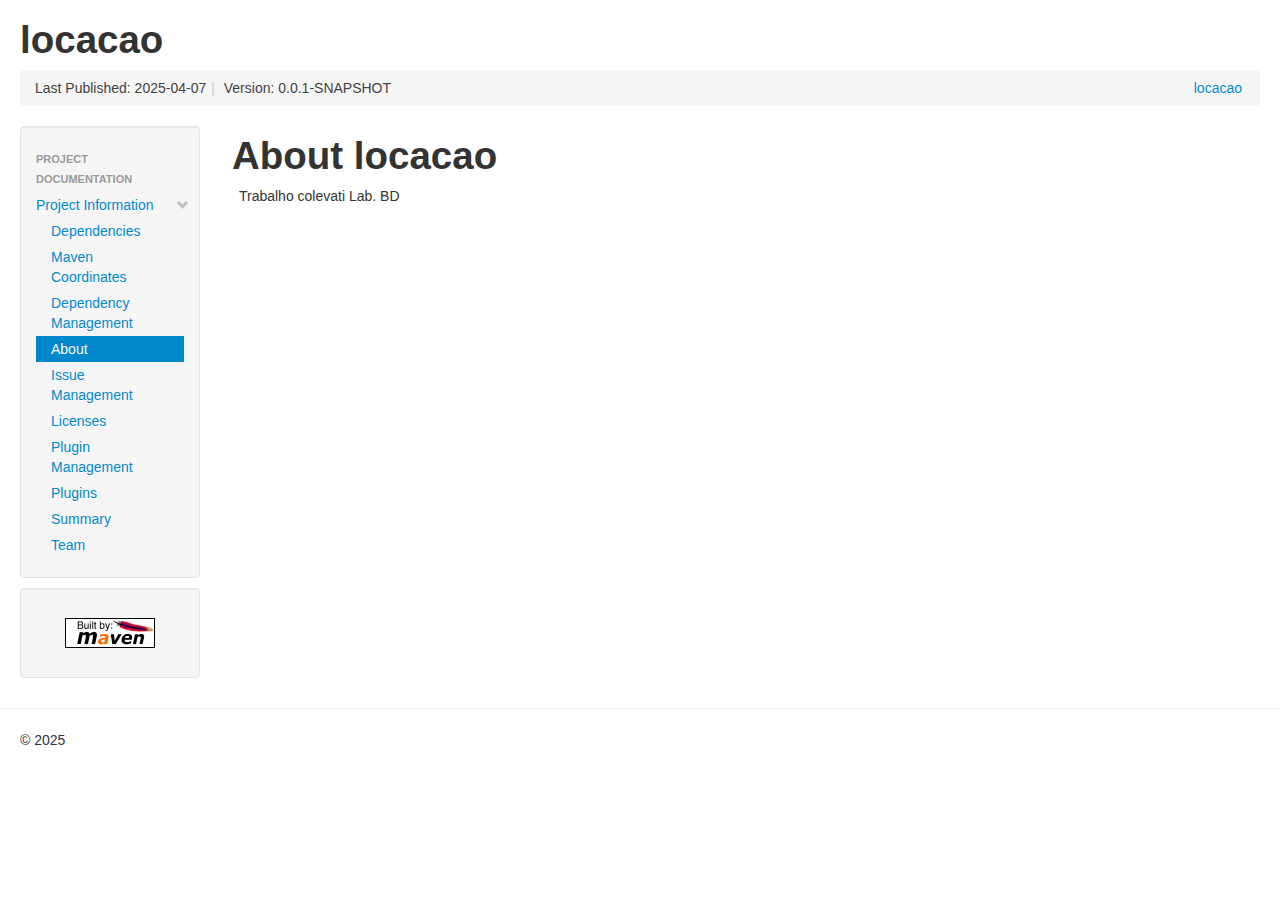
<file: target/site/index.html>
<!DOCTYPE html>


<!--
 | Generated by Apache Maven Doxia Site Renderer 2.0.0 from org.apache.maven.plugins:maven-project-info-reports-plugin:3.9.0:index at 2025-04-07
 | Rendered using Apache Maven Fluido Skin 2.0.0-M9
-->
<html xmlns="http://www.w3.org/1999/xhtml" lang="en">
  <head>
    <meta charset="UTF-8" />
    <meta name="viewport" content="width=device-width, initial-scale=1" />
    <meta name="generator" content="Apache Maven Doxia Site Renderer 2.0.0" />
    <title>About – locacao</title>
    <link rel="stylesheet" href="./css/apache-maven-fluido-2.0.0-M9.min.css" />
    <link rel="stylesheet" href="./css/site.css" />
    <link rel="stylesheet" href="./css/print.css" media="print" />
    <script src="./js/apache-maven-fluido-2.0.0-M9.min.js"></script>
  </head>
  <body>
    <div class="container-fluid container-fluid-top">
      <header>
        <div id="banner">
          <div class="pull-left"><div id="bannerLeft"><h1>locacao</h1></div></div>
          <div class="pull-right"></div>
          <div class="clear"><hr/></div>
        </div>

        <div id="breadcrumbs">
          <ul class="breadcrumb">
        <li id="publishDate">Last Published: 2025-04-07<span class="divider">|</span>
</li>
          <li id="projectVersion">Version: 0.0.1-SNAPSHOT</li>
        <li class="pull-right"><a>locacao</a></li>
          </ul>
        </div>
      </header>
      <div class="row-fluid">
        <header id="leftColumn" class="span2">
          <nav class="well sidebar-nav">
  <ul class="nav nav-list">
   <li class="nav-header">Project Documentation</li>
    <li><a href="project-info.html"><span class="icon-chevron-down"></span>Project Information</a>
     <ul class="nav nav-list">
      <li><a href="dependencies.html">Dependencies</a></li>
      <li><a href="dependency-info.html">Maven Coordinates</a></li>
      <li><a href="dependency-management.html">Dependency Management</a></li>
      <li class="active"><a>About</a></li>
      <li><a href="issue-management.html">Issue Management</a></li>
      <li><a href="licenses.html">Licenses</a></li>
      <li><a href="plugin-management.html">Plugin Management</a></li>
      <li><a href="plugins.html">Plugins</a></li>
      <li><a href="summary.html">Summary</a></li>
      <li><a href="team.html">Team</a></li>
     </ul></li>
  </ul>
          </nav>
          <div class="well sidebar-nav">
            <div id="poweredBy">
              <div class="clear"></div>
              <div class="clear"></div>
<a href="https://maven.apache.org/" class="builtBy" target="_blank"><img class="builtBy" alt="Built by Maven" src="./images/logos/maven-feather.png" /></a>
            </div>
          </div>
        </header>
        <main id="bodyColumn" class="span10">
<section><a id="About_locacao"></a>
<h1>About locacao</h1>
<p>Trabalho colevati Lab. BD</p></section>
        </main>
      </div>
    </div>
    <hr/>
    <footer>
      <div class="container-fluid">
        <div class="row-fluid">
            <p>©      2025
</p>
        </div>
      </div>
    </footer>
<script>
  if(anchors) {
    anchors.add();
  }
</script>
  </body>
</html>
</file>
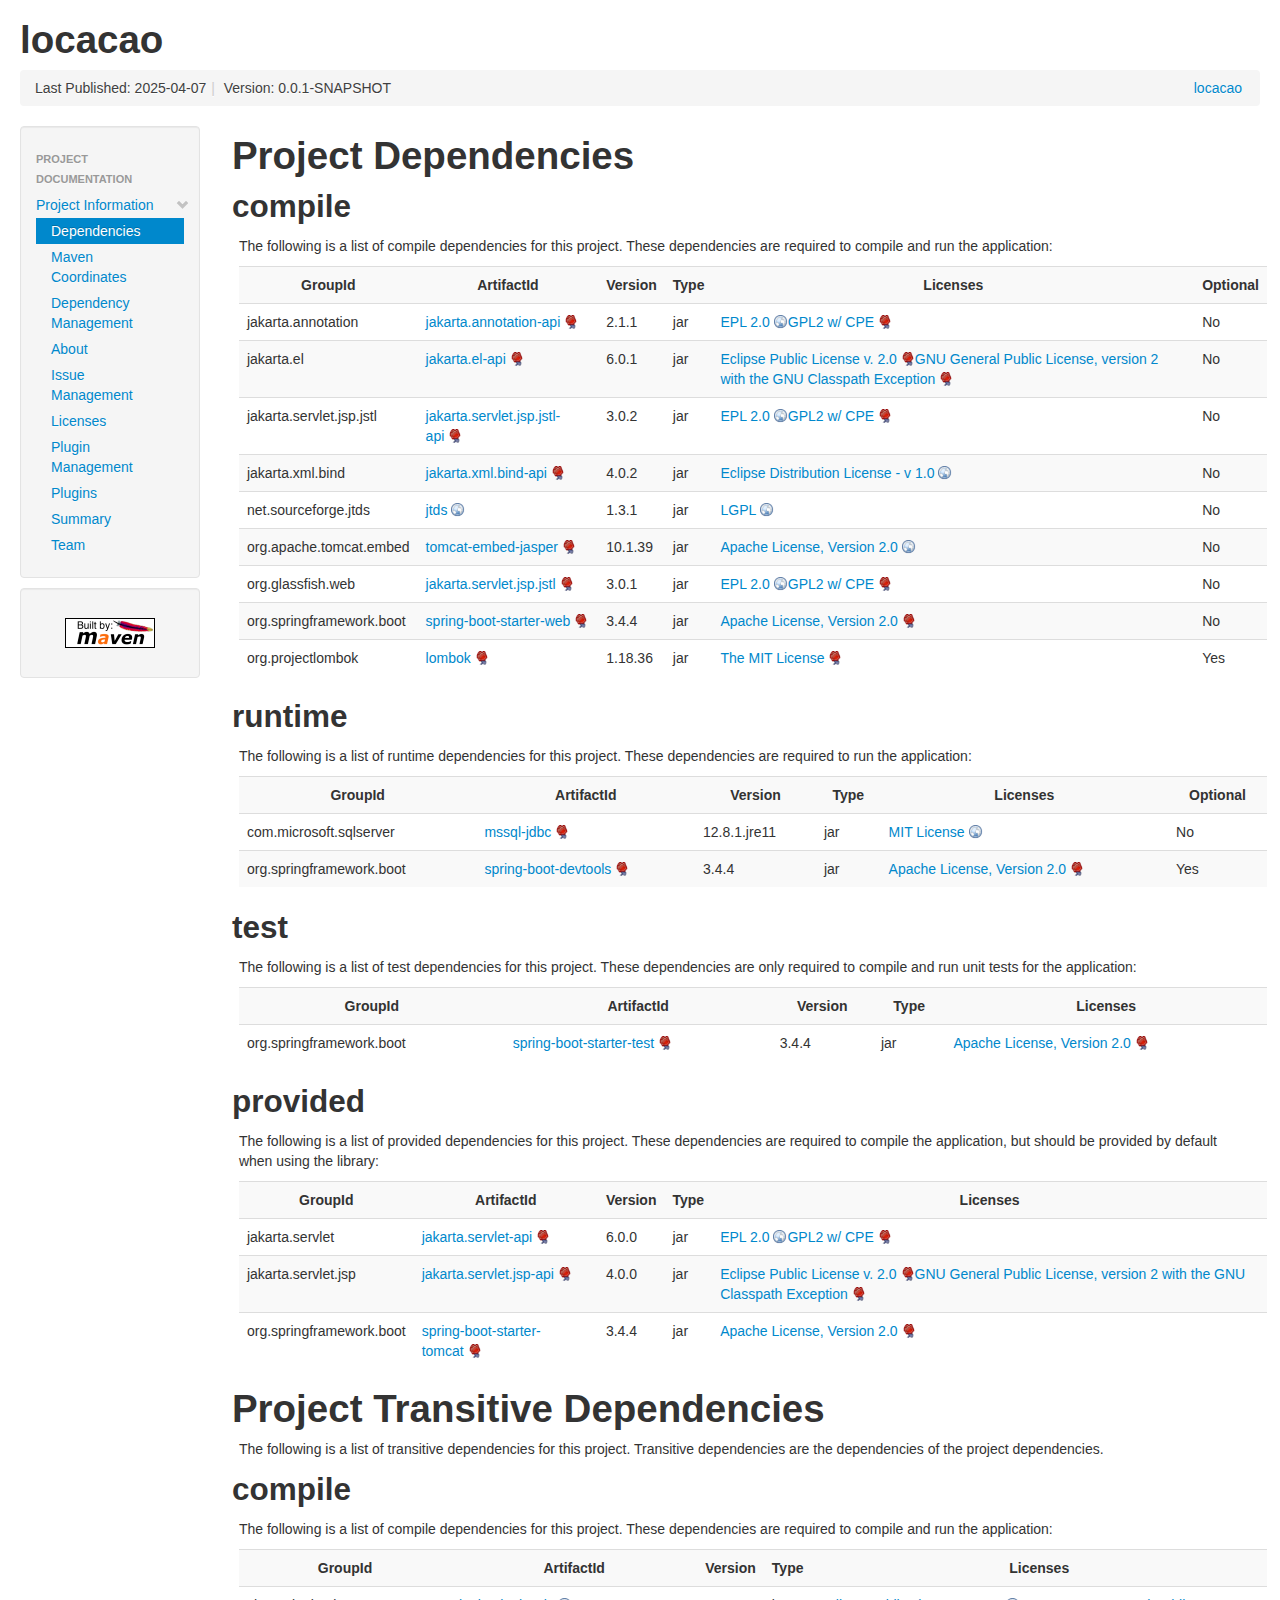
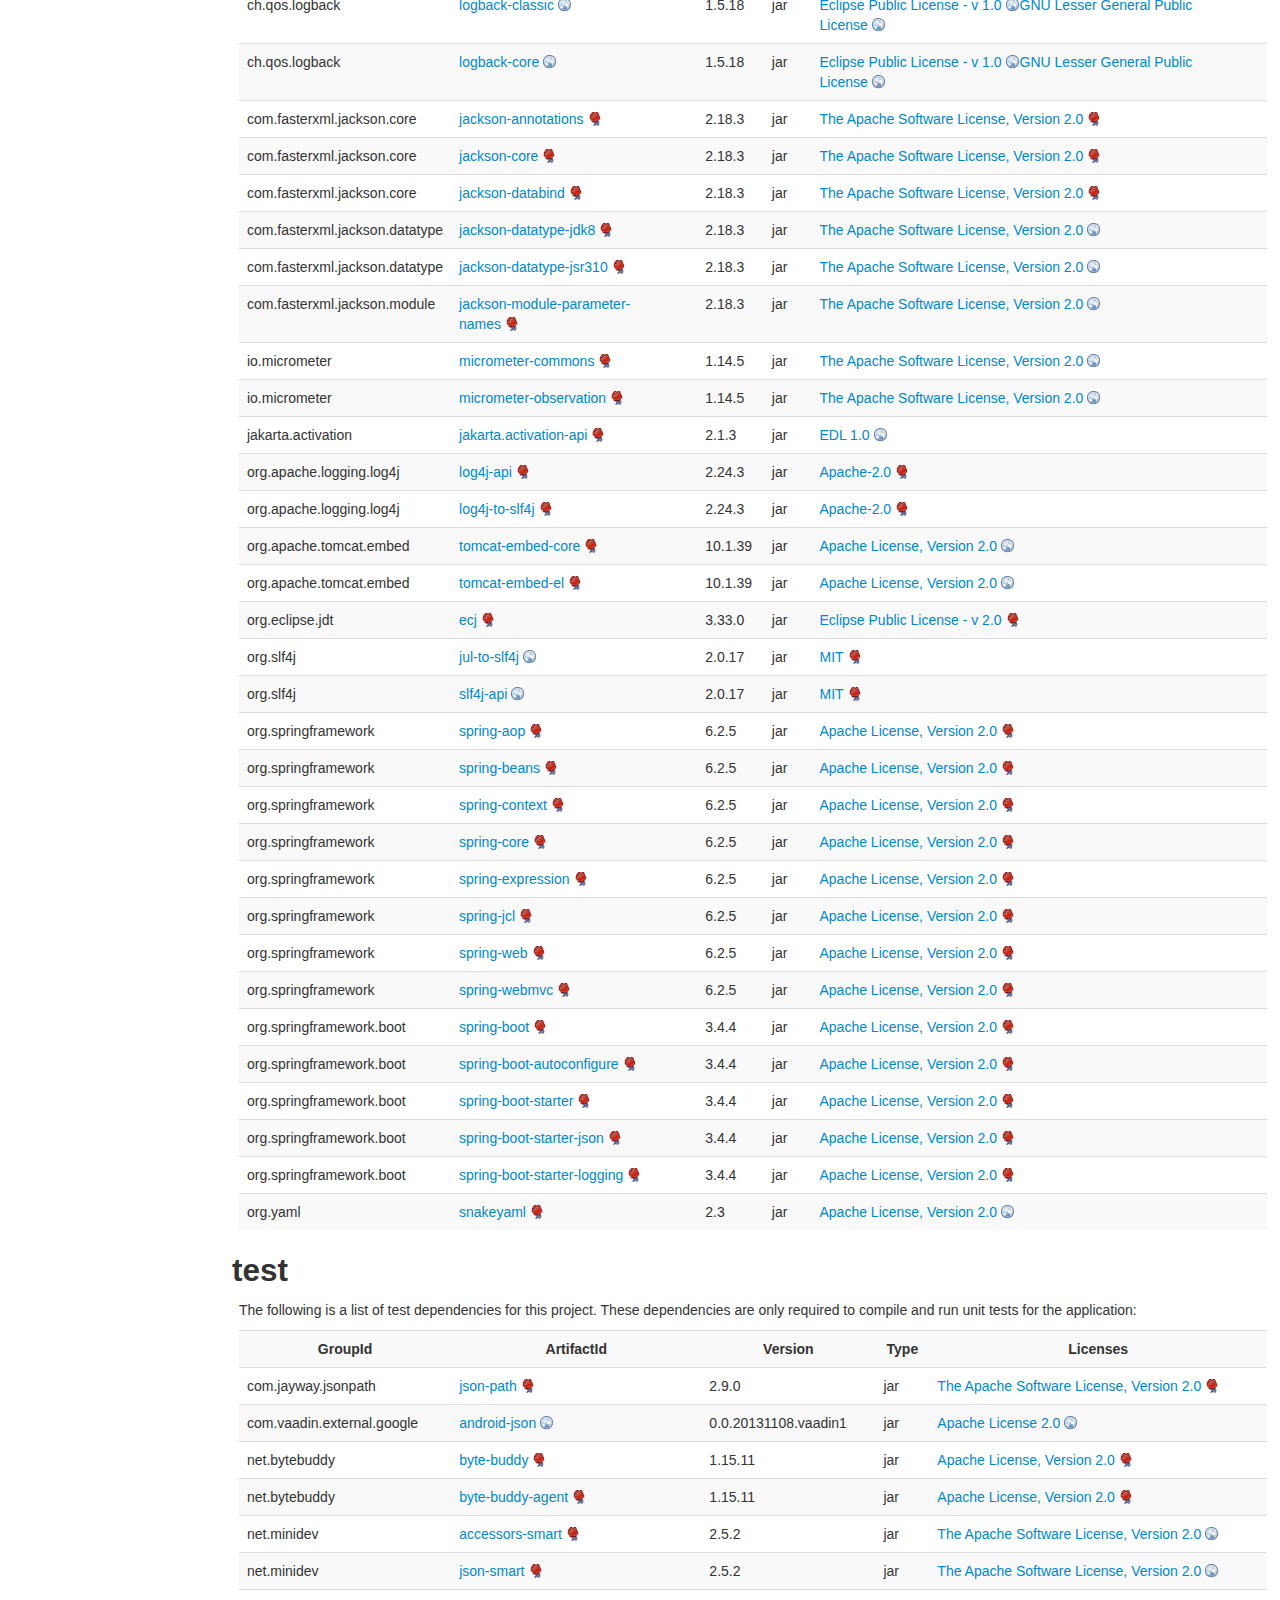
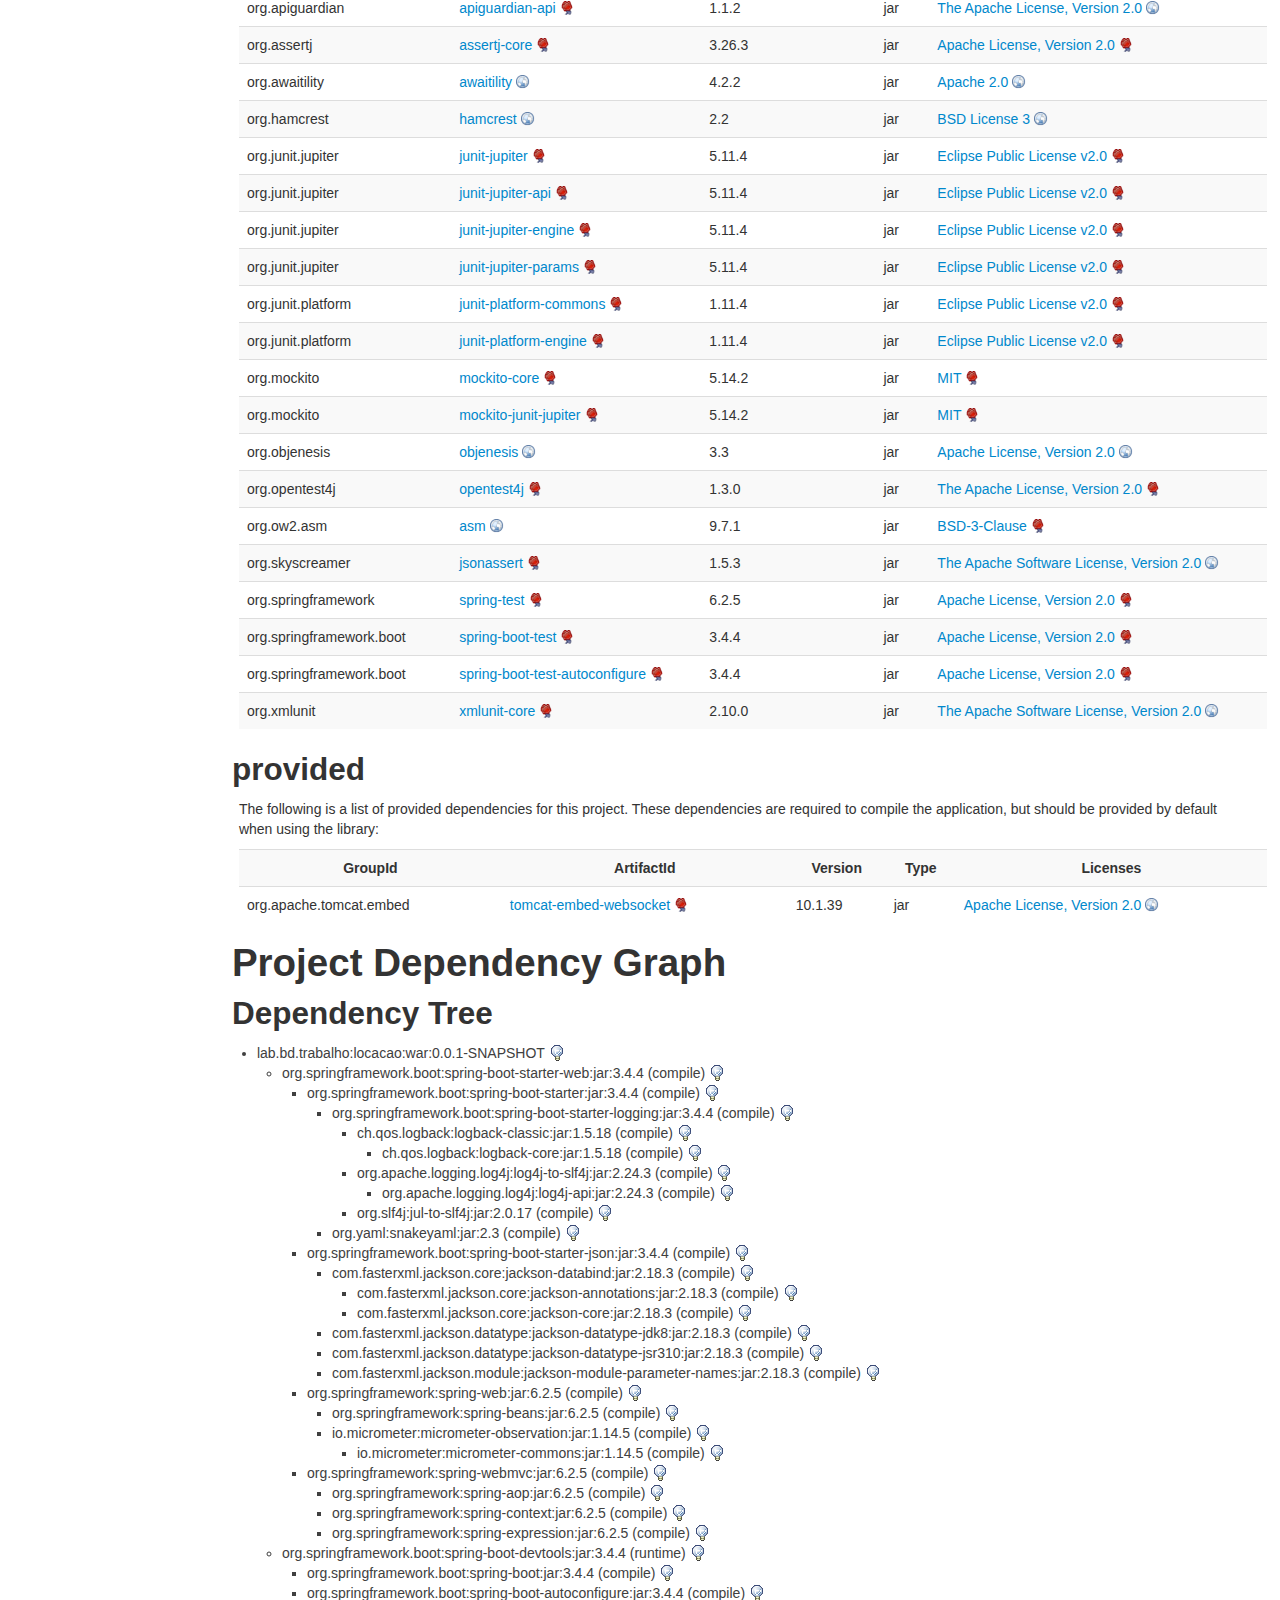
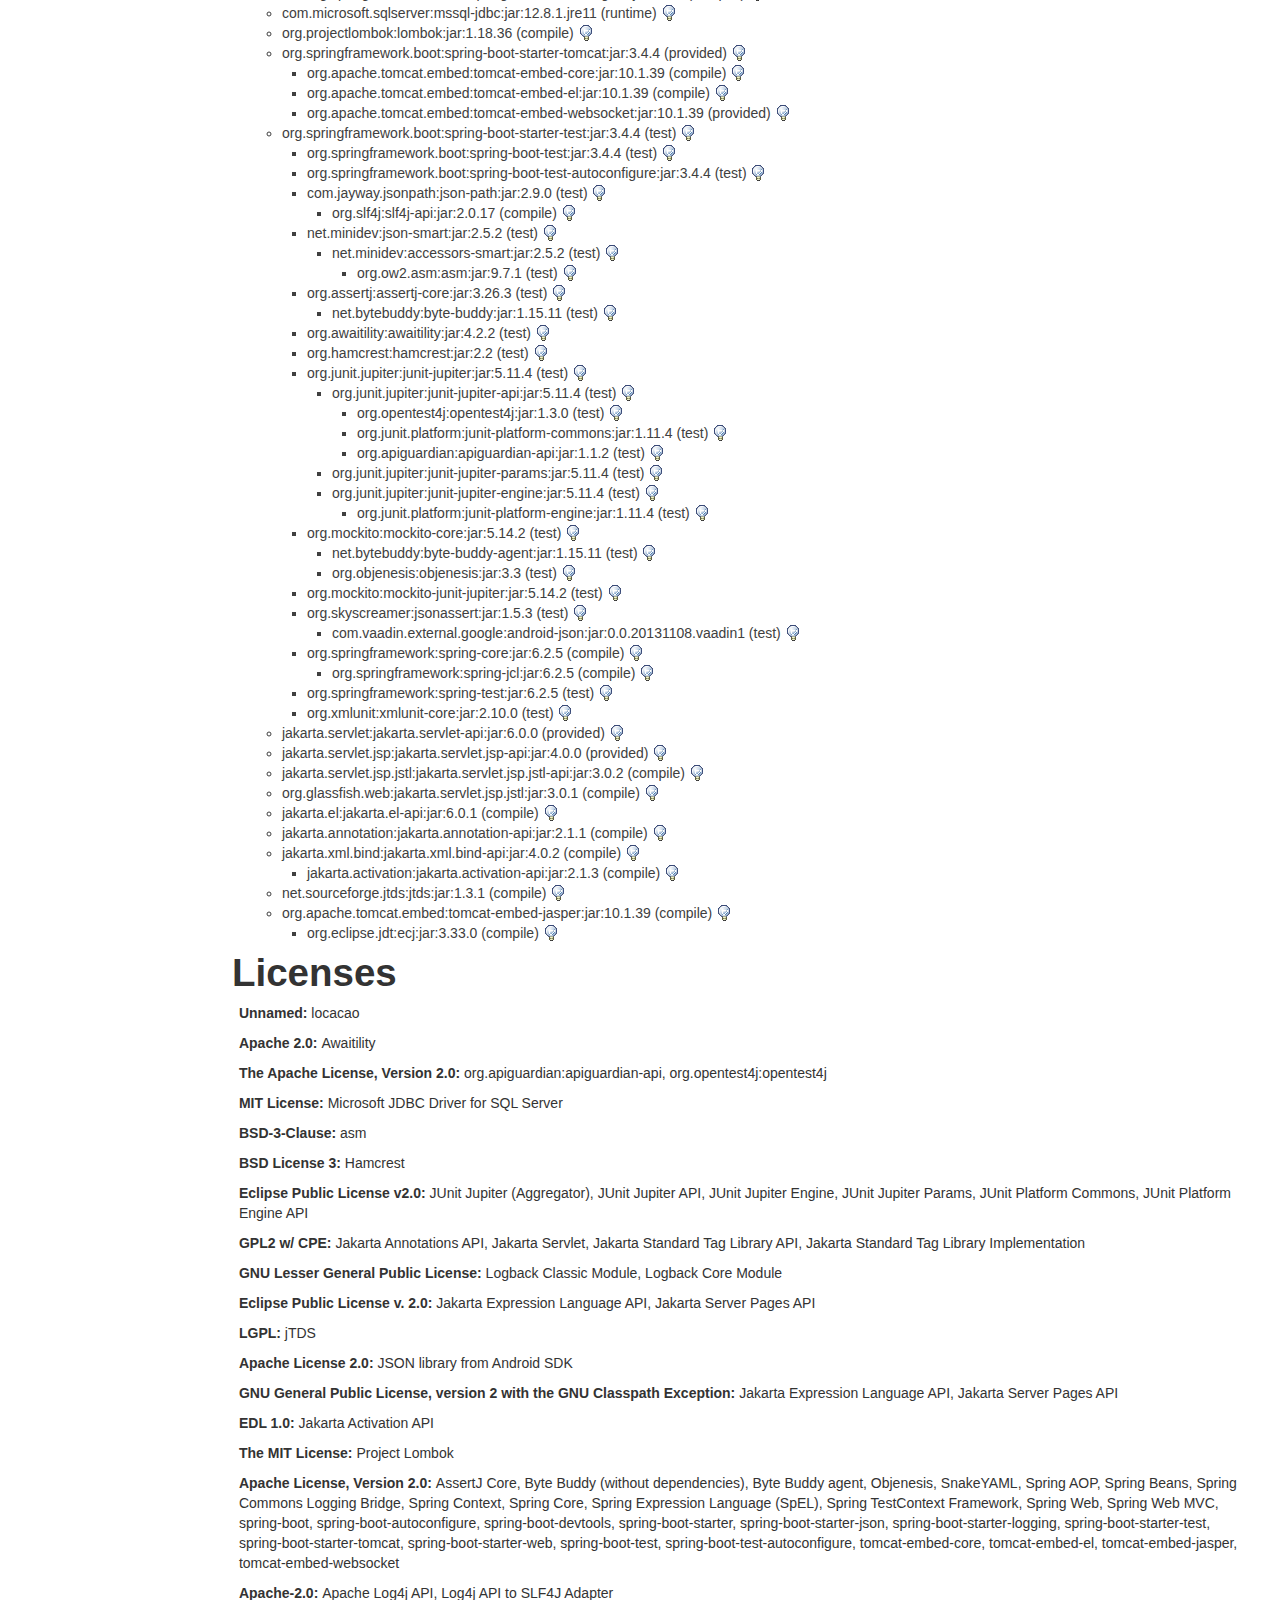
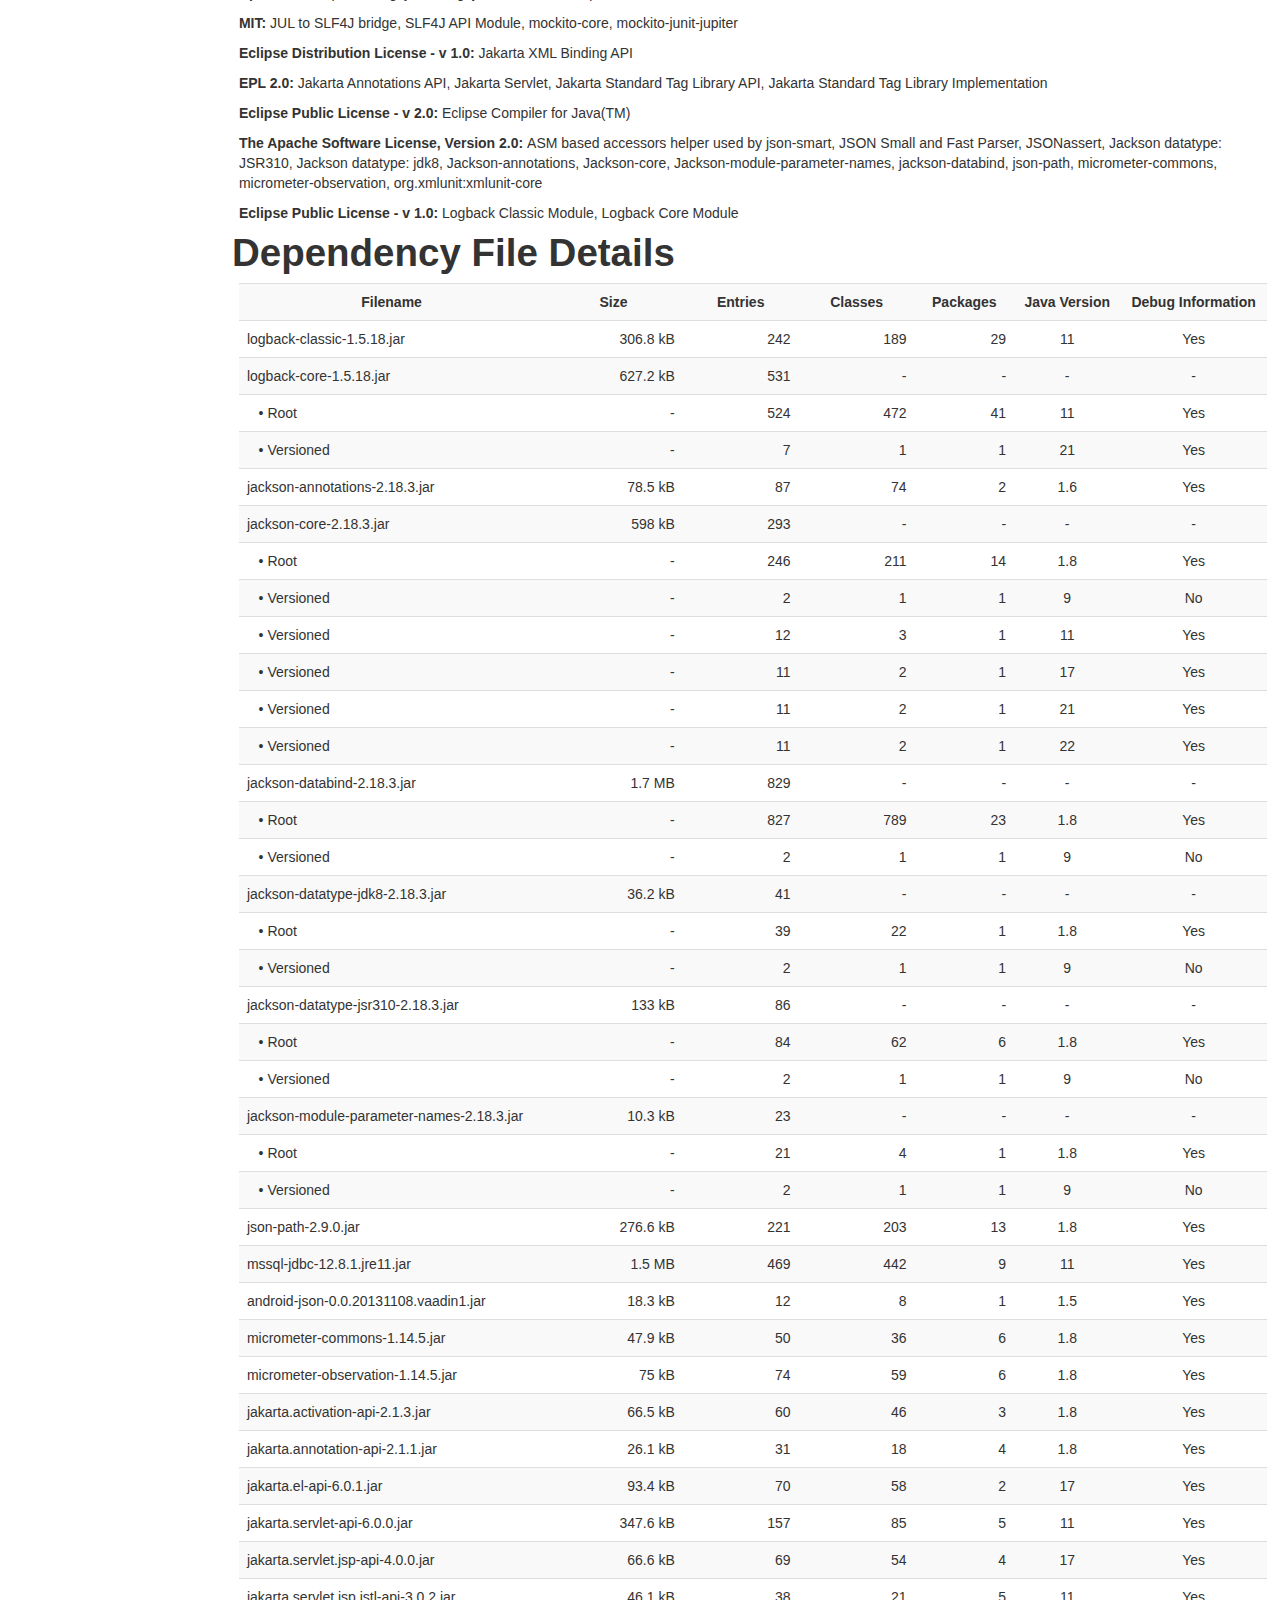
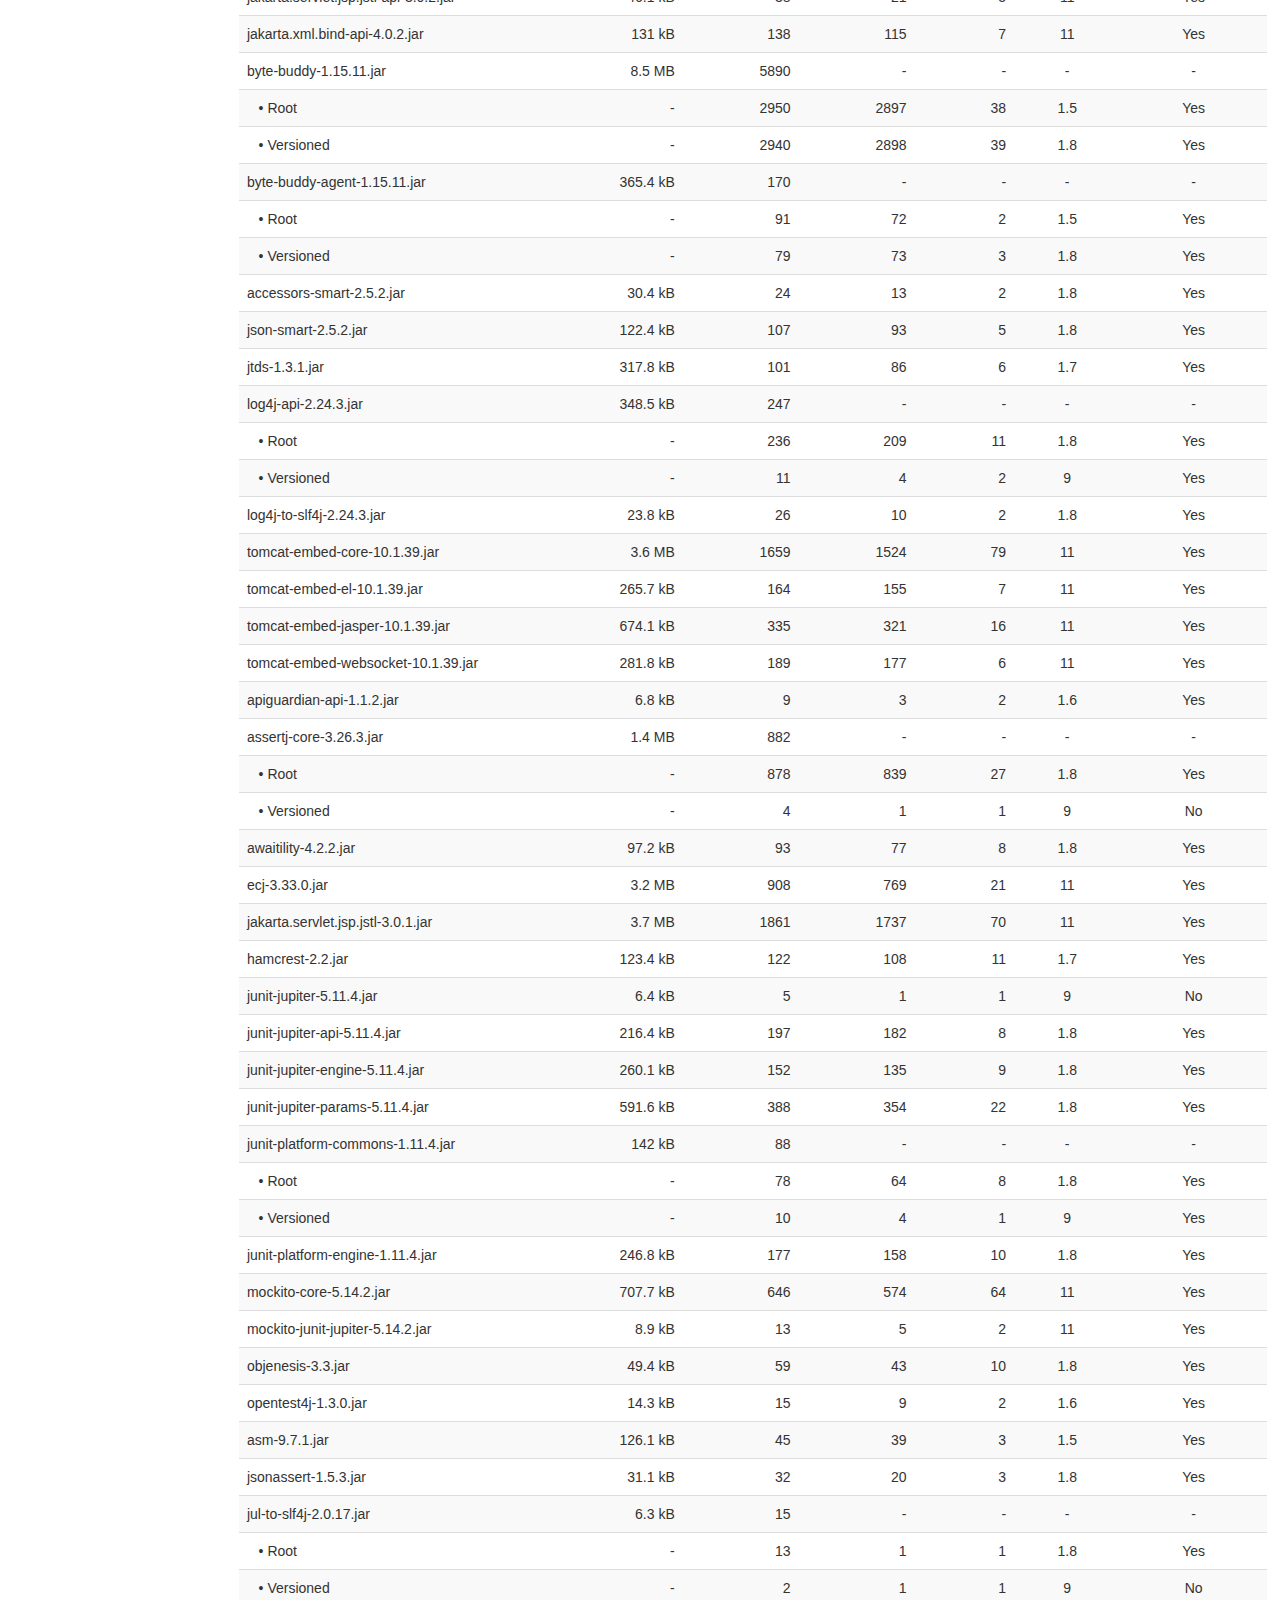
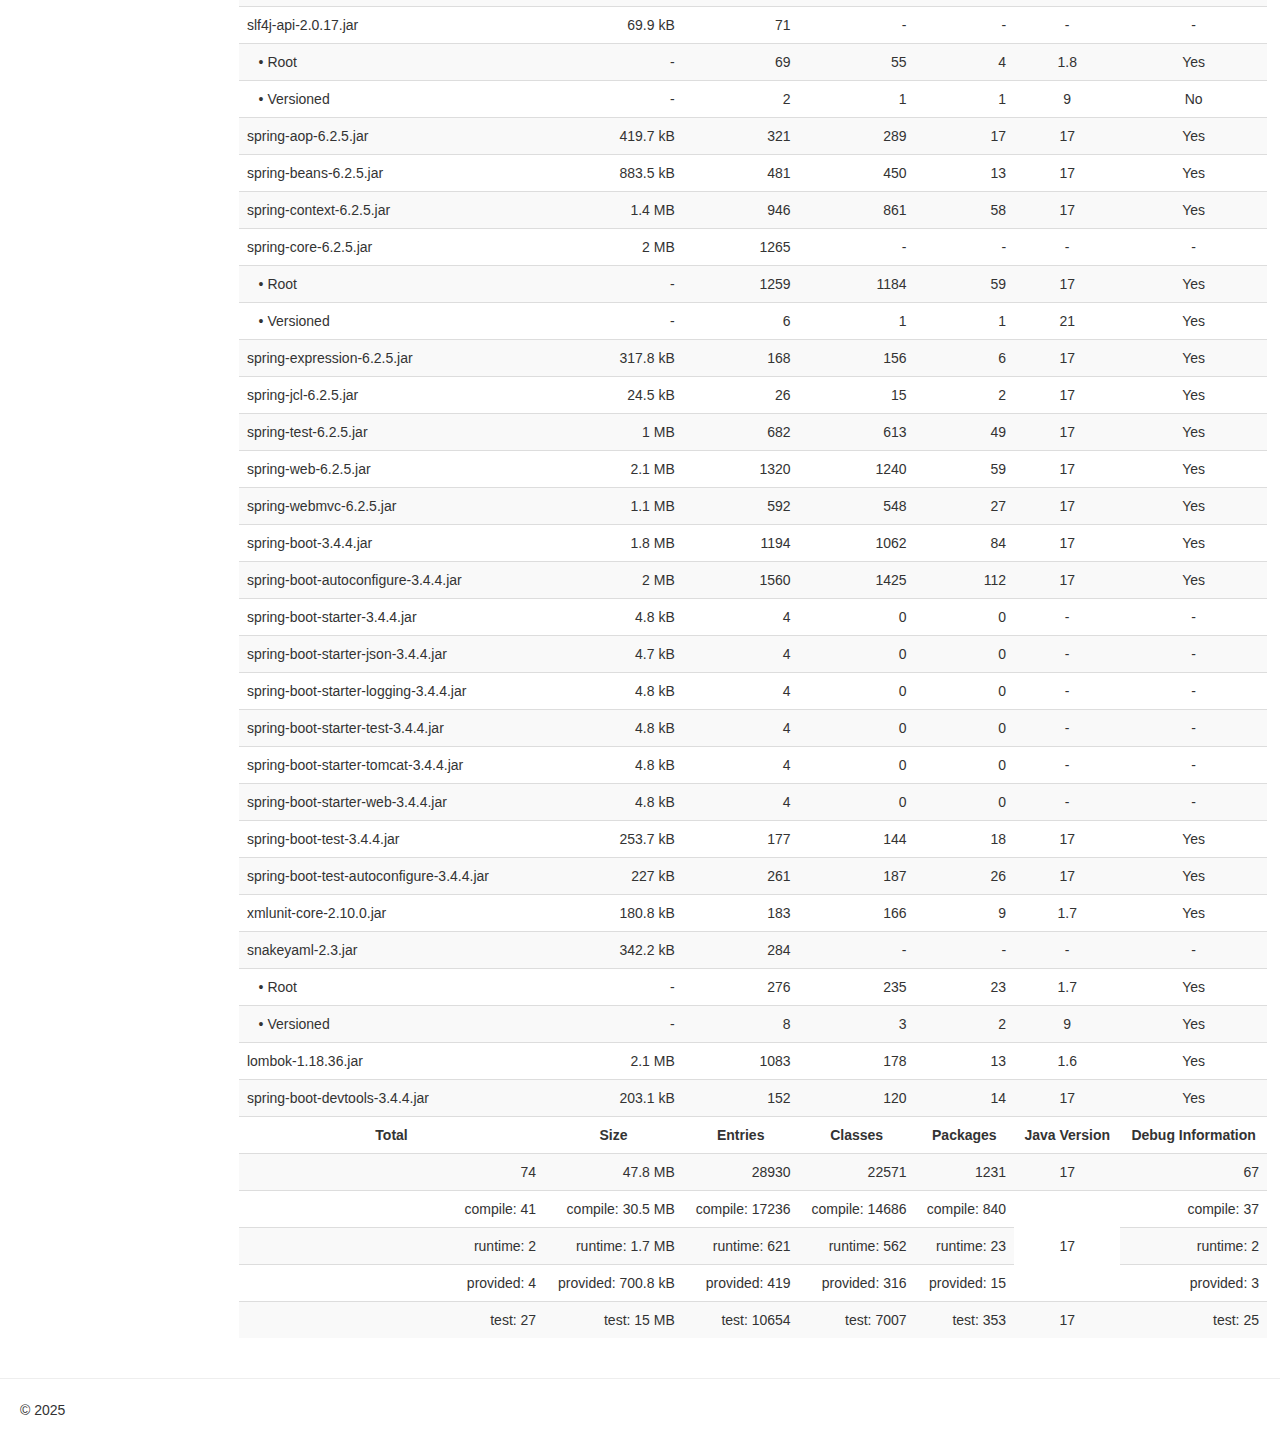
<file: target/site/dependencies.html>
<!DOCTYPE html>


<!--
 | Generated by Apache Maven Doxia Site Renderer 2.0.0 from org.apache.maven.plugins:maven-project-info-reports-plugin:3.9.0:dependencies at 2025-04-07
 | Rendered using Apache Maven Fluido Skin 2.0.0-M9
-->
<html xmlns="http://www.w3.org/1999/xhtml" lang="en">
  <head>
    <meta charset="UTF-8" />
    <meta name="viewport" content="width=device-width, initial-scale=1" />
    <meta name="generator" content="Apache Maven Doxia Site Renderer 2.0.0" />
    <title>Project Dependencies – locacao</title>
    <link rel="stylesheet" href="./css/apache-maven-fluido-2.0.0-M9.min.css" />
    <link rel="stylesheet" href="./css/site.css" />
    <link rel="stylesheet" href="./css/print.css" media="print" />
    <script src="./js/apache-maven-fluido-2.0.0-M9.min.js"></script>
  </head>
  <body>
    <div class="container-fluid container-fluid-top">
      <header>
        <div id="banner">
          <div class="pull-left"><div id="bannerLeft"><h1>locacao</h1></div></div>
          <div class="pull-right"></div>
          <div class="clear"><hr/></div>
        </div>

        <div id="breadcrumbs">
          <ul class="breadcrumb">
        <li id="publishDate">Last Published: 2025-04-07<span class="divider">|</span>
</li>
          <li id="projectVersion">Version: 0.0.1-SNAPSHOT</li>
        <li class="pull-right"><a>locacao</a></li>
          </ul>
        </div>
      </header>
      <div class="row-fluid">
        <header id="leftColumn" class="span2">
          <nav class="well sidebar-nav">
  <ul class="nav nav-list">
   <li class="nav-header">Project Documentation</li>
    <li><a href="project-info.html"><span class="icon-chevron-down"></span>Project Information</a>
     <ul class="nav nav-list">
      <li class="active"><a>Dependencies</a></li>
      <li><a href="dependency-info.html">Maven Coordinates</a></li>
      <li><a href="dependency-management.html">Dependency Management</a></li>
      <li><a href="index.html">About</a></li>
      <li><a href="issue-management.html">Issue Management</a></li>
      <li><a href="licenses.html">Licenses</a></li>
      <li><a href="plugin-management.html">Plugin Management</a></li>
      <li><a href="plugins.html">Plugins</a></li>
      <li><a href="summary.html">Summary</a></li>
      <li><a href="team.html">Team</a></li>
     </ul></li>
  </ul>
          </nav>
          <div class="well sidebar-nav">
            <div id="poweredBy">
              <div class="clear"></div>
              <div class="clear"></div>
<a href="https://maven.apache.org/" class="builtBy" target="_blank"><img class="builtBy" alt="Built by Maven" src="./images/logos/maven-feather.png" /></a>
            </div>
          </div>
        </header>
        <main id="bodyColumn" class="span10">
<section><a id="Project_Dependencies"></a>
<h1>Project Dependencies</h1><section><a id="Project_Dependencies_compile"></a>
<h2>compile</h2>
<p>The following is a list of compile dependencies for this project. These dependencies are required to compile and run the application:</p>
<table class="table table-striped">
<tr class="a">
<th>GroupId</th>
<th>ArtifactId</th>
<th>Version</th>
<th>Type</th>
<th>Licenses</th>
<th>Optional</th></tr>
<tr class="b">
<td>jakarta.annotation</td>
<td><a class="externalLink" href="https://projects.eclipse.org/projects/ee4j.ca">jakarta.annotation-api</a></td>
<td>2.1.1</td>
<td>jar</td>
<td><a class="externalLink" href="http://www.eclipse.org/legal/epl-2.0">EPL 2.0</a><a class="externalLink" href="https://www.gnu.org/software/classpath/license.html">GPL2 w/ CPE</a></td>
<td>No</td></tr>
<tr class="a">
<td>jakarta.el</td>
<td><a class="externalLink" href="https://projects.eclipse.org/projects/ee4j.el">jakarta.el-api</a></td>
<td>6.0.1</td>
<td>jar</td>
<td><a class="externalLink" href="https://www.eclipse.org/org/documents/epl-2.0/EPL-2.0.txt">Eclipse Public License v. 2.0</a><a class="externalLink" href="https://www.gnu.org/software/classpath/license.html">GNU General Public License, version 2 with the GNU Classpath Exception</a></td>
<td>No</td></tr>
<tr class="b">
<td>jakarta.servlet.jsp.jstl</td>
<td><a class="externalLink" href="https://projects.eclipse.org/projects/ee4j.jstl">jakarta.servlet.jsp.jstl-api</a></td>
<td>3.0.2</td>
<td>jar</td>
<td><a class="externalLink" href="http://www.eclipse.org/legal/epl-2.0">EPL 2.0</a><a class="externalLink" href="https://www.gnu.org/software/classpath/license.html">GPL2 w/ CPE</a></td>
<td>No</td></tr>
<tr class="a">
<td>jakarta.xml.bind</td>
<td><a class="externalLink" href="https://github.com/jakartaee/jaxb-api/jakarta.xml.bind-api">jakarta.xml.bind-api</a></td>
<td>4.0.2</td>
<td>jar</td>
<td><a class="externalLink" href="http://www.eclipse.org/org/documents/edl-v10.php">Eclipse Distribution License - v 1.0</a></td>
<td>No</td></tr>
<tr class="b">
<td>net.sourceforge.jtds</td>
<td><a class="externalLink" href="http://jtds.sourceforge.net">jtds</a></td>
<td>1.3.1</td>
<td>jar</td>
<td><a class="externalLink" href="http://www.gnu.org/copyleft/lesser.html">LGPL</a></td>
<td>No</td></tr>
<tr class="a">
<td>org.apache.tomcat.embed</td>
<td><a class="externalLink" href="https://tomcat.apache.org/">tomcat-embed-jasper</a></td>
<td>10.1.39</td>
<td>jar</td>
<td><a class="externalLink" href="http://www.apache.org/licenses/LICENSE-2.0.txt">Apache License, Version 2.0</a></td>
<td>No</td></tr>
<tr class="b">
<td>org.glassfish.web</td>
<td><a class="externalLink" href="https://projects.eclipse.org/projects/ee4j.jstl">jakarta.servlet.jsp.jstl</a></td>
<td>3.0.1</td>
<td>jar</td>
<td><a class="externalLink" href="http://www.eclipse.org/legal/epl-2.0">EPL 2.0</a><a class="externalLink" href="https://www.gnu.org/software/classpath/license.html">GPL2 w/ CPE</a></td>
<td>No</td></tr>
<tr class="a">
<td>org.springframework.boot</td>
<td><a class="externalLink" href="https://spring.io/projects/spring-boot">spring-boot-starter-web</a></td>
<td>3.4.4</td>
<td>jar</td>
<td><a class="externalLink" href="https://www.apache.org/licenses/LICENSE-2.0">Apache License, Version 2.0</a></td>
<td>No</td></tr>
<tr class="b">
<td>org.projectlombok</td>
<td><a class="externalLink" href="https://projectlombok.org">lombok</a></td>
<td>1.18.36</td>
<td>jar</td>
<td><a class="externalLink" href="https://projectlombok.org/LICENSE">The MIT License</a></td>
<td>Yes</td></tr></table></section><section><a id="Project_Dependencies_runtime"></a>
<h2>runtime</h2>
<p>The following is a list of runtime dependencies for this project. These dependencies are required to run the application:</p>
<table class="table table-striped">
<tr class="a">
<th>GroupId</th>
<th>ArtifactId</th>
<th>Version</th>
<th>Type</th>
<th>Licenses</th>
<th>Optional</th></tr>
<tr class="b">
<td>com.microsoft.sqlserver</td>
<td><a class="externalLink" href="https://github.com/Microsoft/mssql-jdbc">mssql-jdbc</a></td>
<td>12.8.1.jre11</td>
<td>jar</td>
<td><a class="externalLink" href="http://www.opensource.org/licenses/mit-license.php">MIT License</a></td>
<td>No</td></tr>
<tr class="a">
<td>org.springframework.boot</td>
<td><a class="externalLink" href="https://spring.io/projects/spring-boot">spring-boot-devtools</a></td>
<td>3.4.4</td>
<td>jar</td>
<td><a class="externalLink" href="https://www.apache.org/licenses/LICENSE-2.0">Apache License, Version 2.0</a></td>
<td>Yes</td></tr></table></section><section><a id="Project_Dependencies_test"></a>
<h2>test</h2>
<p>The following is a list of test dependencies for this project. These dependencies are only required to compile and run unit tests for the application:</p>
<table class="table table-striped">
<tr class="a">
<th>GroupId</th>
<th>ArtifactId</th>
<th>Version</th>
<th>Type</th>
<th>Licenses</th></tr>
<tr class="b">
<td>org.springframework.boot</td>
<td><a class="externalLink" href="https://spring.io/projects/spring-boot">spring-boot-starter-test</a></td>
<td>3.4.4</td>
<td>jar</td>
<td><a class="externalLink" href="https://www.apache.org/licenses/LICENSE-2.0">Apache License, Version 2.0</a></td></tr></table></section><section><a id="Project_Dependencies_provided"></a>
<h2>provided</h2>
<p>The following is a list of provided dependencies for this project. These dependencies are required to compile the application, but should be provided by default when using the library:</p>
<table class="table table-striped">
<tr class="a">
<th>GroupId</th>
<th>ArtifactId</th>
<th>Version</th>
<th>Type</th>
<th>Licenses</th></tr>
<tr class="b">
<td>jakarta.servlet</td>
<td><a class="externalLink" href="https://projects.eclipse.org/projects/ee4j.servlet">jakarta.servlet-api</a></td>
<td>6.0.0</td>
<td>jar</td>
<td><a class="externalLink" href="http://www.eclipse.org/legal/epl-2.0">EPL 2.0</a><a class="externalLink" href="https://www.gnu.org/software/classpath/license.html">GPL2 w/ CPE</a></td></tr>
<tr class="a">
<td>jakarta.servlet.jsp</td>
<td><a class="externalLink" href="https://projects.eclipse.org/projects/ee4j.jsp">jakarta.servlet.jsp-api</a></td>
<td>4.0.0</td>
<td>jar</td>
<td><a class="externalLink" href="https://www.eclipse.org/org/documents/epl-2.0/EPL-2.0.txt">Eclipse Public License v. 2.0</a><a class="externalLink" href="https://www.gnu.org/software/classpath/license.html">GNU General Public License, version 2 with the GNU Classpath Exception</a></td></tr>
<tr class="b">
<td>org.springframework.boot</td>
<td><a class="externalLink" href="https://spring.io/projects/spring-boot">spring-boot-starter-tomcat</a></td>
<td>3.4.4</td>
<td>jar</td>
<td><a class="externalLink" href="https://www.apache.org/licenses/LICENSE-2.0">Apache License, Version 2.0</a></td></tr></table></section></section><section><a id="Project_Transitive_Dependencies"></a>
<h1>Project Transitive Dependencies</h1>
<p>The following is a list of transitive dependencies for this project. Transitive dependencies are the dependencies of the project dependencies.</p><section><a id="Project_Transitive_Dependencies_compile"></a>
<h2>compile</h2>
<p>The following is a list of compile dependencies for this project. These dependencies are required to compile and run the application:</p>
<table class="table table-striped">
<tr class="a">
<th>GroupId</th>
<th>ArtifactId</th>
<th>Version</th>
<th>Type</th>
<th>Licenses</th></tr>
<tr class="b">
<td>ch.qos.logback</td>
<td><a class="externalLink" href="http://logback.qos.ch/logback-classic">logback-classic</a></td>
<td>1.5.18</td>
<td>jar</td>
<td><a class="externalLink" href="http://www.eclipse.org/legal/epl-v10.html">Eclipse Public License - v 1.0</a><a class="externalLink" href="http://www.gnu.org/licenses/old-licenses/lgpl-2.1.html">GNU Lesser General Public License</a></td></tr>
<tr class="a">
<td>ch.qos.logback</td>
<td><a class="externalLink" href="http://logback.qos.ch/logback-core">logback-core</a></td>
<td>1.5.18</td>
<td>jar</td>
<td><a class="externalLink" href="http://www.eclipse.org/legal/epl-v10.html">Eclipse Public License - v 1.0</a><a class="externalLink" href="http://www.gnu.org/licenses/old-licenses/lgpl-2.1.html">GNU Lesser General Public License</a></td></tr>
<tr class="b">
<td>com.fasterxml.jackson.core</td>
<td><a class="externalLink" href="https://github.com/FasterXML/jackson">jackson-annotations</a></td>
<td>2.18.3</td>
<td>jar</td>
<td><a class="externalLink" href="https://www.apache.org/licenses/LICENSE-2.0.txt">The Apache Software License, Version 2.0</a></td></tr>
<tr class="a">
<td>com.fasterxml.jackson.core</td>
<td><a class="externalLink" href="https://github.com/FasterXML/jackson-core">jackson-core</a></td>
<td>2.18.3</td>
<td>jar</td>
<td><a class="externalLink" href="https://www.apache.org/licenses/LICENSE-2.0.txt">The Apache Software License, Version 2.0</a></td></tr>
<tr class="b">
<td>com.fasterxml.jackson.core</td>
<td><a class="externalLink" href="https://github.com/FasterXML/jackson">jackson-databind</a></td>
<td>2.18.3</td>
<td>jar</td>
<td><a class="externalLink" href="https://www.apache.org/licenses/LICENSE-2.0.txt">The Apache Software License, Version 2.0</a></td></tr>
<tr class="a">
<td>com.fasterxml.jackson.datatype</td>
<td><a class="externalLink" href="https://github.com/FasterXML/jackson-modules-java8/jackson-datatype-jdk8">jackson-datatype-jdk8</a></td>
<td>2.18.3</td>
<td>jar</td>
<td><a class="externalLink" href="http://www.apache.org/licenses/LICENSE-2.0.txt">The Apache Software License, Version 2.0</a></td></tr>
<tr class="b">
<td>com.fasterxml.jackson.datatype</td>
<td><a class="externalLink" href="https://github.com/FasterXML/jackson-modules-java8/jackson-datatype-jsr310">jackson-datatype-jsr310</a></td>
<td>2.18.3</td>
<td>jar</td>
<td><a class="externalLink" href="http://www.apache.org/licenses/LICENSE-2.0.txt">The Apache Software License, Version 2.0</a></td></tr>
<tr class="a">
<td>com.fasterxml.jackson.module</td>
<td><a class="externalLink" href="https://github.com/FasterXML/jackson-modules-java8/jackson-module-parameter-names">jackson-module-parameter-names</a></td>
<td>2.18.3</td>
<td>jar</td>
<td><a class="externalLink" href="http://www.apache.org/licenses/LICENSE-2.0.txt">The Apache Software License, Version 2.0</a></td></tr>
<tr class="b">
<td>io.micrometer</td>
<td><a class="externalLink" href="https://github.com/micrometer-metrics/micrometer">micrometer-commons</a></td>
<td>1.14.5</td>
<td>jar</td>
<td><a class="externalLink" href="http://www.apache.org/licenses/LICENSE-2.0.txt">The Apache Software License, Version 2.0</a></td></tr>
<tr class="a">
<td>io.micrometer</td>
<td><a class="externalLink" href="https://github.com/micrometer-metrics/micrometer">micrometer-observation</a></td>
<td>1.14.5</td>
<td>jar</td>
<td><a class="externalLink" href="http://www.apache.org/licenses/LICENSE-2.0.txt">The Apache Software License, Version 2.0</a></td></tr>
<tr class="b">
<td>jakarta.activation</td>
<td><a class="externalLink" href="https://github.com/jakartaee/jaf-api">jakarta.activation-api</a></td>
<td>2.1.3</td>
<td>jar</td>
<td><a class="externalLink" href="http://www.eclipse.org/org/documents/edl-v10.php">EDL 1.0</a></td></tr>
<tr class="a">
<td>org.apache.logging.log4j</td>
<td><a class="externalLink" href="https://logging.apache.org/log4j/2.x/log4j/log4j-api/">log4j-api</a></td>
<td>2.24.3</td>
<td>jar</td>
<td><a class="externalLink" href="https://www.apache.org/licenses/LICENSE-2.0.txt">Apache-2.0</a></td></tr>
<tr class="b">
<td>org.apache.logging.log4j</td>
<td><a class="externalLink" href="https://logging.apache.org/log4j/2.x/log4j/log4j-to-slf4j/">log4j-to-slf4j</a></td>
<td>2.24.3</td>
<td>jar</td>
<td><a class="externalLink" href="https://www.apache.org/licenses/LICENSE-2.0.txt">Apache-2.0</a></td></tr>
<tr class="a">
<td>org.apache.tomcat.embed</td>
<td><a class="externalLink" href="https://tomcat.apache.org/">tomcat-embed-core</a></td>
<td>10.1.39</td>
<td>jar</td>
<td><a class="externalLink" href="http://www.apache.org/licenses/LICENSE-2.0.txt">Apache License, Version 2.0</a></td></tr>
<tr class="b">
<td>org.apache.tomcat.embed</td>
<td><a class="externalLink" href="https://tomcat.apache.org/">tomcat-embed-el</a></td>
<td>10.1.39</td>
<td>jar</td>
<td><a class="externalLink" href="http://www.apache.org/licenses/LICENSE-2.0.txt">Apache License, Version 2.0</a></td></tr>
<tr class="a">
<td>org.eclipse.jdt</td>
<td><a class="externalLink" href="https://projects.eclipse.org/projects/eclipse.jdt">ecj</a></td>
<td>3.33.0</td>
<td>jar</td>
<td><a class="externalLink" href="https://www.eclipse.org/legal/epl-2.0/">Eclipse Public License - v 2.0</a></td></tr>
<tr class="b">
<td>org.slf4j</td>
<td><a class="externalLink" href="http://www.slf4j.org">jul-to-slf4j</a></td>
<td>2.0.17</td>
<td>jar</td>
<td><a class="externalLink" href="https://opensource.org/license/mit">MIT</a></td></tr>
<tr class="a">
<td>org.slf4j</td>
<td><a class="externalLink" href="http://www.slf4j.org">slf4j-api</a></td>
<td>2.0.17</td>
<td>jar</td>
<td><a class="externalLink" href="https://opensource.org/license/mit">MIT</a></td></tr>
<tr class="b">
<td>org.springframework</td>
<td><a class="externalLink" href="https://github.com/spring-projects/spring-framework">spring-aop</a></td>
<td>6.2.5</td>
<td>jar</td>
<td><a class="externalLink" href="https://www.apache.org/licenses/LICENSE-2.0">Apache License, Version 2.0</a></td></tr>
<tr class="a">
<td>org.springframework</td>
<td><a class="externalLink" href="https://github.com/spring-projects/spring-framework">spring-beans</a></td>
<td>6.2.5</td>
<td>jar</td>
<td><a class="externalLink" href="https://www.apache.org/licenses/LICENSE-2.0">Apache License, Version 2.0</a></td></tr>
<tr class="b">
<td>org.springframework</td>
<td><a class="externalLink" href="https://github.com/spring-projects/spring-framework">spring-context</a></td>
<td>6.2.5</td>
<td>jar</td>
<td><a class="externalLink" href="https://www.apache.org/licenses/LICENSE-2.0">Apache License, Version 2.0</a></td></tr>
<tr class="a">
<td>org.springframework</td>
<td><a class="externalLink" href="https://github.com/spring-projects/spring-framework">spring-core</a></td>
<td>6.2.5</td>
<td>jar</td>
<td><a class="externalLink" href="https://www.apache.org/licenses/LICENSE-2.0">Apache License, Version 2.0</a></td></tr>
<tr class="b">
<td>org.springframework</td>
<td><a class="externalLink" href="https://github.com/spring-projects/spring-framework">spring-expression</a></td>
<td>6.2.5</td>
<td>jar</td>
<td><a class="externalLink" href="https://www.apache.org/licenses/LICENSE-2.0">Apache License, Version 2.0</a></td></tr>
<tr class="a">
<td>org.springframework</td>
<td><a class="externalLink" href="https://github.com/spring-projects/spring-framework">spring-jcl</a></td>
<td>6.2.5</td>
<td>jar</td>
<td><a class="externalLink" href="https://www.apache.org/licenses/LICENSE-2.0">Apache License, Version 2.0</a></td></tr>
<tr class="b">
<td>org.springframework</td>
<td><a class="externalLink" href="https://github.com/spring-projects/spring-framework">spring-web</a></td>
<td>6.2.5</td>
<td>jar</td>
<td><a class="externalLink" href="https://www.apache.org/licenses/LICENSE-2.0">Apache License, Version 2.0</a></td></tr>
<tr class="a">
<td>org.springframework</td>
<td><a class="externalLink" href="https://github.com/spring-projects/spring-framework">spring-webmvc</a></td>
<td>6.2.5</td>
<td>jar</td>
<td><a class="externalLink" href="https://www.apache.org/licenses/LICENSE-2.0">Apache License, Version 2.0</a></td></tr>
<tr class="b">
<td>org.springframework.boot</td>
<td><a class="externalLink" href="https://spring.io/projects/spring-boot">spring-boot</a></td>
<td>3.4.4</td>
<td>jar</td>
<td><a class="externalLink" href="https://www.apache.org/licenses/LICENSE-2.0">Apache License, Version 2.0</a></td></tr>
<tr class="a">
<td>org.springframework.boot</td>
<td><a class="externalLink" href="https://spring.io/projects/spring-boot">spring-boot-autoconfigure</a></td>
<td>3.4.4</td>
<td>jar</td>
<td><a class="externalLink" href="https://www.apache.org/licenses/LICENSE-2.0">Apache License, Version 2.0</a></td></tr>
<tr class="b">
<td>org.springframework.boot</td>
<td><a class="externalLink" href="https://spring.io/projects/spring-boot">spring-boot-starter</a></td>
<td>3.4.4</td>
<td>jar</td>
<td><a class="externalLink" href="https://www.apache.org/licenses/LICENSE-2.0">Apache License, Version 2.0</a></td></tr>
<tr class="a">
<td>org.springframework.boot</td>
<td><a class="externalLink" href="https://spring.io/projects/spring-boot">spring-boot-starter-json</a></td>
<td>3.4.4</td>
<td>jar</td>
<td><a class="externalLink" href="https://www.apache.org/licenses/LICENSE-2.0">Apache License, Version 2.0</a></td></tr>
<tr class="b">
<td>org.springframework.boot</td>
<td><a class="externalLink" href="https://spring.io/projects/spring-boot">spring-boot-starter-logging</a></td>
<td>3.4.4</td>
<td>jar</td>
<td><a class="externalLink" href="https://www.apache.org/licenses/LICENSE-2.0">Apache License, Version 2.0</a></td></tr>
<tr class="a">
<td>org.yaml</td>
<td><a class="externalLink" href="https://bitbucket.org/snakeyaml/snakeyaml">snakeyaml</a></td>
<td>2.3</td>
<td>jar</td>
<td><a class="externalLink" href="http://www.apache.org/licenses/LICENSE-2.0.txt">Apache License, Version 2.0</a></td></tr></table></section><section><a id="Project_Transitive_Dependencies_test"></a>
<h2>test</h2>
<p>The following is a list of test dependencies for this project. These dependencies are only required to compile and run unit tests for the application:</p>
<table class="table table-striped">
<tr class="a">
<th>GroupId</th>
<th>ArtifactId</th>
<th>Version</th>
<th>Type</th>
<th>Licenses</th></tr>
<tr class="b">
<td>com.jayway.jsonpath</td>
<td><a class="externalLink" href="https://github.com/jayway/JsonPath">json-path</a></td>
<td>2.9.0</td>
<td>jar</td>
<td><a class="externalLink" href="https://www.apache.org/licenses/LICENSE-2.0.txt">The Apache Software License, Version 2.0</a></td></tr>
<tr class="a">
<td>com.vaadin.external.google</td>
<td><a class="externalLink" href="http://developer.android.com/sdk">android-json</a></td>
<td>0.0.20131108.vaadin1</td>
<td>jar</td>
<td><a class="externalLink" href="http://www.apache.org/licenses/LICENSE-2.0">Apache License 2.0</a></td></tr>
<tr class="b">
<td>net.bytebuddy</td>
<td><a class="externalLink" href="https://bytebuddy.net/byte-buddy">byte-buddy</a></td>
<td>1.15.11</td>
<td>jar</td>
<td><a class="externalLink" href="https://www.apache.org/licenses/LICENSE-2.0.txt">Apache License, Version 2.0</a></td></tr>
<tr class="a">
<td>net.bytebuddy</td>
<td><a class="externalLink" href="https://bytebuddy.net/byte-buddy-agent">byte-buddy-agent</a></td>
<td>1.15.11</td>
<td>jar</td>
<td><a class="externalLink" href="https://www.apache.org/licenses/LICENSE-2.0.txt">Apache License, Version 2.0</a></td></tr>
<tr class="b">
<td>net.minidev</td>
<td><a class="externalLink" href="https://urielch.github.io/">accessors-smart</a></td>
<td>2.5.2</td>
<td>jar</td>
<td><a class="externalLink" href="http://www.apache.org/licenses/LICENSE-2.0.txt">The Apache Software License, Version 2.0</a></td></tr>
<tr class="a">
<td>net.minidev</td>
<td><a class="externalLink" href="https://urielch.github.io/">json-smart</a></td>
<td>2.5.2</td>
<td>jar</td>
<td><a class="externalLink" href="http://www.apache.org/licenses/LICENSE-2.0.txt">The Apache Software License, Version 2.0</a></td></tr>
<tr class="b">
<td>org.apiguardian</td>
<td><a class="externalLink" href="https://github.com/apiguardian-team/apiguardian">apiguardian-api</a></td>
<td>1.1.2</td>
<td>jar</td>
<td><a class="externalLink" href="http://www.apache.org/licenses/LICENSE-2.0.txt">The Apache License, Version 2.0</a></td></tr>
<tr class="a">
<td>org.assertj</td>
<td><a class="externalLink" href="https://assertj.github.io/doc/#assertj-core">assertj-core</a></td>
<td>3.26.3</td>
<td>jar</td>
<td><a class="externalLink" href="https://www.apache.org/licenses/LICENSE-2.0.txt">Apache License, Version 2.0</a></td></tr>
<tr class="b">
<td>org.awaitility</td>
<td><a class="externalLink" href="http://awaitility.org">awaitility</a></td>
<td>4.2.2</td>
<td>jar</td>
<td><a class="externalLink" href="http://www.apache.org/licenses/LICENSE-2.0.txt">Apache 2.0</a></td></tr>
<tr class="a">
<td>org.hamcrest</td>
<td><a class="externalLink" href="http://hamcrest.org/JavaHamcrest/">hamcrest</a></td>
<td>2.2</td>
<td>jar</td>
<td><a class="externalLink" href="http://opensource.org/licenses/BSD-3-Clause">BSD License 3</a></td></tr>
<tr class="b">
<td>org.junit.jupiter</td>
<td><a class="externalLink" href="https://junit.org/junit5/">junit-jupiter</a></td>
<td>5.11.4</td>
<td>jar</td>
<td><a class="externalLink" href="https://www.eclipse.org/legal/epl-v20.html">Eclipse Public License v2.0</a></td></tr>
<tr class="a">
<td>org.junit.jupiter</td>
<td><a class="externalLink" href="https://junit.org/junit5/">junit-jupiter-api</a></td>
<td>5.11.4</td>
<td>jar</td>
<td><a class="externalLink" href="https://www.eclipse.org/legal/epl-v20.html">Eclipse Public License v2.0</a></td></tr>
<tr class="b">
<td>org.junit.jupiter</td>
<td><a class="externalLink" href="https://junit.org/junit5/">junit-jupiter-engine</a></td>
<td>5.11.4</td>
<td>jar</td>
<td><a class="externalLink" href="https://www.eclipse.org/legal/epl-v20.html">Eclipse Public License v2.0</a></td></tr>
<tr class="a">
<td>org.junit.jupiter</td>
<td><a class="externalLink" href="https://junit.org/junit5/">junit-jupiter-params</a></td>
<td>5.11.4</td>
<td>jar</td>
<td><a class="externalLink" href="https://www.eclipse.org/legal/epl-v20.html">Eclipse Public License v2.0</a></td></tr>
<tr class="b">
<td>org.junit.platform</td>
<td><a class="externalLink" href="https://junit.org/junit5/">junit-platform-commons</a></td>
<td>1.11.4</td>
<td>jar</td>
<td><a class="externalLink" href="https://www.eclipse.org/legal/epl-v20.html">Eclipse Public License v2.0</a></td></tr>
<tr class="a">
<td>org.junit.platform</td>
<td><a class="externalLink" href="https://junit.org/junit5/">junit-platform-engine</a></td>
<td>1.11.4</td>
<td>jar</td>
<td><a class="externalLink" href="https://www.eclipse.org/legal/epl-v20.html">Eclipse Public License v2.0</a></td></tr>
<tr class="b">
<td>org.mockito</td>
<td><a class="externalLink" href="https://github.com/mockito/mockito">mockito-core</a></td>
<td>5.14.2</td>
<td>jar</td>
<td><a class="externalLink" href="https://opensource.org/licenses/MIT">MIT</a></td></tr>
<tr class="a">
<td>org.mockito</td>
<td><a class="externalLink" href="https://github.com/mockito/mockito">mockito-junit-jupiter</a></td>
<td>5.14.2</td>
<td>jar</td>
<td><a class="externalLink" href="https://opensource.org/licenses/MIT">MIT</a></td></tr>
<tr class="b">
<td>org.objenesis</td>
<td><a class="externalLink" href="http://objenesis.org/objenesis">objenesis</a></td>
<td>3.3</td>
<td>jar</td>
<td><a class="externalLink" href="http://www.apache.org/licenses/LICENSE-2.0.txt">Apache License, Version 2.0</a></td></tr>
<tr class="a">
<td>org.opentest4j</td>
<td><a class="externalLink" href="https://github.com/ota4j-team/opentest4j">opentest4j</a></td>
<td>1.3.0</td>
<td>jar</td>
<td><a class="externalLink" href="https://www.apache.org/licenses/LICENSE-2.0.txt">The Apache License, Version 2.0</a></td></tr>
<tr class="b">
<td>org.ow2.asm</td>
<td><a class="externalLink" href="http://asm.ow2.io/">asm</a></td>
<td>9.7.1</td>
<td>jar</td>
<td><a class="externalLink" href="https://asm.ow2.io/license.html">BSD-3-Clause</a></td></tr>
<tr class="a">
<td>org.skyscreamer</td>
<td><a class="externalLink" href="https://github.com/skyscreamer/JSONassert">jsonassert</a></td>
<td>1.5.3</td>
<td>jar</td>
<td><a class="externalLink" href="http://www.apache.org/licenses/LICENSE-2.0.txt">The Apache Software License, Version 2.0</a></td></tr>
<tr class="b">
<td>org.springframework</td>
<td><a class="externalLink" href="https://github.com/spring-projects/spring-framework">spring-test</a></td>
<td>6.2.5</td>
<td>jar</td>
<td><a class="externalLink" href="https://www.apache.org/licenses/LICENSE-2.0">Apache License, Version 2.0</a></td></tr>
<tr class="a">
<td>org.springframework.boot</td>
<td><a class="externalLink" href="https://spring.io/projects/spring-boot">spring-boot-test</a></td>
<td>3.4.4</td>
<td>jar</td>
<td><a class="externalLink" href="https://www.apache.org/licenses/LICENSE-2.0">Apache License, Version 2.0</a></td></tr>
<tr class="b">
<td>org.springframework.boot</td>
<td><a class="externalLink" href="https://spring.io/projects/spring-boot">spring-boot-test-autoconfigure</a></td>
<td>3.4.4</td>
<td>jar</td>
<td><a class="externalLink" href="https://www.apache.org/licenses/LICENSE-2.0">Apache License, Version 2.0</a></td></tr>
<tr class="a">
<td>org.xmlunit</td>
<td><a class="externalLink" href="https://www.xmlunit.org/">xmlunit-core</a></td>
<td>2.10.0</td>
<td>jar</td>
<td><a class="externalLink" href="http://www.apache.org/licenses/LICENSE-2.0.txt">The Apache Software License, Version 2.0</a></td></tr></table></section><section><a id="Project_Transitive_Dependencies_provided"></a>
<h2>provided</h2>
<p>The following is a list of provided dependencies for this project. These dependencies are required to compile the application, but should be provided by default when using the library:</p>
<table class="table table-striped">
<tr class="a">
<th>GroupId</th>
<th>ArtifactId</th>
<th>Version</th>
<th>Type</th>
<th>Licenses</th></tr>
<tr class="b">
<td>org.apache.tomcat.embed</td>
<td><a class="externalLink" href="https://tomcat.apache.org/">tomcat-embed-websocket</a></td>
<td>10.1.39</td>
<td>jar</td>
<td><a class="externalLink" href="http://www.apache.org/licenses/LICENSE-2.0.txt">Apache License, Version 2.0</a></td></tr></table></section></section><section><a id="Project_Dependency_Graph"></a>
<h1>Project Dependency Graph</h1>
<script>
      function toggleDependencyDetails( divId, imgId )
      {
        var div = document.getElementById( divId );
        var img = document.getElementById( imgId );
        if( div.style.display == '' )
        {
          div.style.display = 'none';
          img.src='./images/icon_info_sml.gif';
          img.alt='[Information]';
        }
        else
        {
          div.style.display = '';
          img.src='./images/close.gif';
          img.alt='[Close]';
        }
      }

</script>
<section><a id="Dependency_Tree"></a>
<h2>Dependency Tree</h2>
<ul>
<li>lab.bd.trabalho:locacao:war:0.0.1-SNAPSHOT <img id="_img1" src="./images/icon_info_sml.gif" alt="[Information]" onclick="toggleDependencyDetails( '_dep0', '_img1' );" style="cursor: pointer; vertical-align: text-bottom;" /><div id="_dep0" style="display:none">
<table class="table table-striped">
<tr class="a">
<th>locacao</th></tr>
<tr class="b">
<td>
<p><b>Description: </b>Trabalho colevati Lab. BD</p>
<p><b>Project Licenses: </b>Unnamed</p></td></tr></table></div>
<ul>
<li>org.springframework.boot:spring-boot-starter-web:jar:3.4.4 (compile) <img id="_img3" src="./images/icon_info_sml.gif" alt="[Information]" onclick="toggleDependencyDetails( '_dep2', '_img3' );" style="cursor: pointer; vertical-align: text-bottom;" /><div id="_dep2" style="display:none">
<table class="table table-striped">
<tr class="a">
<th>spring-boot-starter-web</th></tr>
<tr class="b">
<td>
<p><b>Description: </b>Starter for building web, including RESTful, applications using Spring MVC. Uses Tomcat as the default embedded container</p>
<p><b>URL: </b><a class="externalLink" href="https://spring.io/projects/spring-boot">https://spring.io/projects/spring-boot</a></p>
<p><b>Project Licenses: </b><a class="externalLink" href="https://www.apache.org/licenses/LICENSE-2.0">Apache License, Version 2.0</a></p></td></tr></table></div>
<ul>
<li>org.springframework.boot:spring-boot-starter:jar:3.4.4 (compile) <img id="_img5" src="./images/icon_info_sml.gif" alt="[Information]" onclick="toggleDependencyDetails( '_dep4', '_img5' );" style="cursor: pointer; vertical-align: text-bottom;" /><div id="_dep4" style="display:none">
<table class="table table-striped">
<tr class="a">
<th>spring-boot-starter</th></tr>
<tr class="b">
<td>
<p><b>Description: </b>Core starter, including auto-configuration support, logging and YAML</p>
<p><b>URL: </b><a class="externalLink" href="https://spring.io/projects/spring-boot">https://spring.io/projects/spring-boot</a></p>
<p><b>Project Licenses: </b><a class="externalLink" href="https://www.apache.org/licenses/LICENSE-2.0">Apache License, Version 2.0</a></p></td></tr></table></div>
<ul>
<li>org.springframework.boot:spring-boot-starter-logging:jar:3.4.4 (compile) <img id="_img7" src="./images/icon_info_sml.gif" alt="[Information]" onclick="toggleDependencyDetails( '_dep6', '_img7' );" style="cursor: pointer; vertical-align: text-bottom;" /><div id="_dep6" style="display:none">
<table class="table table-striped">
<tr class="a">
<th>spring-boot-starter-logging</th></tr>
<tr class="b">
<td>
<p><b>Description: </b>Starter for logging using Logback. Default logging starter</p>
<p><b>URL: </b><a class="externalLink" href="https://spring.io/projects/spring-boot">https://spring.io/projects/spring-boot</a></p>
<p><b>Project Licenses: </b><a class="externalLink" href="https://www.apache.org/licenses/LICENSE-2.0">Apache License, Version 2.0</a></p></td></tr></table></div>
<ul>
<li>ch.qos.logback:logback-classic:jar:1.5.18 (compile) <img id="_img9" src="./images/icon_info_sml.gif" alt="[Information]" onclick="toggleDependencyDetails( '_dep8', '_img9' );" style="cursor: pointer; vertical-align: text-bottom;" /><div id="_dep8" style="display:none">
<table class="table table-striped">
<tr class="a">
<th>Logback Classic Module</th></tr>
<tr class="b">
<td>
<p><b>Description: </b>logback-classic module</p>
<p><b>URL: </b><a class="externalLink" href="http://logback.qos.ch/logback-classic">http://logback.qos.ch/logback-classic</a></p>
<p><b>Project Licenses: </b><a class="externalLink" href="http://www.eclipse.org/legal/epl-v10.html">Eclipse Public License - v 1.0</a>, <a class="externalLink" href="http://www.gnu.org/licenses/old-licenses/lgpl-2.1.html">GNU Lesser General Public License</a></p></td></tr></table></div>
<ul>
<li>ch.qos.logback:logback-core:jar:1.5.18 (compile) <img id="_img11" src="./images/icon_info_sml.gif" alt="[Information]" onclick="toggleDependencyDetails( '_dep10', '_img11' );" style="cursor: pointer; vertical-align: text-bottom;" /><div id="_dep10" style="display:none">
<table class="table table-striped">
<tr class="a">
<th>Logback Core Module</th></tr>
<tr class="b">
<td>
<p><b>Description: </b>logback-core module</p>
<p><b>URL: </b><a class="externalLink" href="http://logback.qos.ch/logback-core">http://logback.qos.ch/logback-core</a></p>
<p><b>Project Licenses: </b><a class="externalLink" href="http://www.eclipse.org/legal/epl-v10.html">Eclipse Public License - v 1.0</a>, <a class="externalLink" href="http://www.gnu.org/licenses/old-licenses/lgpl-2.1.html">GNU Lesser General Public License</a></p></td></tr></table></div></li></ul></li>
<li>org.apache.logging.log4j:log4j-to-slf4j:jar:2.24.3 (compile) <img id="_img13" src="./images/icon_info_sml.gif" alt="[Information]" onclick="toggleDependencyDetails( '_dep12', '_img13' );" style="cursor: pointer; vertical-align: text-bottom;" /><div id="_dep12" style="display:none">
<table class="table table-striped">
<tr class="a">
<th>Log4j API to SLF4J Adapter</th></tr>
<tr class="b">
<td>
<p><b>Description: </b>Forwards the Log4j API calls to SLF4J.
    (Refer to the `log4j-slf4j[2]-impl` artifacts for forwarding SLF4J to the Log4j API.)</p>
<p><b>URL: </b><a class="externalLink" href="https://logging.apache.org/log4j/2.x/log4j/log4j-to-slf4j/">https://logging.apache.org/log4j/2.x/log4j/log4j-to-slf4j/</a></p>
<p><b>Project Licenses: </b><a class="externalLink" href="https://www.apache.org/licenses/LICENSE-2.0.txt">Apache-2.0</a></p></td></tr></table></div>
<ul>
<li>org.apache.logging.log4j:log4j-api:jar:2.24.3 (compile) <img id="_img15" src="./images/icon_info_sml.gif" alt="[Information]" onclick="toggleDependencyDetails( '_dep14', '_img15' );" style="cursor: pointer; vertical-align: text-bottom;" /><div id="_dep14" style="display:none">
<table class="table table-striped">
<tr class="a">
<th>Apache Log4j API</th></tr>
<tr class="b">
<td>
<p><b>Description: </b>The logging API of the Log4j project.
    Library and application code can log through this API.
    It contains a simple built-in implementation (`SimpleLogger`) for trivial use cases.
    Production applications are recommended to use Log4j API in combination with a fully-fledged implementation, such as Log4j Core.</p>
<p><b>URL: </b><a class="externalLink" href="https://logging.apache.org/log4j/2.x/log4j/log4j-api/">https://logging.apache.org/log4j/2.x/log4j/log4j-api/</a></p>
<p><b>Project Licenses: </b><a class="externalLink" href="https://www.apache.org/licenses/LICENSE-2.0.txt">Apache-2.0</a></p></td></tr></table></div></li></ul></li>
<li>org.slf4j:jul-to-slf4j:jar:2.0.17 (compile) <img id="_img17" src="./images/icon_info_sml.gif" alt="[Information]" onclick="toggleDependencyDetails( '_dep16', '_img17' );" style="cursor: pointer; vertical-align: text-bottom;" /><div id="_dep16" style="display:none">
<table class="table table-striped">
<tr class="a">
<th>JUL to SLF4J bridge</th></tr>
<tr class="b">
<td>
<p><b>Description: </b>JUL to SLF4J bridge</p>
<p><b>URL: </b><a class="externalLink" href="http://www.slf4j.org">http://www.slf4j.org</a></p>
<p><b>Project Licenses: </b><a class="externalLink" href="https://opensource.org/license/mit">MIT</a></p></td></tr></table></div></li></ul></li>
<li>org.yaml:snakeyaml:jar:2.3 (compile) <img id="_img19" src="./images/icon_info_sml.gif" alt="[Information]" onclick="toggleDependencyDetails( '_dep18', '_img19' );" style="cursor: pointer; vertical-align: text-bottom;" /><div id="_dep18" style="display:none">
<table class="table table-striped">
<tr class="a">
<th>SnakeYAML</th></tr>
<tr class="b">
<td>
<p><b>Description: </b>YAML 1.1 parser and emitter for Java</p>
<p><b>URL: </b><a class="externalLink" href="https://bitbucket.org/snakeyaml/snakeyaml">https://bitbucket.org/snakeyaml/snakeyaml</a></p>
<p><b>Project Licenses: </b><a class="externalLink" href="http://www.apache.org/licenses/LICENSE-2.0.txt">Apache License, Version 2.0</a></p></td></tr></table></div></li></ul></li>
<li>org.springframework.boot:spring-boot-starter-json:jar:3.4.4 (compile) <img id="_img21" src="./images/icon_info_sml.gif" alt="[Information]" onclick="toggleDependencyDetails( '_dep20', '_img21' );" style="cursor: pointer; vertical-align: text-bottom;" /><div id="_dep20" style="display:none">
<table class="table table-striped">
<tr class="a">
<th>spring-boot-starter-json</th></tr>
<tr class="b">
<td>
<p><b>Description: </b>Starter for reading and writing json</p>
<p><b>URL: </b><a class="externalLink" href="https://spring.io/projects/spring-boot">https://spring.io/projects/spring-boot</a></p>
<p><b>Project Licenses: </b><a class="externalLink" href="https://www.apache.org/licenses/LICENSE-2.0">Apache License, Version 2.0</a></p></td></tr></table></div>
<ul>
<li>com.fasterxml.jackson.core:jackson-databind:jar:2.18.3 (compile) <img id="_img23" src="./images/icon_info_sml.gif" alt="[Information]" onclick="toggleDependencyDetails( '_dep22', '_img23' );" style="cursor: pointer; vertical-align: text-bottom;" /><div id="_dep22" style="display:none">
<table class="table table-striped">
<tr class="a">
<th>jackson-databind</th></tr>
<tr class="b">
<td>
<p><b>Description: </b>General data-binding functionality for Jackson: works on core streaming API</p>
<p><b>URL: </b><a class="externalLink" href="https://github.com/FasterXML/jackson">https://github.com/FasterXML/jackson</a></p>
<p><b>Project Licenses: </b><a class="externalLink" href="https://www.apache.org/licenses/LICENSE-2.0.txt">The Apache Software License, Version 2.0</a></p></td></tr></table></div>
<ul>
<li>com.fasterxml.jackson.core:jackson-annotations:jar:2.18.3 (compile) <img id="_img25" src="./images/icon_info_sml.gif" alt="[Information]" onclick="toggleDependencyDetails( '_dep24', '_img25' );" style="cursor: pointer; vertical-align: text-bottom;" /><div id="_dep24" style="display:none">
<table class="table table-striped">
<tr class="a">
<th>Jackson-annotations</th></tr>
<tr class="b">
<td>
<p><b>Description: </b>Core annotations used for value types, used by Jackson data binding package.</p>
<p><b>URL: </b><a class="externalLink" href="https://github.com/FasterXML/jackson">https://github.com/FasterXML/jackson</a></p>
<p><b>Project Licenses: </b><a class="externalLink" href="https://www.apache.org/licenses/LICENSE-2.0.txt">The Apache Software License, Version 2.0</a></p></td></tr></table></div></li>
<li>com.fasterxml.jackson.core:jackson-core:jar:2.18.3 (compile) <img id="_img27" src="./images/icon_info_sml.gif" alt="[Information]" onclick="toggleDependencyDetails( '_dep26', '_img27' );" style="cursor: pointer; vertical-align: text-bottom;" /><div id="_dep26" style="display:none">
<table class="table table-striped">
<tr class="a">
<th>Jackson-core</th></tr>
<tr class="b">
<td>
<p><b>Description: </b>Core Jackson processing abstractions (aka Streaming API), implementation for JSON</p>
<p><b>URL: </b><a class="externalLink" href="https://github.com/FasterXML/jackson-core">https://github.com/FasterXML/jackson-core</a></p>
<p><b>Project Licenses: </b><a class="externalLink" href="https://www.apache.org/licenses/LICENSE-2.0.txt">The Apache Software License, Version 2.0</a></p></td></tr></table></div></li></ul></li>
<li>com.fasterxml.jackson.datatype:jackson-datatype-jdk8:jar:2.18.3 (compile) <img id="_img29" src="./images/icon_info_sml.gif" alt="[Information]" onclick="toggleDependencyDetails( '_dep28', '_img29' );" style="cursor: pointer; vertical-align: text-bottom;" /><div id="_dep28" style="display:none">
<table class="table table-striped">
<tr class="a">
<th>Jackson datatype: jdk8</th></tr>
<tr class="b">
<td>
<p><b>Description: </b>Add-on module for Jackson (https://github.com/FasterXML/jackson) to support
JDK 8 data types.</p>
<p><b>URL: </b><a class="externalLink" href="https://github.com/FasterXML/jackson-modules-java8/jackson-datatype-jdk8">https://github.com/FasterXML/jackson-modules-java8/jackson-datatype-jdk8</a></p>
<p><b>Project Licenses: </b><a class="externalLink" href="http://www.apache.org/licenses/LICENSE-2.0.txt">The Apache Software License, Version 2.0</a></p></td></tr></table></div></li>
<li>com.fasterxml.jackson.datatype:jackson-datatype-jsr310:jar:2.18.3 (compile) <img id="_img31" src="./images/icon_info_sml.gif" alt="[Information]" onclick="toggleDependencyDetails( '_dep30', '_img31' );" style="cursor: pointer; vertical-align: text-bottom;" /><div id="_dep30" style="display:none">
<table class="table table-striped">
<tr class="a">
<th>Jackson datatype: JSR310</th></tr>
<tr class="b">
<td>
<p><b>Description: </b>Add-on module to support JSR-310 (Java 8 Date &amp; Time API) data types.</p>
<p><b>URL: </b><a class="externalLink" href="https://github.com/FasterXML/jackson-modules-java8/jackson-datatype-jsr310">https://github.com/FasterXML/jackson-modules-java8/jackson-datatype-jsr310</a></p>
<p><b>Project Licenses: </b><a class="externalLink" href="http://www.apache.org/licenses/LICENSE-2.0.txt">The Apache Software License, Version 2.0</a></p></td></tr></table></div></li>
<li>com.fasterxml.jackson.module:jackson-module-parameter-names:jar:2.18.3 (compile) <img id="_img33" src="./images/icon_info_sml.gif" alt="[Information]" onclick="toggleDependencyDetails( '_dep32', '_img33' );" style="cursor: pointer; vertical-align: text-bottom;" /><div id="_dep32" style="display:none">
<table class="table table-striped">
<tr class="a">
<th>Jackson-module-parameter-names</th></tr>
<tr class="b">
<td>
<p><b>Description: </b>Add-on module for Jackson (https://github.com/FasterXML/jackson) to support
introspection of method/constructor parameter names, without having to add explicit property name annotation.</p>
<p><b>URL: </b><a class="externalLink" href="https://github.com/FasterXML/jackson-modules-java8/jackson-module-parameter-names">https://github.com/FasterXML/jackson-modules-java8/jackson-module-parameter-names</a></p>
<p><b>Project Licenses: </b><a class="externalLink" href="http://www.apache.org/licenses/LICENSE-2.0.txt">The Apache Software License, Version 2.0</a></p></td></tr></table></div></li></ul></li>
<li>org.springframework:spring-web:jar:6.2.5 (compile) <img id="_img35" src="./images/icon_info_sml.gif" alt="[Information]" onclick="toggleDependencyDetails( '_dep34', '_img35' );" style="cursor: pointer; vertical-align: text-bottom;" /><div id="_dep34" style="display:none">
<table class="table table-striped">
<tr class="a">
<th>Spring Web</th></tr>
<tr class="b">
<td>
<p><b>Description: </b>Spring Web</p>
<p><b>URL: </b><a class="externalLink" href="https://github.com/spring-projects/spring-framework">https://github.com/spring-projects/spring-framework</a></p>
<p><b>Project Licenses: </b><a class="externalLink" href="https://www.apache.org/licenses/LICENSE-2.0">Apache License, Version 2.0</a></p></td></tr></table></div>
<ul>
<li>org.springframework:spring-beans:jar:6.2.5 (compile) <img id="_img37" src="./images/icon_info_sml.gif" alt="[Information]" onclick="toggleDependencyDetails( '_dep36', '_img37' );" style="cursor: pointer; vertical-align: text-bottom;" /><div id="_dep36" style="display:none">
<table class="table table-striped">
<tr class="a">
<th>Spring Beans</th></tr>
<tr class="b">
<td>
<p><b>Description: </b>Spring Beans</p>
<p><b>URL: </b><a class="externalLink" href="https://github.com/spring-projects/spring-framework">https://github.com/spring-projects/spring-framework</a></p>
<p><b>Project Licenses: </b><a class="externalLink" href="https://www.apache.org/licenses/LICENSE-2.0">Apache License, Version 2.0</a></p></td></tr></table></div></li>
<li>io.micrometer:micrometer-observation:jar:1.14.5 (compile) <img id="_img39" src="./images/icon_info_sml.gif" alt="[Information]" onclick="toggleDependencyDetails( '_dep38', '_img39' );" style="cursor: pointer; vertical-align: text-bottom;" /><div id="_dep38" style="display:none">
<table class="table table-striped">
<tr class="a">
<th>micrometer-observation</th></tr>
<tr class="b">
<td>
<p><b>Description: </b>Module containing Observation related code</p>
<p><b>URL: </b><a class="externalLink" href="https://github.com/micrometer-metrics/micrometer">https://github.com/micrometer-metrics/micrometer</a></p>
<p><b>Project Licenses: </b><a class="externalLink" href="http://www.apache.org/licenses/LICENSE-2.0.txt">The Apache Software License, Version 2.0</a></p></td></tr></table></div>
<ul>
<li>io.micrometer:micrometer-commons:jar:1.14.5 (compile) <img id="_img41" src="./images/icon_info_sml.gif" alt="[Information]" onclick="toggleDependencyDetails( '_dep40', '_img41' );" style="cursor: pointer; vertical-align: text-bottom;" /><div id="_dep40" style="display:none">
<table class="table table-striped">
<tr class="a">
<th>micrometer-commons</th></tr>
<tr class="b">
<td>
<p><b>Description: </b>Module containing common code</p>
<p><b>URL: </b><a class="externalLink" href="https://github.com/micrometer-metrics/micrometer">https://github.com/micrometer-metrics/micrometer</a></p>
<p><b>Project Licenses: </b><a class="externalLink" href="http://www.apache.org/licenses/LICENSE-2.0.txt">The Apache Software License, Version 2.0</a></p></td></tr></table></div></li></ul></li></ul></li>
<li>org.springframework:spring-webmvc:jar:6.2.5 (compile) <img id="_img43" src="./images/icon_info_sml.gif" alt="[Information]" onclick="toggleDependencyDetails( '_dep42', '_img43' );" style="cursor: pointer; vertical-align: text-bottom;" /><div id="_dep42" style="display:none">
<table class="table table-striped">
<tr class="a">
<th>Spring Web MVC</th></tr>
<tr class="b">
<td>
<p><b>Description: </b>Spring Web MVC</p>
<p><b>URL: </b><a class="externalLink" href="https://github.com/spring-projects/spring-framework">https://github.com/spring-projects/spring-framework</a></p>
<p><b>Project Licenses: </b><a class="externalLink" href="https://www.apache.org/licenses/LICENSE-2.0">Apache License, Version 2.0</a></p></td></tr></table></div>
<ul>
<li>org.springframework:spring-aop:jar:6.2.5 (compile) <img id="_img45" src="./images/icon_info_sml.gif" alt="[Information]" onclick="toggleDependencyDetails( '_dep44', '_img45' );" style="cursor: pointer; vertical-align: text-bottom;" /><div id="_dep44" style="display:none">
<table class="table table-striped">
<tr class="a">
<th>Spring AOP</th></tr>
<tr class="b">
<td>
<p><b>Description: </b>Spring AOP</p>
<p><b>URL: </b><a class="externalLink" href="https://github.com/spring-projects/spring-framework">https://github.com/spring-projects/spring-framework</a></p>
<p><b>Project Licenses: </b><a class="externalLink" href="https://www.apache.org/licenses/LICENSE-2.0">Apache License, Version 2.0</a></p></td></tr></table></div></li>
<li>org.springframework:spring-context:jar:6.2.5 (compile) <img id="_img47" src="./images/icon_info_sml.gif" alt="[Information]" onclick="toggleDependencyDetails( '_dep46', '_img47' );" style="cursor: pointer; vertical-align: text-bottom;" /><div id="_dep46" style="display:none">
<table class="table table-striped">
<tr class="a">
<th>Spring Context</th></tr>
<tr class="b">
<td>
<p><b>Description: </b>Spring Context</p>
<p><b>URL: </b><a class="externalLink" href="https://github.com/spring-projects/spring-framework">https://github.com/spring-projects/spring-framework</a></p>
<p><b>Project Licenses: </b><a class="externalLink" href="https://www.apache.org/licenses/LICENSE-2.0">Apache License, Version 2.0</a></p></td></tr></table></div></li>
<li>org.springframework:spring-expression:jar:6.2.5 (compile) <img id="_img49" src="./images/icon_info_sml.gif" alt="[Information]" onclick="toggleDependencyDetails( '_dep48', '_img49' );" style="cursor: pointer; vertical-align: text-bottom;" /><div id="_dep48" style="display:none">
<table class="table table-striped">
<tr class="a">
<th>Spring Expression Language (SpEL)</th></tr>
<tr class="b">
<td>
<p><b>Description: </b>Spring Expression Language (SpEL)</p>
<p><b>URL: </b><a class="externalLink" href="https://github.com/spring-projects/spring-framework">https://github.com/spring-projects/spring-framework</a></p>
<p><b>Project Licenses: </b><a class="externalLink" href="https://www.apache.org/licenses/LICENSE-2.0">Apache License, Version 2.0</a></p></td></tr></table></div></li></ul></li></ul></li>
<li>org.springframework.boot:spring-boot-devtools:jar:3.4.4 (runtime) <img id="_img51" src="./images/icon_info_sml.gif" alt="[Information]" onclick="toggleDependencyDetails( '_dep50', '_img51' );" style="cursor: pointer; vertical-align: text-bottom;" /><div id="_dep50" style="display:none">
<table class="table table-striped">
<tr class="a">
<th>spring-boot-devtools</th></tr>
<tr class="b">
<td>
<p><b>Description: </b>Spring Boot Developer Tools</p>
<p><b>URL: </b><a class="externalLink" href="https://spring.io/projects/spring-boot">https://spring.io/projects/spring-boot</a></p>
<p><b>Project Licenses: </b><a class="externalLink" href="https://www.apache.org/licenses/LICENSE-2.0">Apache License, Version 2.0</a></p></td></tr></table></div>
<ul>
<li>org.springframework.boot:spring-boot:jar:3.4.4 (compile) <img id="_img53" src="./images/icon_info_sml.gif" alt="[Information]" onclick="toggleDependencyDetails( '_dep52', '_img53' );" style="cursor: pointer; vertical-align: text-bottom;" /><div id="_dep52" style="display:none">
<table class="table table-striped">
<tr class="a">
<th>spring-boot</th></tr>
<tr class="b">
<td>
<p><b>Description: </b>Spring Boot</p>
<p><b>URL: </b><a class="externalLink" href="https://spring.io/projects/spring-boot">https://spring.io/projects/spring-boot</a></p>
<p><b>Project Licenses: </b><a class="externalLink" href="https://www.apache.org/licenses/LICENSE-2.0">Apache License, Version 2.0</a></p></td></tr></table></div></li>
<li>org.springframework.boot:spring-boot-autoconfigure:jar:3.4.4 (compile) <img id="_img55" src="./images/icon_info_sml.gif" alt="[Information]" onclick="toggleDependencyDetails( '_dep54', '_img55' );" style="cursor: pointer; vertical-align: text-bottom;" /><div id="_dep54" style="display:none">
<table class="table table-striped">
<tr class="a">
<th>spring-boot-autoconfigure</th></tr>
<tr class="b">
<td>
<p><b>Description: </b>Spring Boot AutoConfigure</p>
<p><b>URL: </b><a class="externalLink" href="https://spring.io/projects/spring-boot">https://spring.io/projects/spring-boot</a></p>
<p><b>Project Licenses: </b><a class="externalLink" href="https://www.apache.org/licenses/LICENSE-2.0">Apache License, Version 2.0</a></p></td></tr></table></div></li></ul></li>
<li>com.microsoft.sqlserver:mssql-jdbc:jar:12.8.1.jre11 (runtime) <img id="_img57" src="./images/icon_info_sml.gif" alt="[Information]" onclick="toggleDependencyDetails( '_dep56', '_img57' );" style="cursor: pointer; vertical-align: text-bottom;" /><div id="_dep56" style="display:none">
<table class="table table-striped">
<tr class="a">
<th>Microsoft JDBC Driver for SQL Server</th></tr>
<tr class="b">
<td>
<p><b>Description: </b>Microsoft JDBC Driver for SQL Server.</p>
<p><b>URL: </b><a class="externalLink" href="https://github.com/Microsoft/mssql-jdbc">https://github.com/Microsoft/mssql-jdbc</a></p>
<p><b>Project Licenses: </b><a class="externalLink" href="http://www.opensource.org/licenses/mit-license.php">MIT License</a></p></td></tr></table></div></li>
<li>org.projectlombok:lombok:jar:1.18.36 (compile) <img id="_img59" src="./images/icon_info_sml.gif" alt="[Information]" onclick="toggleDependencyDetails( '_dep58', '_img59' );" style="cursor: pointer; vertical-align: text-bottom;" /><div id="_dep58" style="display:none">
<table class="table table-striped">
<tr class="a">
<th>Project Lombok</th></tr>
<tr class="b">
<td>
<p><b>Description: </b>Spice up your java: Automatic Resource Management, automatic generation of getters, setters, equals, hashCode and toString, and more!</p>
<p><b>URL: </b><a class="externalLink" href="https://projectlombok.org">https://projectlombok.org</a></p>
<p><b>Project Licenses: </b><a class="externalLink" href="https://projectlombok.org/LICENSE">The MIT License</a></p></td></tr></table></div></li>
<li>org.springframework.boot:spring-boot-starter-tomcat:jar:3.4.4 (provided) <img id="_img61" src="./images/icon_info_sml.gif" alt="[Information]" onclick="toggleDependencyDetails( '_dep60', '_img61' );" style="cursor: pointer; vertical-align: text-bottom;" /><div id="_dep60" style="display:none">
<table class="table table-striped">
<tr class="a">
<th>spring-boot-starter-tomcat</th></tr>
<tr class="b">
<td>
<p><b>Description: </b>Starter for using Tomcat as the embedded servlet container. Default servlet container starter used by spring-boot-starter-web</p>
<p><b>URL: </b><a class="externalLink" href="https://spring.io/projects/spring-boot">https://spring.io/projects/spring-boot</a></p>
<p><b>Project Licenses: </b><a class="externalLink" href="https://www.apache.org/licenses/LICENSE-2.0">Apache License, Version 2.0</a></p></td></tr></table></div>
<ul>
<li>org.apache.tomcat.embed:tomcat-embed-core:jar:10.1.39 (compile) <img id="_img63" src="./images/icon_info_sml.gif" alt="[Information]" onclick="toggleDependencyDetails( '_dep62', '_img63' );" style="cursor: pointer; vertical-align: text-bottom;" /><div id="_dep62" style="display:none">
<table class="table table-striped">
<tr class="a">
<th>tomcat-embed-core</th></tr>
<tr class="b">
<td>
<p><b>Description: </b>Core Tomcat implementation</p>
<p><b>URL: </b><a class="externalLink" href="https://tomcat.apache.org/">https://tomcat.apache.org/</a></p>
<p><b>Project Licenses: </b><a class="externalLink" href="http://www.apache.org/licenses/LICENSE-2.0.txt">Apache License, Version 2.0</a></p></td></tr></table></div></li>
<li>org.apache.tomcat.embed:tomcat-embed-el:jar:10.1.39 (compile) <img id="_img65" src="./images/icon_info_sml.gif" alt="[Information]" onclick="toggleDependencyDetails( '_dep64', '_img65' );" style="cursor: pointer; vertical-align: text-bottom;" /><div id="_dep64" style="display:none">
<table class="table table-striped">
<tr class="a">
<th>tomcat-embed-el</th></tr>
<tr class="b">
<td>
<p><b>Description: </b>Core Tomcat implementation</p>
<p><b>URL: </b><a class="externalLink" href="https://tomcat.apache.org/">https://tomcat.apache.org/</a></p>
<p><b>Project Licenses: </b><a class="externalLink" href="http://www.apache.org/licenses/LICENSE-2.0.txt">Apache License, Version 2.0</a></p></td></tr></table></div></li>
<li>org.apache.tomcat.embed:tomcat-embed-websocket:jar:10.1.39 (provided) <img id="_img67" src="./images/icon_info_sml.gif" alt="[Information]" onclick="toggleDependencyDetails( '_dep66', '_img67' );" style="cursor: pointer; vertical-align: text-bottom;" /><div id="_dep66" style="display:none">
<table class="table table-striped">
<tr class="a">
<th>tomcat-embed-websocket</th></tr>
<tr class="b">
<td>
<p><b>Description: </b>Core Tomcat implementation</p>
<p><b>URL: </b><a class="externalLink" href="https://tomcat.apache.org/">https://tomcat.apache.org/</a></p>
<p><b>Project Licenses: </b><a class="externalLink" href="http://www.apache.org/licenses/LICENSE-2.0.txt">Apache License, Version 2.0</a></p></td></tr></table></div></li></ul></li>
<li>org.springframework.boot:spring-boot-starter-test:jar:3.4.4 (test) <img id="_img69" src="./images/icon_info_sml.gif" alt="[Information]" onclick="toggleDependencyDetails( '_dep68', '_img69' );" style="cursor: pointer; vertical-align: text-bottom;" /><div id="_dep68" style="display:none">
<table class="table table-striped">
<tr class="a">
<th>spring-boot-starter-test</th></tr>
<tr class="b">
<td>
<p><b>Description: </b>Starter for testing Spring Boot applications with libraries including JUnit Jupiter, Hamcrest and Mockito</p>
<p><b>URL: </b><a class="externalLink" href="https://spring.io/projects/spring-boot">https://spring.io/projects/spring-boot</a></p>
<p><b>Project Licenses: </b><a class="externalLink" href="https://www.apache.org/licenses/LICENSE-2.0">Apache License, Version 2.0</a></p></td></tr></table></div>
<ul>
<li>org.springframework.boot:spring-boot-test:jar:3.4.4 (test) <img id="_img71" src="./images/icon_info_sml.gif" alt="[Information]" onclick="toggleDependencyDetails( '_dep70', '_img71' );" style="cursor: pointer; vertical-align: text-bottom;" /><div id="_dep70" style="display:none">
<table class="table table-striped">
<tr class="a">
<th>spring-boot-test</th></tr>
<tr class="b">
<td>
<p><b>Description: </b>Spring Boot Test</p>
<p><b>URL: </b><a class="externalLink" href="https://spring.io/projects/spring-boot">https://spring.io/projects/spring-boot</a></p>
<p><b>Project Licenses: </b><a class="externalLink" href="https://www.apache.org/licenses/LICENSE-2.0">Apache License, Version 2.0</a></p></td></tr></table></div></li>
<li>org.springframework.boot:spring-boot-test-autoconfigure:jar:3.4.4 (test) <img id="_img73" src="./images/icon_info_sml.gif" alt="[Information]" onclick="toggleDependencyDetails( '_dep72', '_img73' );" style="cursor: pointer; vertical-align: text-bottom;" /><div id="_dep72" style="display:none">
<table class="table table-striped">
<tr class="a">
<th>spring-boot-test-autoconfigure</th></tr>
<tr class="b">
<td>
<p><b>Description: </b>Spring Boot Test AutoConfigure</p>
<p><b>URL: </b><a class="externalLink" href="https://spring.io/projects/spring-boot">https://spring.io/projects/spring-boot</a></p>
<p><b>Project Licenses: </b><a class="externalLink" href="https://www.apache.org/licenses/LICENSE-2.0">Apache License, Version 2.0</a></p></td></tr></table></div></li>
<li>com.jayway.jsonpath:json-path:jar:2.9.0 (test) <img id="_img75" src="./images/icon_info_sml.gif" alt="[Information]" onclick="toggleDependencyDetails( '_dep74', '_img75' );" style="cursor: pointer; vertical-align: text-bottom;" /><div id="_dep74" style="display:none">
<table class="table table-striped">
<tr class="a">
<th>json-path</th></tr>
<tr class="b">
<td>
<p><b>Description: </b>A library to query and verify JSON</p>
<p><b>URL: </b><a class="externalLink" href="https://github.com/jayway/JsonPath">https://github.com/jayway/JsonPath</a></p>
<p><b>Project Licenses: </b><a class="externalLink" href="https://www.apache.org/licenses/LICENSE-2.0.txt">The Apache Software License, Version 2.0</a></p></td></tr></table></div>
<ul>
<li>org.slf4j:slf4j-api:jar:2.0.17 (compile) <img id="_img77" src="./images/icon_info_sml.gif" alt="[Information]" onclick="toggleDependencyDetails( '_dep76', '_img77' );" style="cursor: pointer; vertical-align: text-bottom;" /><div id="_dep76" style="display:none">
<table class="table table-striped">
<tr class="a">
<th>SLF4J API Module</th></tr>
<tr class="b">
<td>
<p><b>Description: </b>The slf4j API</p>
<p><b>URL: </b><a class="externalLink" href="http://www.slf4j.org">http://www.slf4j.org</a></p>
<p><b>Project Licenses: </b><a class="externalLink" href="https://opensource.org/license/mit">MIT</a></p></td></tr></table></div></li></ul></li>
<li>net.minidev:json-smart:jar:2.5.2 (test) <img id="_img79" src="./images/icon_info_sml.gif" alt="[Information]" onclick="toggleDependencyDetails( '_dep78', '_img79' );" style="cursor: pointer; vertical-align: text-bottom;" /><div id="_dep78" style="display:none">
<table class="table table-striped">
<tr class="a">
<th>JSON Small and Fast Parser</th></tr>
<tr class="b">
<td>
<p><b>Description: </b>JSON (JavaScript Object Notation) is a lightweight data-interchange format. It is easy for humans to read and write. It is easy for machines to parse and generate. It is based on a subset of the JavaScript Programming Language, Standard ECMA-262 3rd Edition - December 1999. JSON is a text format that is completely language independent but uses conventions that are familiar to programmers of the C-family of languages, including C, C++, C#, Java, JavaScript, Perl, Python, and many others. These properties make JSON an ideal data-interchange language.</p>
<p><b>URL: </b><a class="externalLink" href="https://urielch.github.io/">https://urielch.github.io/</a></p>
<p><b>Project Licenses: </b><a class="externalLink" href="http://www.apache.org/licenses/LICENSE-2.0.txt">The Apache Software License, Version 2.0</a></p></td></tr></table></div>
<ul>
<li>net.minidev:accessors-smart:jar:2.5.2 (test) <img id="_img81" src="./images/icon_info_sml.gif" alt="[Information]" onclick="toggleDependencyDetails( '_dep80', '_img81' );" style="cursor: pointer; vertical-align: text-bottom;" /><div id="_dep80" style="display:none">
<table class="table table-striped">
<tr class="a">
<th>ASM based accessors helper used by json-smart</th></tr>
<tr class="b">
<td>
<p><b>Description: </b>Java reflect give poor performance on getter setter an constructor calls, accessors-smart use ASM to speed up those calls.</p>
<p><b>URL: </b><a class="externalLink" href="https://urielch.github.io/">https://urielch.github.io/</a></p>
<p><b>Project Licenses: </b><a class="externalLink" href="http://www.apache.org/licenses/LICENSE-2.0.txt">The Apache Software License, Version 2.0</a></p></td></tr></table></div>
<ul>
<li>org.ow2.asm:asm:jar:9.7.1 (test) <img id="_img83" src="./images/icon_info_sml.gif" alt="[Information]" onclick="toggleDependencyDetails( '_dep82', '_img83' );" style="cursor: pointer; vertical-align: text-bottom;" /><div id="_dep82" style="display:none">
<table class="table table-striped">
<tr class="a">
<th>asm</th></tr>
<tr class="b">
<td>
<p><b>Description: </b>ASM, a very small and fast Java bytecode manipulation framework</p>
<p><b>URL: </b><a class="externalLink" href="http://asm.ow2.io/">http://asm.ow2.io/</a></p>
<p><b>Project Licenses: </b><a class="externalLink" href="https://asm.ow2.io/license.html">BSD-3-Clause</a></p></td></tr></table></div></li></ul></li></ul></li>
<li>org.assertj:assertj-core:jar:3.26.3 (test) <img id="_img85" src="./images/icon_info_sml.gif" alt="[Information]" onclick="toggleDependencyDetails( '_dep84', '_img85' );" style="cursor: pointer; vertical-align: text-bottom;" /><div id="_dep84" style="display:none">
<table class="table table-striped">
<tr class="a">
<th>AssertJ Core</th></tr>
<tr class="b">
<td>
<p><b>Description: </b>Rich and fluent assertions for testing in Java</p>
<p><b>URL: </b><a class="externalLink" href="https://assertj.github.io/doc/#assertj-core">https://assertj.github.io/doc/#assertj-core</a></p>
<p><b>Project Licenses: </b><a class="externalLink" href="https://www.apache.org/licenses/LICENSE-2.0.txt">Apache License, Version 2.0</a></p></td></tr></table></div>
<ul>
<li>net.bytebuddy:byte-buddy:jar:1.15.11 (test) <img id="_img87" src="./images/icon_info_sml.gif" alt="[Information]" onclick="toggleDependencyDetails( '_dep86', '_img87' );" style="cursor: pointer; vertical-align: text-bottom;" /><div id="_dep86" style="display:none">
<table class="table table-striped">
<tr class="a">
<th>Byte Buddy (without dependencies)</th></tr>
<tr class="b">
<td>
<p><b>Description: </b>Byte Buddy is a Java library for creating Java classes at run time.
        This artifact is a build of Byte Buddy with all ASM dependencies repackaged into its own name space.</p>
<p><b>URL: </b><a class="externalLink" href="https://bytebuddy.net/byte-buddy">https://bytebuddy.net/byte-buddy</a></p>
<p><b>Project Licenses: </b><a class="externalLink" href="https://www.apache.org/licenses/LICENSE-2.0.txt">Apache License, Version 2.0</a></p></td></tr></table></div></li></ul></li>
<li>org.awaitility:awaitility:jar:4.2.2 (test) <img id="_img89" src="./images/icon_info_sml.gif" alt="[Information]" onclick="toggleDependencyDetails( '_dep88', '_img89' );" style="cursor: pointer; vertical-align: text-bottom;" /><div id="_dep88" style="display:none">
<table class="table table-striped">
<tr class="a">
<th>Awaitility</th></tr>
<tr class="b">
<td>
<p><b>Description: </b>A Java DSL for synchronizing asynchronous operations</p>
<p><b>URL: </b><a class="externalLink" href="http://awaitility.org">http://awaitility.org</a></p>
<p><b>Project Licenses: </b><a class="externalLink" href="http://www.apache.org/licenses/LICENSE-2.0.txt">Apache 2.0</a></p></td></tr></table></div></li>
<li>org.hamcrest:hamcrest:jar:2.2 (test) <img id="_img91" src="./images/icon_info_sml.gif" alt="[Information]" onclick="toggleDependencyDetails( '_dep90', '_img91' );" style="cursor: pointer; vertical-align: text-bottom;" /><div id="_dep90" style="display:none">
<table class="table table-striped">
<tr class="a">
<th>Hamcrest</th></tr>
<tr class="b">
<td>
<p><b>Description: </b>Core API and libraries of hamcrest matcher framework.</p>
<p><b>URL: </b><a class="externalLink" href="http://hamcrest.org/JavaHamcrest/">http://hamcrest.org/JavaHamcrest/</a></p>
<p><b>Project Licenses: </b><a class="externalLink" href="http://opensource.org/licenses/BSD-3-Clause">BSD License 3</a></p></td></tr></table></div></li>
<li>org.junit.jupiter:junit-jupiter:jar:5.11.4 (test) <img id="_img93" src="./images/icon_info_sml.gif" alt="[Information]" onclick="toggleDependencyDetails( '_dep92', '_img93' );" style="cursor: pointer; vertical-align: text-bottom;" /><div id="_dep92" style="display:none">
<table class="table table-striped">
<tr class="a">
<th>JUnit Jupiter (Aggregator)</th></tr>
<tr class="b">
<td>
<p><b>Description: </b>Module &quot;junit-jupiter&quot; of JUnit 5.</p>
<p><b>URL: </b><a class="externalLink" href="https://junit.org/junit5/">https://junit.org/junit5/</a></p>
<p><b>Project Licenses: </b><a class="externalLink" href="https://www.eclipse.org/legal/epl-v20.html">Eclipse Public License v2.0</a></p></td></tr></table></div>
<ul>
<li>org.junit.jupiter:junit-jupiter-api:jar:5.11.4 (test) <img id="_img95" src="./images/icon_info_sml.gif" alt="[Information]" onclick="toggleDependencyDetails( '_dep94', '_img95' );" style="cursor: pointer; vertical-align: text-bottom;" /><div id="_dep94" style="display:none">
<table class="table table-striped">
<tr class="a">
<th>JUnit Jupiter API</th></tr>
<tr class="b">
<td>
<p><b>Description: </b>Module &quot;junit-jupiter-api&quot; of JUnit 5.</p>
<p><b>URL: </b><a class="externalLink" href="https://junit.org/junit5/">https://junit.org/junit5/</a></p>
<p><b>Project Licenses: </b><a class="externalLink" href="https://www.eclipse.org/legal/epl-v20.html">Eclipse Public License v2.0</a></p></td></tr></table></div>
<ul>
<li>org.opentest4j:opentest4j:jar:1.3.0 (test) <img id="_img97" src="./images/icon_info_sml.gif" alt="[Information]" onclick="toggleDependencyDetails( '_dep96', '_img97' );" style="cursor: pointer; vertical-align: text-bottom;" /><div id="_dep96" style="display:none">
<table class="table table-striped">
<tr class="a">
<th>org.opentest4j:opentest4j</th></tr>
<tr class="b">
<td>
<p><b>Description: </b>Open Test Alliance for the JVM</p>
<p><b>URL: </b><a class="externalLink" href="https://github.com/ota4j-team/opentest4j">https://github.com/ota4j-team/opentest4j</a></p>
<p><b>Project Licenses: </b><a class="externalLink" href="https://www.apache.org/licenses/LICENSE-2.0.txt">The Apache License, Version 2.0</a></p></td></tr></table></div></li>
<li>org.junit.platform:junit-platform-commons:jar:1.11.4 (test) <img id="_img99" src="./images/icon_info_sml.gif" alt="[Information]" onclick="toggleDependencyDetails( '_dep98', '_img99' );" style="cursor: pointer; vertical-align: text-bottom;" /><div id="_dep98" style="display:none">
<table class="table table-striped">
<tr class="a">
<th>JUnit Platform Commons</th></tr>
<tr class="b">
<td>
<p><b>Description: </b>Module &quot;junit-platform-commons&quot; of JUnit 5.</p>
<p><b>URL: </b><a class="externalLink" href="https://junit.org/junit5/">https://junit.org/junit5/</a></p>
<p><b>Project Licenses: </b><a class="externalLink" href="https://www.eclipse.org/legal/epl-v20.html">Eclipse Public License v2.0</a></p></td></tr></table></div></li>
<li>org.apiguardian:apiguardian-api:jar:1.1.2 (test) <img id="_img101" src="./images/icon_info_sml.gif" alt="[Information]" onclick="toggleDependencyDetails( '_dep100', '_img101' );" style="cursor: pointer; vertical-align: text-bottom;" /><div id="_dep100" style="display:none">
<table class="table table-striped">
<tr class="a">
<th>org.apiguardian:apiguardian-api</th></tr>
<tr class="b">
<td>
<p><b>Description: </b>@API Guardian</p>
<p><b>URL: </b><a class="externalLink" href="https://github.com/apiguardian-team/apiguardian">https://github.com/apiguardian-team/apiguardian</a></p>
<p><b>Project Licenses: </b><a class="externalLink" href="http://www.apache.org/licenses/LICENSE-2.0.txt">The Apache License, Version 2.0</a></p></td></tr></table></div></li></ul></li>
<li>org.junit.jupiter:junit-jupiter-params:jar:5.11.4 (test) <img id="_img103" src="./images/icon_info_sml.gif" alt="[Information]" onclick="toggleDependencyDetails( '_dep102', '_img103' );" style="cursor: pointer; vertical-align: text-bottom;" /><div id="_dep102" style="display:none">
<table class="table table-striped">
<tr class="a">
<th>JUnit Jupiter Params</th></tr>
<tr class="b">
<td>
<p><b>Description: </b>Module &quot;junit-jupiter-params&quot; of JUnit 5.</p>
<p><b>URL: </b><a class="externalLink" href="https://junit.org/junit5/">https://junit.org/junit5/</a></p>
<p><b>Project Licenses: </b><a class="externalLink" href="https://www.eclipse.org/legal/epl-v20.html">Eclipse Public License v2.0</a></p></td></tr></table></div></li>
<li>org.junit.jupiter:junit-jupiter-engine:jar:5.11.4 (test) <img id="_img105" src="./images/icon_info_sml.gif" alt="[Information]" onclick="toggleDependencyDetails( '_dep104', '_img105' );" style="cursor: pointer; vertical-align: text-bottom;" /><div id="_dep104" style="display:none">
<table class="table table-striped">
<tr class="a">
<th>JUnit Jupiter Engine</th></tr>
<tr class="b">
<td>
<p><b>Description: </b>Module &quot;junit-jupiter-engine&quot; of JUnit 5.</p>
<p><b>URL: </b><a class="externalLink" href="https://junit.org/junit5/">https://junit.org/junit5/</a></p>
<p><b>Project Licenses: </b><a class="externalLink" href="https://www.eclipse.org/legal/epl-v20.html">Eclipse Public License v2.0</a></p></td></tr></table></div>
<ul>
<li>org.junit.platform:junit-platform-engine:jar:1.11.4 (test) <img id="_img107" src="./images/icon_info_sml.gif" alt="[Information]" onclick="toggleDependencyDetails( '_dep106', '_img107' );" style="cursor: pointer; vertical-align: text-bottom;" /><div id="_dep106" style="display:none">
<table class="table table-striped">
<tr class="a">
<th>JUnit Platform Engine API</th></tr>
<tr class="b">
<td>
<p><b>Description: </b>Module &quot;junit-platform-engine&quot; of JUnit 5.</p>
<p><b>URL: </b><a class="externalLink" href="https://junit.org/junit5/">https://junit.org/junit5/</a></p>
<p><b>Project Licenses: </b><a class="externalLink" href="https://www.eclipse.org/legal/epl-v20.html">Eclipse Public License v2.0</a></p></td></tr></table></div></li></ul></li></ul></li>
<li>org.mockito:mockito-core:jar:5.14.2 (test) <img id="_img109" src="./images/icon_info_sml.gif" alt="[Information]" onclick="toggleDependencyDetails( '_dep108', '_img109' );" style="cursor: pointer; vertical-align: text-bottom;" /><div id="_dep108" style="display:none">
<table class="table table-striped">
<tr class="a">
<th>mockito-core</th></tr>
<tr class="b">
<td>
<p><b>Description: </b>Mockito mock objects library core API and implementation</p>
<p><b>URL: </b><a class="externalLink" href="https://github.com/mockito/mockito">https://github.com/mockito/mockito</a></p>
<p><b>Project Licenses: </b><a class="externalLink" href="https://opensource.org/licenses/MIT">MIT</a></p></td></tr></table></div>
<ul>
<li>net.bytebuddy:byte-buddy-agent:jar:1.15.11 (test) <img id="_img111" src="./images/icon_info_sml.gif" alt="[Information]" onclick="toggleDependencyDetails( '_dep110', '_img111' );" style="cursor: pointer; vertical-align: text-bottom;" /><div id="_dep110" style="display:none">
<table class="table table-striped">
<tr class="a">
<th>Byte Buddy agent</th></tr>
<tr class="b">
<td>
<p><b>Description: </b>The Byte Buddy agent offers convenience for attaching an agent to the local or a remote VM.</p>
<p><b>URL: </b><a class="externalLink" href="https://bytebuddy.net/byte-buddy-agent">https://bytebuddy.net/byte-buddy-agent</a></p>
<p><b>Project Licenses: </b><a class="externalLink" href="https://www.apache.org/licenses/LICENSE-2.0.txt">Apache License, Version 2.0</a></p></td></tr></table></div></li>
<li>org.objenesis:objenesis:jar:3.3 (test) <img id="_img113" src="./images/icon_info_sml.gif" alt="[Information]" onclick="toggleDependencyDetails( '_dep112', '_img113' );" style="cursor: pointer; vertical-align: text-bottom;" /><div id="_dep112" style="display:none">
<table class="table table-striped">
<tr class="a">
<th>Objenesis</th></tr>
<tr class="b">
<td>
<p><b>Description: </b>A library for instantiating Java objects</p>
<p><b>URL: </b><a class="externalLink" href="http://objenesis.org/objenesis">http://objenesis.org/objenesis</a></p>
<p><b>Project Licenses: </b><a class="externalLink" href="http://www.apache.org/licenses/LICENSE-2.0.txt">Apache License, Version 2.0</a></p></td></tr></table></div></li></ul></li>
<li>org.mockito:mockito-junit-jupiter:jar:5.14.2 (test) <img id="_img115" src="./images/icon_info_sml.gif" alt="[Information]" onclick="toggleDependencyDetails( '_dep114', '_img115' );" style="cursor: pointer; vertical-align: text-bottom;" /><div id="_dep114" style="display:none">
<table class="table table-striped">
<tr class="a">
<th>mockito-junit-jupiter</th></tr>
<tr class="b">
<td>
<p><b>Description: </b>Mockito JUnit 5 support</p>
<p><b>URL: </b><a class="externalLink" href="https://github.com/mockito/mockito">https://github.com/mockito/mockito</a></p>
<p><b>Project Licenses: </b><a class="externalLink" href="https://opensource.org/licenses/MIT">MIT</a></p></td></tr></table></div></li>
<li>org.skyscreamer:jsonassert:jar:1.5.3 (test) <img id="_img117" src="./images/icon_info_sml.gif" alt="[Information]" onclick="toggleDependencyDetails( '_dep116', '_img117' );" style="cursor: pointer; vertical-align: text-bottom;" /><div id="_dep116" style="display:none">
<table class="table table-striped">
<tr class="a">
<th>JSONassert</th></tr>
<tr class="b">
<td>
<p><b>Description: </b>Write JSON unit tests in less code. Great for testing REST interfaces.</p>
<p><b>URL: </b><a class="externalLink" href="https://github.com/skyscreamer/JSONassert">https://github.com/skyscreamer/JSONassert</a></p>
<p><b>Project Licenses: </b><a class="externalLink" href="http://www.apache.org/licenses/LICENSE-2.0.txt">The Apache Software License, Version 2.0</a></p></td></tr></table></div>
<ul>
<li>com.vaadin.external.google:android-json:jar:0.0.20131108.vaadin1 (test) <img id="_img119" src="./images/icon_info_sml.gif" alt="[Information]" onclick="toggleDependencyDetails( '_dep118', '_img119' );" style="cursor: pointer; vertical-align: text-bottom;" /><div id="_dep118" style="display:none">
<table class="table table-striped">
<tr class="a">
<th>JSON library from Android SDK</th></tr>
<tr class="b">
<td>
<p><b>Description: </b>&#xa0;&#xa0;JSON (JavaScript Object Notation) is a lightweight data-interchange format.
      This is the org.json compatible Android implementation extracted from the Android SDK
   &#xa0;</p>
<p><b>URL: </b><a class="externalLink" href="http://developer.android.com/sdk">http://developer.android.com/sdk</a></p>
<p><b>Project Licenses: </b><a class="externalLink" href="http://www.apache.org/licenses/LICENSE-2.0">Apache License 2.0</a></p></td></tr></table></div></li></ul></li>
<li>org.springframework:spring-core:jar:6.2.5 (compile) <img id="_img121" src="./images/icon_info_sml.gif" alt="[Information]" onclick="toggleDependencyDetails( '_dep120', '_img121' );" style="cursor: pointer; vertical-align: text-bottom;" /><div id="_dep120" style="display:none">
<table class="table table-striped">
<tr class="a">
<th>Spring Core</th></tr>
<tr class="b">
<td>
<p><b>Description: </b>Spring Core</p>
<p><b>URL: </b><a class="externalLink" href="https://github.com/spring-projects/spring-framework">https://github.com/spring-projects/spring-framework</a></p>
<p><b>Project Licenses: </b><a class="externalLink" href="https://www.apache.org/licenses/LICENSE-2.0">Apache License, Version 2.0</a></p></td></tr></table></div>
<ul>
<li>org.springframework:spring-jcl:jar:6.2.5 (compile) <img id="_img123" src="./images/icon_info_sml.gif" alt="[Information]" onclick="toggleDependencyDetails( '_dep122', '_img123' );" style="cursor: pointer; vertical-align: text-bottom;" /><div id="_dep122" style="display:none">
<table class="table table-striped">
<tr class="a">
<th>Spring Commons Logging Bridge</th></tr>
<tr class="b">
<td>
<p><b>Description: </b>Spring Commons Logging Bridge</p>
<p><b>URL: </b><a class="externalLink" href="https://github.com/spring-projects/spring-framework">https://github.com/spring-projects/spring-framework</a></p>
<p><b>Project Licenses: </b><a class="externalLink" href="https://www.apache.org/licenses/LICENSE-2.0">Apache License, Version 2.0</a></p></td></tr></table></div></li></ul></li>
<li>org.springframework:spring-test:jar:6.2.5 (test) <img id="_img125" src="./images/icon_info_sml.gif" alt="[Information]" onclick="toggleDependencyDetails( '_dep124', '_img125' );" style="cursor: pointer; vertical-align: text-bottom;" /><div id="_dep124" style="display:none">
<table class="table table-striped">
<tr class="a">
<th>Spring TestContext Framework</th></tr>
<tr class="b">
<td>
<p><b>Description: </b>Spring TestContext Framework</p>
<p><b>URL: </b><a class="externalLink" href="https://github.com/spring-projects/spring-framework">https://github.com/spring-projects/spring-framework</a></p>
<p><b>Project Licenses: </b><a class="externalLink" href="https://www.apache.org/licenses/LICENSE-2.0">Apache License, Version 2.0</a></p></td></tr></table></div></li>
<li>org.xmlunit:xmlunit-core:jar:2.10.0 (test) <img id="_img127" src="./images/icon_info_sml.gif" alt="[Information]" onclick="toggleDependencyDetails( '_dep126', '_img127' );" style="cursor: pointer; vertical-align: text-bottom;" /><div id="_dep126" style="display:none">
<table class="table table-striped">
<tr class="a">
<th>org.xmlunit:xmlunit-core</th></tr>
<tr class="b">
<td>
<p><b>Description: </b>XMLUnit for Java</p>
<p><b>URL: </b><a class="externalLink" href="https://www.xmlunit.org/">https://www.xmlunit.org/</a></p>
<p><b>Project Licenses: </b><a class="externalLink" href="http://www.apache.org/licenses/LICENSE-2.0.txt">The Apache Software License, Version 2.0</a></p></td></tr></table></div></li></ul></li>
<li>jakarta.servlet:jakarta.servlet-api:jar:6.0.0 (provided) <img id="_img129" src="./images/icon_info_sml.gif" alt="[Information]" onclick="toggleDependencyDetails( '_dep128', '_img129' );" style="cursor: pointer; vertical-align: text-bottom;" /><div id="_dep128" style="display:none">
<table class="table table-striped">
<tr class="a">
<th>Jakarta Servlet</th></tr>
<tr class="b">
<td>
<p><b>Description: </b>Eclipse Enterprise for Java (EE4J) is an open source initiative to create standard APIs,
        implementations of those APIs, and technology compatibility kits for Java runtimes
        that enable development, deployment, and management of server-side and cloud-native applications.</p>
<p><b>URL: </b><a class="externalLink" href="https://projects.eclipse.org/projects/ee4j.servlet">https://projects.eclipse.org/projects/ee4j.servlet</a></p>
<p><b>Project Licenses: </b><a class="externalLink" href="http://www.eclipse.org/legal/epl-2.0">EPL 2.0</a>, <a class="externalLink" href="https://www.gnu.org/software/classpath/license.html">GPL2 w/ CPE</a></p></td></tr></table></div></li>
<li>jakarta.servlet.jsp:jakarta.servlet.jsp-api:jar:4.0.0 (provided) <img id="_img131" src="./images/icon_info_sml.gif" alt="[Information]" onclick="toggleDependencyDetails( '_dep130', '_img131' );" style="cursor: pointer; vertical-align: text-bottom;" /><div id="_dep130" style="display:none">
<table class="table table-striped">
<tr class="a">
<th>Jakarta Server Pages API</th></tr>
<tr class="b">
<td>
<p><b>Description: </b>Jakarta Server Pages API</p>
<p><b>URL: </b><a class="externalLink" href="https://projects.eclipse.org/projects/ee4j.jsp">https://projects.eclipse.org/projects/ee4j.jsp</a></p>
<p><b>Project Licenses: </b><a class="externalLink" href="https://www.eclipse.org/org/documents/epl-2.0/EPL-2.0.txt">Eclipse Public License v. 2.0</a>, <a class="externalLink" href="https://www.gnu.org/software/classpath/license.html">GNU General Public License, version 2 with the GNU Classpath Exception</a></p></td></tr></table></div></li>
<li>jakarta.servlet.jsp.jstl:jakarta.servlet.jsp.jstl-api:jar:3.0.2 (compile) <img id="_img133" src="./images/icon_info_sml.gif" alt="[Information]" onclick="toggleDependencyDetails( '_dep132', '_img133' );" style="cursor: pointer; vertical-align: text-bottom;" /><div id="_dep132" style="display:none">
<table class="table table-striped">
<tr class="a">
<th>Jakarta Standard Tag Library API</th></tr>
<tr class="b">
<td>
<p><b>Description: </b>Jakarta Standard Tag Library API</p>
<p><b>URL: </b><a class="externalLink" href="https://projects.eclipse.org/projects/ee4j.jstl">https://projects.eclipse.org/projects/ee4j.jstl</a></p>
<p><b>Project Licenses: </b><a class="externalLink" href="http://www.eclipse.org/legal/epl-2.0">EPL 2.0</a>, <a class="externalLink" href="https://www.gnu.org/software/classpath/license.html">GPL2 w/ CPE</a></p></td></tr></table></div></li>
<li>org.glassfish.web:jakarta.servlet.jsp.jstl:jar:3.0.1 (compile) <img id="_img135" src="./images/icon_info_sml.gif" alt="[Information]" onclick="toggleDependencyDetails( '_dep134', '_img135' );" style="cursor: pointer; vertical-align: text-bottom;" /><div id="_dep134" style="display:none">
<table class="table table-striped">
<tr class="a">
<th>Jakarta Standard Tag Library Implementation</th></tr>
<tr class="b">
<td>
<p><b>Description: </b>Jakarta Standard Tag Library Implementation</p>
<p><b>URL: </b><a class="externalLink" href="https://projects.eclipse.org/projects/ee4j.jstl">https://projects.eclipse.org/projects/ee4j.jstl</a></p>
<p><b>Project Licenses: </b><a class="externalLink" href="http://www.eclipse.org/legal/epl-2.0">EPL 2.0</a>, <a class="externalLink" href="https://www.gnu.org/software/classpath/license.html">GPL2 w/ CPE</a></p></td></tr></table></div></li>
<li>jakarta.el:jakarta.el-api:jar:6.0.1 (compile) <img id="_img137" src="./images/icon_info_sml.gif" alt="[Information]" onclick="toggleDependencyDetails( '_dep136', '_img137' );" style="cursor: pointer; vertical-align: text-bottom;" /><div id="_dep136" style="display:none">
<table class="table table-striped">
<tr class="a">
<th>Jakarta Expression Language API</th></tr>
<tr class="b">
<td>
<p><b>Description: </b>Jakarta Expression Language defines an expression language for Java applications</p>
<p><b>URL: </b><a class="externalLink" href="https://projects.eclipse.org/projects/ee4j.el">https://projects.eclipse.org/projects/ee4j.el</a></p>
<p><b>Project Licenses: </b><a class="externalLink" href="https://www.eclipse.org/org/documents/epl-2.0/EPL-2.0.txt">Eclipse Public License v. 2.0</a>, <a class="externalLink" href="https://www.gnu.org/software/classpath/license.html">GNU General Public License, version 2 with the GNU Classpath Exception</a></p></td></tr></table></div></li>
<li>jakarta.annotation:jakarta.annotation-api:jar:2.1.1 (compile) <img id="_img139" src="./images/icon_info_sml.gif" alt="[Information]" onclick="toggleDependencyDetails( '_dep138', '_img139' );" style="cursor: pointer; vertical-align: text-bottom;" /><div id="_dep138" style="display:none">
<table class="table table-striped">
<tr class="a">
<th>Jakarta Annotations API</th></tr>
<tr class="b">
<td>
<p><b>Description: </b>Jakarta Annotations API</p>
<p><b>URL: </b><a class="externalLink" href="https://projects.eclipse.org/projects/ee4j.ca">https://projects.eclipse.org/projects/ee4j.ca</a></p>
<p><b>Project Licenses: </b><a class="externalLink" href="http://www.eclipse.org/legal/epl-2.0">EPL 2.0</a>, <a class="externalLink" href="https://www.gnu.org/software/classpath/license.html">GPL2 w/ CPE</a></p></td></tr></table></div></li>
<li>jakarta.xml.bind:jakarta.xml.bind-api:jar:4.0.2 (compile) <img id="_img141" src="./images/icon_info_sml.gif" alt="[Information]" onclick="toggleDependencyDetails( '_dep140', '_img141' );" style="cursor: pointer; vertical-align: text-bottom;" /><div id="_dep140" style="display:none">
<table class="table table-striped">
<tr class="a">
<th>Jakarta XML Binding API</th></tr>
<tr class="b">
<td>
<p><b>Description: </b>Jakarta XML Binding API</p>
<p><b>URL: </b><a class="externalLink" href="https://github.com/jakartaee/jaxb-api/jakarta.xml.bind-api">https://github.com/jakartaee/jaxb-api/jakarta.xml.bind-api</a></p>
<p><b>Project Licenses: </b><a class="externalLink" href="http://www.eclipse.org/org/documents/edl-v10.php">Eclipse Distribution License - v 1.0</a></p></td></tr></table></div>
<ul>
<li>jakarta.activation:jakarta.activation-api:jar:2.1.3 (compile) <img id="_img143" src="./images/icon_info_sml.gif" alt="[Information]" onclick="toggleDependencyDetails( '_dep142', '_img143' );" style="cursor: pointer; vertical-align: text-bottom;" /><div id="_dep142" style="display:none">
<table class="table table-striped">
<tr class="a">
<th>Jakarta Activation API</th></tr>
<tr class="b">
<td>
<p><b>Description: </b>Jakarta Activation API 2.1 Specification</p>
<p><b>URL: </b><a class="externalLink" href="https://github.com/jakartaee/jaf-api">https://github.com/jakartaee/jaf-api</a></p>
<p><b>Project Licenses: </b><a class="externalLink" href="http://www.eclipse.org/org/documents/edl-v10.php">EDL 1.0</a></p></td></tr></table></div></li></ul></li>
<li>net.sourceforge.jtds:jtds:jar:1.3.1 (compile) <img id="_img145" src="./images/icon_info_sml.gif" alt="[Information]" onclick="toggleDependencyDetails( '_dep144', '_img145' );" style="cursor: pointer; vertical-align: text-bottom;" /><div id="_dep144" style="display:none">
<table class="table table-striped">
<tr class="a">
<th>jTDS</th></tr>
<tr class="b">
<td>
<p><b>Description: </b>jTDS is an open source 100% pure Java (type 4) JDBC 3.0 driver 
    for Microsoft SQL Server (6.5, 7, 2000, 2005, 2008, 2012) and Sybase ASE
    (10, 11, 12, 15). jTDS is based on FreeTDS and is currently the fastest
    production-ready JDBC driver for SQL Server and Sybase. jTDS is 100% JDBC
    3.0 compatible, supporting forward-only and scrollable/updateable ResultSets
    and implementing all the DatabaseMetaData and ResultSetMetaData methods.</p>
<p><b>URL: </b><a class="externalLink" href="http://jtds.sourceforge.net">http://jtds.sourceforge.net</a></p>
<p><b>Project Licenses: </b><a class="externalLink" href="http://www.gnu.org/copyleft/lesser.html">LGPL</a></p></td></tr></table></div></li>
<li>org.apache.tomcat.embed:tomcat-embed-jasper:jar:10.1.39 (compile) <img id="_img147" src="./images/icon_info_sml.gif" alt="[Information]" onclick="toggleDependencyDetails( '_dep146', '_img147' );" style="cursor: pointer; vertical-align: text-bottom;" /><div id="_dep146" style="display:none">
<table class="table table-striped">
<tr class="a">
<th>tomcat-embed-jasper</th></tr>
<tr class="b">
<td>
<p><b>Description: </b>Core Tomcat implementation</p>
<p><b>URL: </b><a class="externalLink" href="https://tomcat.apache.org/">https://tomcat.apache.org/</a></p>
<p><b>Project Licenses: </b><a class="externalLink" href="http://www.apache.org/licenses/LICENSE-2.0.txt">Apache License, Version 2.0</a></p></td></tr></table></div>
<ul>
<li>org.eclipse.jdt:ecj:jar:3.33.0 (compile) <img id="_img149" src="./images/icon_info_sml.gif" alt="[Information]" onclick="toggleDependencyDetails( '_dep148', '_img149' );" style="cursor: pointer; vertical-align: text-bottom;" /><div id="_dep148" style="display:none">
<table class="table table-striped">
<tr class="a">
<th>Eclipse Compiler for Java(TM)</th></tr>
<tr class="b">
<td>
<p><b>Description: </b>Eclipse Compiler for Java(TM)</p>
<p><b>URL: </b><a class="externalLink" href="https://projects.eclipse.org/projects/eclipse.jdt">https://projects.eclipse.org/projects/eclipse.jdt</a></p>
<p><b>Project Licenses: </b><a class="externalLink" href="https://www.eclipse.org/legal/epl-2.0/">Eclipse Public License - v 2.0</a></p></td></tr></table></div></li></ul></li></ul></li></ul></section></section><section><a id="Licenses"></a>
<h1>Licenses</h1>
<p><b>Unnamed: </b>locacao</p>
<p><b>Apache 2.0: </b>Awaitility</p>
<p><b>The Apache License, Version 2.0: </b>org.apiguardian:apiguardian-api, org.opentest4j:opentest4j</p>
<p><b>MIT License: </b>Microsoft JDBC Driver for SQL Server</p>
<p><b>BSD-3-Clause: </b>asm</p>
<p><b>BSD License 3: </b>Hamcrest</p>
<p><b>Eclipse Public License v2.0: </b>JUnit Jupiter (Aggregator), JUnit Jupiter API, JUnit Jupiter Engine, JUnit Jupiter Params, JUnit Platform Commons, JUnit Platform Engine API</p>
<p><b>GPL2 w/ CPE: </b>Jakarta Annotations API, Jakarta Servlet, Jakarta Standard Tag Library API, Jakarta Standard Tag Library Implementation</p>
<p><b>GNU Lesser General Public License: </b>Logback Classic Module, Logback Core Module</p>
<p><b>Eclipse Public License v. 2.0: </b>Jakarta Expression Language API, Jakarta Server Pages API</p>
<p><b>LGPL: </b>jTDS</p>
<p><b>Apache License 2.0: </b>JSON library from Android SDK</p>
<p><b>GNU General Public License, version 2 with the GNU Classpath Exception: </b>Jakarta Expression Language API, Jakarta Server Pages API</p>
<p><b>EDL 1.0: </b>Jakarta Activation API</p>
<p><b>The MIT License: </b>Project Lombok</p>
<p><b>Apache License, Version 2.0: </b>AssertJ Core, Byte Buddy (without dependencies), Byte Buddy agent, Objenesis, SnakeYAML, Spring AOP, Spring Beans, Spring Commons Logging Bridge, Spring Context, Spring Core, Spring Expression Language (SpEL), Spring TestContext Framework, Spring Web, Spring Web MVC, spring-boot, spring-boot-autoconfigure, spring-boot-devtools, spring-boot-starter, spring-boot-starter-json, spring-boot-starter-logging, spring-boot-starter-test, spring-boot-starter-tomcat, spring-boot-starter-web, spring-boot-test, spring-boot-test-autoconfigure, tomcat-embed-core, tomcat-embed-el, tomcat-embed-jasper, tomcat-embed-websocket</p>
<p><b>Apache-2.0: </b>Apache Log4j API, Log4j API to SLF4J Adapter</p>
<p><b>MIT: </b>JUL to SLF4J bridge, SLF4J API Module, mockito-core, mockito-junit-jupiter</p>
<p><b>Eclipse Distribution License - v 1.0: </b>Jakarta XML Binding API</p>
<p><b>EPL 2.0: </b>Jakarta Annotations API, Jakarta Servlet, Jakarta Standard Tag Library API, Jakarta Standard Tag Library Implementation</p>
<p><b>Eclipse Public License - v 2.0: </b>Eclipse Compiler for Java(TM)</p>
<p><b>The Apache Software License, Version 2.0: </b>ASM based accessors helper used by json-smart, JSON Small and Fast Parser, JSONassert, Jackson datatype: JSR310, Jackson datatype: jdk8, Jackson-annotations, Jackson-core, Jackson-module-parameter-names, jackson-databind, json-path, micrometer-commons, micrometer-observation, org.xmlunit:xmlunit-core</p>
<p><b>Eclipse Public License - v 1.0: </b>Logback Classic Module, Logback Core Module</p></section><section><a id="Dependency_File_Details"></a>
<h1>Dependency File Details</h1>
<table class="table table-striped">
<tr class="a">
<th>Filename</th>
<th>Size</th>
<th>Entries</th>
<th>Classes</th>
<th>Packages</th>
<th>Java Version</th>
<th title="Indicates whether these dependencies have been compiled with debug information.">Debug Information</th></tr>
<tr class="b">
<td style="text-align: left;">logback-classic-1.5.18.jar</td>
<td style="text-align: right;">306.8 kB</td>
<td style="text-align: right;">242</td>
<td style="text-align: right;">189</td>
<td style="text-align: right;">29</td>
<td style="text-align: center;">11</td>
<td style="text-align: center;">Yes</td></tr>
<tr class="a">
<td style="text-align: left;">logback-core-1.5.18.jar</td>
<td style="text-align: right;">627.2 kB</td>
<td style="text-align: right;">531</td>
<td style="text-align: right;">-</td>
<td style="text-align: right;">-</td>
<td style="text-align: center;">-</td>
<td style="text-align: center;">-</td></tr>
<tr class="b">
<td style="text-align: left;">&#160;&#160;&#160;&#x2022; Root</td>
<td style="text-align: right;">-</td>
<td style="text-align: right;">524</td>
<td style="text-align: right;">472</td>
<td style="text-align: right;">41</td>
<td style="text-align: center;">11</td>
<td style="text-align: center;">Yes</td></tr>
<tr class="a">
<td style="text-align: left;">&#160;&#160;&#160;&#x2022; Versioned</td>
<td style="text-align: right;">-</td>
<td style="text-align: right;">7</td>
<td style="text-align: right;">1</td>
<td style="text-align: right;">1</td>
<td style="text-align: center;">21</td>
<td style="text-align: center;">Yes</td></tr>
<tr class="b">
<td style="text-align: left;">jackson-annotations-2.18.3.jar</td>
<td style="text-align: right;">78.5 kB</td>
<td style="text-align: right;">87</td>
<td style="text-align: right;">74</td>
<td style="text-align: right;">2</td>
<td style="text-align: center;">1.6</td>
<td style="text-align: center;">Yes</td></tr>
<tr class="a">
<td style="text-align: left;">jackson-core-2.18.3.jar</td>
<td style="text-align: right;">598 kB</td>
<td style="text-align: right;">293</td>
<td style="text-align: right;">-</td>
<td style="text-align: right;">-</td>
<td style="text-align: center;">-</td>
<td style="text-align: center;">-</td></tr>
<tr class="b">
<td style="text-align: left;">&#160;&#160;&#160;&#x2022; Root</td>
<td style="text-align: right;">-</td>
<td style="text-align: right;">246</td>
<td style="text-align: right;">211</td>
<td style="text-align: right;">14</td>
<td style="text-align: center;">1.8</td>
<td style="text-align: center;">Yes</td></tr>
<tr class="a">
<td style="text-align: left;">&#160;&#160;&#160;&#x2022; Versioned</td>
<td style="text-align: right;">-</td>
<td style="text-align: right;">2</td>
<td style="text-align: right;">1</td>
<td style="text-align: right;">1</td>
<td style="text-align: center;">9</td>
<td style="text-align: center;">No</td></tr>
<tr class="b">
<td style="text-align: left;">&#160;&#160;&#160;&#x2022; Versioned</td>
<td style="text-align: right;">-</td>
<td style="text-align: right;">12</td>
<td style="text-align: right;">3</td>
<td style="text-align: right;">1</td>
<td style="text-align: center;">11</td>
<td style="text-align: center;">Yes</td></tr>
<tr class="a">
<td style="text-align: left;">&#160;&#160;&#160;&#x2022; Versioned</td>
<td style="text-align: right;">-</td>
<td style="text-align: right;">11</td>
<td style="text-align: right;">2</td>
<td style="text-align: right;">1</td>
<td style="text-align: center;">17</td>
<td style="text-align: center;">Yes</td></tr>
<tr class="b">
<td style="text-align: left;">&#160;&#160;&#160;&#x2022; Versioned</td>
<td style="text-align: right;">-</td>
<td style="text-align: right;">11</td>
<td style="text-align: right;">2</td>
<td style="text-align: right;">1</td>
<td style="text-align: center;">21</td>
<td style="text-align: center;">Yes</td></tr>
<tr class="a">
<td style="text-align: left;">&#160;&#160;&#160;&#x2022; Versioned</td>
<td style="text-align: right;">-</td>
<td style="text-align: right;">11</td>
<td style="text-align: right;">2</td>
<td style="text-align: right;">1</td>
<td style="text-align: center;">22</td>
<td style="text-align: center;">Yes</td></tr>
<tr class="b">
<td style="text-align: left;">jackson-databind-2.18.3.jar</td>
<td style="text-align: right;">1.7 MB</td>
<td style="text-align: right;">829</td>
<td style="text-align: right;">-</td>
<td style="text-align: right;">-</td>
<td style="text-align: center;">-</td>
<td style="text-align: center;">-</td></tr>
<tr class="a">
<td style="text-align: left;">&#160;&#160;&#160;&#x2022; Root</td>
<td style="text-align: right;">-</td>
<td style="text-align: right;">827</td>
<td style="text-align: right;">789</td>
<td style="text-align: right;">23</td>
<td style="text-align: center;">1.8</td>
<td style="text-align: center;">Yes</td></tr>
<tr class="b">
<td style="text-align: left;">&#160;&#160;&#160;&#x2022; Versioned</td>
<td style="text-align: right;">-</td>
<td style="text-align: right;">2</td>
<td style="text-align: right;">1</td>
<td style="text-align: right;">1</td>
<td style="text-align: center;">9</td>
<td style="text-align: center;">No</td></tr>
<tr class="a">
<td style="text-align: left;">jackson-datatype-jdk8-2.18.3.jar</td>
<td style="text-align: right;">36.2 kB</td>
<td style="text-align: right;">41</td>
<td style="text-align: right;">-</td>
<td style="text-align: right;">-</td>
<td style="text-align: center;">-</td>
<td style="text-align: center;">-</td></tr>
<tr class="b">
<td style="text-align: left;">&#160;&#160;&#160;&#x2022; Root</td>
<td style="text-align: right;">-</td>
<td style="text-align: right;">39</td>
<td style="text-align: right;">22</td>
<td style="text-align: right;">1</td>
<td style="text-align: center;">1.8</td>
<td style="text-align: center;">Yes</td></tr>
<tr class="a">
<td style="text-align: left;">&#160;&#160;&#160;&#x2022; Versioned</td>
<td style="text-align: right;">-</td>
<td style="text-align: right;">2</td>
<td style="text-align: right;">1</td>
<td style="text-align: right;">1</td>
<td style="text-align: center;">9</td>
<td style="text-align: center;">No</td></tr>
<tr class="b">
<td style="text-align: left;">jackson-datatype-jsr310-2.18.3.jar</td>
<td style="text-align: right;">133 kB</td>
<td style="text-align: right;">86</td>
<td style="text-align: right;">-</td>
<td style="text-align: right;">-</td>
<td style="text-align: center;">-</td>
<td style="text-align: center;">-</td></tr>
<tr class="a">
<td style="text-align: left;">&#160;&#160;&#160;&#x2022; Root</td>
<td style="text-align: right;">-</td>
<td style="text-align: right;">84</td>
<td style="text-align: right;">62</td>
<td style="text-align: right;">6</td>
<td style="text-align: center;">1.8</td>
<td style="text-align: center;">Yes</td></tr>
<tr class="b">
<td style="text-align: left;">&#160;&#160;&#160;&#x2022; Versioned</td>
<td style="text-align: right;">-</td>
<td style="text-align: right;">2</td>
<td style="text-align: right;">1</td>
<td style="text-align: right;">1</td>
<td style="text-align: center;">9</td>
<td style="text-align: center;">No</td></tr>
<tr class="a">
<td style="text-align: left;">jackson-module-parameter-names-2.18.3.jar</td>
<td style="text-align: right;">10.3 kB</td>
<td style="text-align: right;">23</td>
<td style="text-align: right;">-</td>
<td style="text-align: right;">-</td>
<td style="text-align: center;">-</td>
<td style="text-align: center;">-</td></tr>
<tr class="b">
<td style="text-align: left;">&#160;&#160;&#160;&#x2022; Root</td>
<td style="text-align: right;">-</td>
<td style="text-align: right;">21</td>
<td style="text-align: right;">4</td>
<td style="text-align: right;">1</td>
<td style="text-align: center;">1.8</td>
<td style="text-align: center;">Yes</td></tr>
<tr class="a">
<td style="text-align: left;">&#160;&#160;&#160;&#x2022; Versioned</td>
<td style="text-align: right;">-</td>
<td style="text-align: right;">2</td>
<td style="text-align: right;">1</td>
<td style="text-align: right;">1</td>
<td style="text-align: center;">9</td>
<td style="text-align: center;">No</td></tr>
<tr class="b">
<td style="text-align: left;">json-path-2.9.0.jar</td>
<td style="text-align: right;">276.6 kB</td>
<td style="text-align: right;">221</td>
<td style="text-align: right;">203</td>
<td style="text-align: right;">13</td>
<td style="text-align: center;">1.8</td>
<td style="text-align: center;">Yes</td></tr>
<tr class="a">
<td style="text-align: left;">mssql-jdbc-12.8.1.jre11.jar</td>
<td style="text-align: right;">1.5 MB</td>
<td style="text-align: right;">469</td>
<td style="text-align: right;">442</td>
<td style="text-align: right;">9</td>
<td style="text-align: center;">11</td>
<td style="text-align: center;">Yes</td></tr>
<tr class="b">
<td style="text-align: left;">android-json-0.0.20131108.vaadin1.jar</td>
<td style="text-align: right;">18.3 kB</td>
<td style="text-align: right;">12</td>
<td style="text-align: right;">8</td>
<td style="text-align: right;">1</td>
<td style="text-align: center;">1.5</td>
<td style="text-align: center;">Yes</td></tr>
<tr class="a">
<td style="text-align: left;">micrometer-commons-1.14.5.jar</td>
<td style="text-align: right;">47.9 kB</td>
<td style="text-align: right;">50</td>
<td style="text-align: right;">36</td>
<td style="text-align: right;">6</td>
<td style="text-align: center;">1.8</td>
<td style="text-align: center;">Yes</td></tr>
<tr class="b">
<td style="text-align: left;">micrometer-observation-1.14.5.jar</td>
<td style="text-align: right;">75 kB</td>
<td style="text-align: right;">74</td>
<td style="text-align: right;">59</td>
<td style="text-align: right;">6</td>
<td style="text-align: center;">1.8</td>
<td style="text-align: center;">Yes</td></tr>
<tr class="a">
<td style="text-align: left;">jakarta.activation-api-2.1.3.jar</td>
<td style="text-align: right;">66.5 kB</td>
<td style="text-align: right;">60</td>
<td style="text-align: right;">46</td>
<td style="text-align: right;">3</td>
<td style="text-align: center;">1.8</td>
<td style="text-align: center;">Yes</td></tr>
<tr class="b">
<td style="text-align: left;">jakarta.annotation-api-2.1.1.jar</td>
<td style="text-align: right;">26.1 kB</td>
<td style="text-align: right;">31</td>
<td style="text-align: right;">18</td>
<td style="text-align: right;">4</td>
<td style="text-align: center;">1.8</td>
<td style="text-align: center;">Yes</td></tr>
<tr class="a">
<td style="text-align: left;">jakarta.el-api-6.0.1.jar</td>
<td style="text-align: right;">93.4 kB</td>
<td style="text-align: right;">70</td>
<td style="text-align: right;">58</td>
<td style="text-align: right;">2</td>
<td style="text-align: center;">17</td>
<td style="text-align: center;">Yes</td></tr>
<tr class="b">
<td style="text-align: left;">jakarta.servlet-api-6.0.0.jar</td>
<td style="text-align: right;">347.6 kB</td>
<td style="text-align: right;">157</td>
<td style="text-align: right;">85</td>
<td style="text-align: right;">5</td>
<td style="text-align: center;">11</td>
<td style="text-align: center;">Yes</td></tr>
<tr class="a">
<td style="text-align: left;">jakarta.servlet.jsp-api-4.0.0.jar</td>
<td style="text-align: right;">66.6 kB</td>
<td style="text-align: right;">69</td>
<td style="text-align: right;">54</td>
<td style="text-align: right;">4</td>
<td style="text-align: center;">17</td>
<td style="text-align: center;">Yes</td></tr>
<tr class="b">
<td style="text-align: left;">jakarta.servlet.jsp.jstl-api-3.0.2.jar</td>
<td style="text-align: right;">46.1 kB</td>
<td style="text-align: right;">38</td>
<td style="text-align: right;">21</td>
<td style="text-align: right;">5</td>
<td style="text-align: center;">11</td>
<td style="text-align: center;">Yes</td></tr>
<tr class="a">
<td style="text-align: left;">jakarta.xml.bind-api-4.0.2.jar</td>
<td style="text-align: right;">131 kB</td>
<td style="text-align: right;">138</td>
<td style="text-align: right;">115</td>
<td style="text-align: right;">7</td>
<td style="text-align: center;">11</td>
<td style="text-align: center;">Yes</td></tr>
<tr class="b">
<td style="text-align: left;">byte-buddy-1.15.11.jar</td>
<td style="text-align: right;">8.5 MB</td>
<td style="text-align: right;">5890</td>
<td style="text-align: right;">-</td>
<td style="text-align: right;">-</td>
<td style="text-align: center;">-</td>
<td style="text-align: center;">-</td></tr>
<tr class="a">
<td style="text-align: left;">&#160;&#160;&#160;&#x2022; Root</td>
<td style="text-align: right;">-</td>
<td style="text-align: right;">2950</td>
<td style="text-align: right;">2897</td>
<td style="text-align: right;">38</td>
<td style="text-align: center;">1.5</td>
<td style="text-align: center;">Yes</td></tr>
<tr class="b">
<td style="text-align: left;">&#160;&#160;&#160;&#x2022; Versioned</td>
<td style="text-align: right;">-</td>
<td style="text-align: right;">2940</td>
<td style="text-align: right;">2898</td>
<td style="text-align: right;">39</td>
<td style="text-align: center;">1.8</td>
<td style="text-align: center;">Yes</td></tr>
<tr class="a">
<td style="text-align: left;">byte-buddy-agent-1.15.11.jar</td>
<td style="text-align: right;">365.4 kB</td>
<td style="text-align: right;">170</td>
<td style="text-align: right;">-</td>
<td style="text-align: right;">-</td>
<td style="text-align: center;">-</td>
<td style="text-align: center;">-</td></tr>
<tr class="b">
<td style="text-align: left;">&#160;&#160;&#160;&#x2022; Root</td>
<td style="text-align: right;">-</td>
<td style="text-align: right;">91</td>
<td style="text-align: right;">72</td>
<td style="text-align: right;">2</td>
<td style="text-align: center;">1.5</td>
<td style="text-align: center;">Yes</td></tr>
<tr class="a">
<td style="text-align: left;">&#160;&#160;&#160;&#x2022; Versioned</td>
<td style="text-align: right;">-</td>
<td style="text-align: right;">79</td>
<td style="text-align: right;">73</td>
<td style="text-align: right;">3</td>
<td style="text-align: center;">1.8</td>
<td style="text-align: center;">Yes</td></tr>
<tr class="b">
<td style="text-align: left;">accessors-smart-2.5.2.jar</td>
<td style="text-align: right;">30.4 kB</td>
<td style="text-align: right;">24</td>
<td style="text-align: right;">13</td>
<td style="text-align: right;">2</td>
<td style="text-align: center;">1.8</td>
<td style="text-align: center;">Yes</td></tr>
<tr class="a">
<td style="text-align: left;">json-smart-2.5.2.jar</td>
<td style="text-align: right;">122.4 kB</td>
<td style="text-align: right;">107</td>
<td style="text-align: right;">93</td>
<td style="text-align: right;">5</td>
<td style="text-align: center;">1.8</td>
<td style="text-align: center;">Yes</td></tr>
<tr class="b">
<td style="text-align: left;">jtds-1.3.1.jar</td>
<td style="text-align: right;">317.8 kB</td>
<td style="text-align: right;">101</td>
<td style="text-align: right;">86</td>
<td style="text-align: right;">6</td>
<td style="text-align: center;">1.7</td>
<td style="text-align: center;">Yes</td></tr>
<tr class="a">
<td style="text-align: left;">log4j-api-2.24.3.jar</td>
<td style="text-align: right;">348.5 kB</td>
<td style="text-align: right;">247</td>
<td style="text-align: right;">-</td>
<td style="text-align: right;">-</td>
<td style="text-align: center;">-</td>
<td style="text-align: center;">-</td></tr>
<tr class="b">
<td style="text-align: left;">&#160;&#160;&#160;&#x2022; Root</td>
<td style="text-align: right;">-</td>
<td style="text-align: right;">236</td>
<td style="text-align: right;">209</td>
<td style="text-align: right;">11</td>
<td style="text-align: center;">1.8</td>
<td style="text-align: center;">Yes</td></tr>
<tr class="a">
<td style="text-align: left;">&#160;&#160;&#160;&#x2022; Versioned</td>
<td style="text-align: right;">-</td>
<td style="text-align: right;">11</td>
<td style="text-align: right;">4</td>
<td style="text-align: right;">2</td>
<td style="text-align: center;">9</td>
<td style="text-align: center;">Yes</td></tr>
<tr class="b">
<td style="text-align: left;">log4j-to-slf4j-2.24.3.jar</td>
<td style="text-align: right;">23.8 kB</td>
<td style="text-align: right;">26</td>
<td style="text-align: right;">10</td>
<td style="text-align: right;">2</td>
<td style="text-align: center;">1.8</td>
<td style="text-align: center;">Yes</td></tr>
<tr class="a">
<td style="text-align: left;">tomcat-embed-core-10.1.39.jar</td>
<td style="text-align: right;">3.6 MB</td>
<td style="text-align: right;">1659</td>
<td style="text-align: right;">1524</td>
<td style="text-align: right;">79</td>
<td style="text-align: center;">11</td>
<td style="text-align: center;">Yes</td></tr>
<tr class="b">
<td style="text-align: left;">tomcat-embed-el-10.1.39.jar</td>
<td style="text-align: right;">265.7 kB</td>
<td style="text-align: right;">164</td>
<td style="text-align: right;">155</td>
<td style="text-align: right;">7</td>
<td style="text-align: center;">11</td>
<td style="text-align: center;">Yes</td></tr>
<tr class="a">
<td style="text-align: left;">tomcat-embed-jasper-10.1.39.jar</td>
<td style="text-align: right;">674.1 kB</td>
<td style="text-align: right;">335</td>
<td style="text-align: right;">321</td>
<td style="text-align: right;">16</td>
<td style="text-align: center;">11</td>
<td style="text-align: center;">Yes</td></tr>
<tr class="b">
<td style="text-align: left;">tomcat-embed-websocket-10.1.39.jar</td>
<td style="text-align: right;">281.8 kB</td>
<td style="text-align: right;">189</td>
<td style="text-align: right;">177</td>
<td style="text-align: right;">6</td>
<td style="text-align: center;">11</td>
<td style="text-align: center;">Yes</td></tr>
<tr class="a">
<td style="text-align: left;">apiguardian-api-1.1.2.jar</td>
<td style="text-align: right;">6.8 kB</td>
<td style="text-align: right;">9</td>
<td style="text-align: right;">3</td>
<td style="text-align: right;">2</td>
<td style="text-align: center;">1.6</td>
<td style="text-align: center;">Yes</td></tr>
<tr class="b">
<td style="text-align: left;">assertj-core-3.26.3.jar</td>
<td style="text-align: right;">1.4 MB</td>
<td style="text-align: right;">882</td>
<td style="text-align: right;">-</td>
<td style="text-align: right;">-</td>
<td style="text-align: center;">-</td>
<td style="text-align: center;">-</td></tr>
<tr class="a">
<td style="text-align: left;">&#160;&#160;&#160;&#x2022; Root</td>
<td style="text-align: right;">-</td>
<td style="text-align: right;">878</td>
<td style="text-align: right;">839</td>
<td style="text-align: right;">27</td>
<td style="text-align: center;">1.8</td>
<td style="text-align: center;">Yes</td></tr>
<tr class="b">
<td style="text-align: left;">&#160;&#160;&#160;&#x2022; Versioned</td>
<td style="text-align: right;">-</td>
<td style="text-align: right;">4</td>
<td style="text-align: right;">1</td>
<td style="text-align: right;">1</td>
<td style="text-align: center;">9</td>
<td style="text-align: center;">No</td></tr>
<tr class="a">
<td style="text-align: left;">awaitility-4.2.2.jar</td>
<td style="text-align: right;">97.2 kB</td>
<td style="text-align: right;">93</td>
<td style="text-align: right;">77</td>
<td style="text-align: right;">8</td>
<td style="text-align: center;">1.8</td>
<td style="text-align: center;">Yes</td></tr>
<tr class="b">
<td style="text-align: left;">ecj-3.33.0.jar</td>
<td style="text-align: right;">3.2 MB</td>
<td style="text-align: right;">908</td>
<td style="text-align: right;">769</td>
<td style="text-align: right;">21</td>
<td style="text-align: center;">11</td>
<td style="text-align: center;">Yes</td></tr>
<tr class="a">
<td style="text-align: left;">jakarta.servlet.jsp.jstl-3.0.1.jar</td>
<td style="text-align: right;">3.7 MB</td>
<td style="text-align: right;">1861</td>
<td style="text-align: right;">1737</td>
<td style="text-align: right;">70</td>
<td style="text-align: center;">11</td>
<td style="text-align: center;">Yes</td></tr>
<tr class="b">
<td style="text-align: left;">hamcrest-2.2.jar</td>
<td style="text-align: right;">123.4 kB</td>
<td style="text-align: right;">122</td>
<td style="text-align: right;">108</td>
<td style="text-align: right;">11</td>
<td style="text-align: center;">1.7</td>
<td style="text-align: center;">Yes</td></tr>
<tr class="a">
<td style="text-align: left;">junit-jupiter-5.11.4.jar</td>
<td style="text-align: right;">6.4 kB</td>
<td style="text-align: right;">5</td>
<td style="text-align: right;">1</td>
<td style="text-align: right;">1</td>
<td style="text-align: center;">9</td>
<td style="text-align: center;">No</td></tr>
<tr class="b">
<td style="text-align: left;">junit-jupiter-api-5.11.4.jar</td>
<td style="text-align: right;">216.4 kB</td>
<td style="text-align: right;">197</td>
<td style="text-align: right;">182</td>
<td style="text-align: right;">8</td>
<td style="text-align: center;">1.8</td>
<td style="text-align: center;">Yes</td></tr>
<tr class="a">
<td style="text-align: left;">junit-jupiter-engine-5.11.4.jar</td>
<td style="text-align: right;">260.1 kB</td>
<td style="text-align: right;">152</td>
<td style="text-align: right;">135</td>
<td style="text-align: right;">9</td>
<td style="text-align: center;">1.8</td>
<td style="text-align: center;">Yes</td></tr>
<tr class="b">
<td style="text-align: left;">junit-jupiter-params-5.11.4.jar</td>
<td style="text-align: right;">591.6 kB</td>
<td style="text-align: right;">388</td>
<td style="text-align: right;">354</td>
<td style="text-align: right;">22</td>
<td style="text-align: center;">1.8</td>
<td style="text-align: center;">Yes</td></tr>
<tr class="a">
<td style="text-align: left;">junit-platform-commons-1.11.4.jar</td>
<td style="text-align: right;">142 kB</td>
<td style="text-align: right;">88</td>
<td style="text-align: right;">-</td>
<td style="text-align: right;">-</td>
<td style="text-align: center;">-</td>
<td style="text-align: center;">-</td></tr>
<tr class="b">
<td style="text-align: left;">&#160;&#160;&#160;&#x2022; Root</td>
<td style="text-align: right;">-</td>
<td style="text-align: right;">78</td>
<td style="text-align: right;">64</td>
<td style="text-align: right;">8</td>
<td style="text-align: center;">1.8</td>
<td style="text-align: center;">Yes</td></tr>
<tr class="a">
<td style="text-align: left;">&#160;&#160;&#160;&#x2022; Versioned</td>
<td style="text-align: right;">-</td>
<td style="text-align: right;">10</td>
<td style="text-align: right;">4</td>
<td style="text-align: right;">1</td>
<td style="text-align: center;">9</td>
<td style="text-align: center;">Yes</td></tr>
<tr class="b">
<td style="text-align: left;">junit-platform-engine-1.11.4.jar</td>
<td style="text-align: right;">246.8 kB</td>
<td style="text-align: right;">177</td>
<td style="text-align: right;">158</td>
<td style="text-align: right;">10</td>
<td style="text-align: center;">1.8</td>
<td style="text-align: center;">Yes</td></tr>
<tr class="a">
<td style="text-align: left;">mockito-core-5.14.2.jar</td>
<td style="text-align: right;">707.7 kB</td>
<td style="text-align: right;">646</td>
<td style="text-align: right;">574</td>
<td style="text-align: right;">64</td>
<td style="text-align: center;">11</td>
<td style="text-align: center;">Yes</td></tr>
<tr class="b">
<td style="text-align: left;">mockito-junit-jupiter-5.14.2.jar</td>
<td style="text-align: right;">8.9 kB</td>
<td style="text-align: right;">13</td>
<td style="text-align: right;">5</td>
<td style="text-align: right;">2</td>
<td style="text-align: center;">11</td>
<td style="text-align: center;">Yes</td></tr>
<tr class="a">
<td style="text-align: left;">objenesis-3.3.jar</td>
<td style="text-align: right;">49.4 kB</td>
<td style="text-align: right;">59</td>
<td style="text-align: right;">43</td>
<td style="text-align: right;">10</td>
<td style="text-align: center;">1.8</td>
<td style="text-align: center;">Yes</td></tr>
<tr class="b">
<td style="text-align: left;">opentest4j-1.3.0.jar</td>
<td style="text-align: right;">14.3 kB</td>
<td style="text-align: right;">15</td>
<td style="text-align: right;">9</td>
<td style="text-align: right;">2</td>
<td style="text-align: center;">1.6</td>
<td style="text-align: center;">Yes</td></tr>
<tr class="a">
<td style="text-align: left;">asm-9.7.1.jar</td>
<td style="text-align: right;">126.1 kB</td>
<td style="text-align: right;">45</td>
<td style="text-align: right;">39</td>
<td style="text-align: right;">3</td>
<td style="text-align: center;">1.5</td>
<td style="text-align: center;">Yes</td></tr>
<tr class="b">
<td style="text-align: left;">jsonassert-1.5.3.jar</td>
<td style="text-align: right;">31.1 kB</td>
<td style="text-align: right;">32</td>
<td style="text-align: right;">20</td>
<td style="text-align: right;">3</td>
<td style="text-align: center;">1.8</td>
<td style="text-align: center;">Yes</td></tr>
<tr class="a">
<td style="text-align: left;">jul-to-slf4j-2.0.17.jar</td>
<td style="text-align: right;">6.3 kB</td>
<td style="text-align: right;">15</td>
<td style="text-align: right;">-</td>
<td style="text-align: right;">-</td>
<td style="text-align: center;">-</td>
<td style="text-align: center;">-</td></tr>
<tr class="b">
<td style="text-align: left;">&#160;&#160;&#160;&#x2022; Root</td>
<td style="text-align: right;">-</td>
<td style="text-align: right;">13</td>
<td style="text-align: right;">1</td>
<td style="text-align: right;">1</td>
<td style="text-align: center;">1.8</td>
<td style="text-align: center;">Yes</td></tr>
<tr class="a">
<td style="text-align: left;">&#160;&#160;&#160;&#x2022; Versioned</td>
<td style="text-align: right;">-</td>
<td style="text-align: right;">2</td>
<td style="text-align: right;">1</td>
<td style="text-align: right;">1</td>
<td style="text-align: center;">9</td>
<td style="text-align: center;">No</td></tr>
<tr class="b">
<td style="text-align: left;">slf4j-api-2.0.17.jar</td>
<td style="text-align: right;">69.9 kB</td>
<td style="text-align: right;">71</td>
<td style="text-align: right;">-</td>
<td style="text-align: right;">-</td>
<td style="text-align: center;">-</td>
<td style="text-align: center;">-</td></tr>
<tr class="a">
<td style="text-align: left;">&#160;&#160;&#160;&#x2022; Root</td>
<td style="text-align: right;">-</td>
<td style="text-align: right;">69</td>
<td style="text-align: right;">55</td>
<td style="text-align: right;">4</td>
<td style="text-align: center;">1.8</td>
<td style="text-align: center;">Yes</td></tr>
<tr class="b">
<td style="text-align: left;">&#160;&#160;&#160;&#x2022; Versioned</td>
<td style="text-align: right;">-</td>
<td style="text-align: right;">2</td>
<td style="text-align: right;">1</td>
<td style="text-align: right;">1</td>
<td style="text-align: center;">9</td>
<td style="text-align: center;">No</td></tr>
<tr class="a">
<td style="text-align: left;">spring-aop-6.2.5.jar</td>
<td style="text-align: right;">419.7 kB</td>
<td style="text-align: right;">321</td>
<td style="text-align: right;">289</td>
<td style="text-align: right;">17</td>
<td style="text-align: center;">17</td>
<td style="text-align: center;">Yes</td></tr>
<tr class="b">
<td style="text-align: left;">spring-beans-6.2.5.jar</td>
<td style="text-align: right;">883.5 kB</td>
<td style="text-align: right;">481</td>
<td style="text-align: right;">450</td>
<td style="text-align: right;">13</td>
<td style="text-align: center;">17</td>
<td style="text-align: center;">Yes</td></tr>
<tr class="a">
<td style="text-align: left;">spring-context-6.2.5.jar</td>
<td style="text-align: right;">1.4 MB</td>
<td style="text-align: right;">946</td>
<td style="text-align: right;">861</td>
<td style="text-align: right;">58</td>
<td style="text-align: center;">17</td>
<td style="text-align: center;">Yes</td></tr>
<tr class="b">
<td style="text-align: left;">spring-core-6.2.5.jar</td>
<td style="text-align: right;">2 MB</td>
<td style="text-align: right;">1265</td>
<td style="text-align: right;">-</td>
<td style="text-align: right;">-</td>
<td style="text-align: center;">-</td>
<td style="text-align: center;">-</td></tr>
<tr class="a">
<td style="text-align: left;">&#160;&#160;&#160;&#x2022; Root</td>
<td style="text-align: right;">-</td>
<td style="text-align: right;">1259</td>
<td style="text-align: right;">1184</td>
<td style="text-align: right;">59</td>
<td style="text-align: center;">17</td>
<td style="text-align: center;">Yes</td></tr>
<tr class="b">
<td style="text-align: left;">&#160;&#160;&#160;&#x2022; Versioned</td>
<td style="text-align: right;">-</td>
<td style="text-align: right;">6</td>
<td style="text-align: right;">1</td>
<td style="text-align: right;">1</td>
<td style="text-align: center;">21</td>
<td style="text-align: center;">Yes</td></tr>
<tr class="a">
<td style="text-align: left;">spring-expression-6.2.5.jar</td>
<td style="text-align: right;">317.8 kB</td>
<td style="text-align: right;">168</td>
<td style="text-align: right;">156</td>
<td style="text-align: right;">6</td>
<td style="text-align: center;">17</td>
<td style="text-align: center;">Yes</td></tr>
<tr class="b">
<td style="text-align: left;">spring-jcl-6.2.5.jar</td>
<td style="text-align: right;">24.5 kB</td>
<td style="text-align: right;">26</td>
<td style="text-align: right;">15</td>
<td style="text-align: right;">2</td>
<td style="text-align: center;">17</td>
<td style="text-align: center;">Yes</td></tr>
<tr class="a">
<td style="text-align: left;">spring-test-6.2.5.jar</td>
<td style="text-align: right;">1 MB</td>
<td style="text-align: right;">682</td>
<td style="text-align: right;">613</td>
<td style="text-align: right;">49</td>
<td style="text-align: center;">17</td>
<td style="text-align: center;">Yes</td></tr>
<tr class="b">
<td style="text-align: left;">spring-web-6.2.5.jar</td>
<td style="text-align: right;">2.1 MB</td>
<td style="text-align: right;">1320</td>
<td style="text-align: right;">1240</td>
<td style="text-align: right;">59</td>
<td style="text-align: center;">17</td>
<td style="text-align: center;">Yes</td></tr>
<tr class="a">
<td style="text-align: left;">spring-webmvc-6.2.5.jar</td>
<td style="text-align: right;">1.1 MB</td>
<td style="text-align: right;">592</td>
<td style="text-align: right;">548</td>
<td style="text-align: right;">27</td>
<td style="text-align: center;">17</td>
<td style="text-align: center;">Yes</td></tr>
<tr class="b">
<td style="text-align: left;">spring-boot-3.4.4.jar</td>
<td style="text-align: right;">1.8 MB</td>
<td style="text-align: right;">1194</td>
<td style="text-align: right;">1062</td>
<td style="text-align: right;">84</td>
<td style="text-align: center;">17</td>
<td style="text-align: center;">Yes</td></tr>
<tr class="a">
<td style="text-align: left;">spring-boot-autoconfigure-3.4.4.jar</td>
<td style="text-align: right;">2 MB</td>
<td style="text-align: right;">1560</td>
<td style="text-align: right;">1425</td>
<td style="text-align: right;">112</td>
<td style="text-align: center;">17</td>
<td style="text-align: center;">Yes</td></tr>
<tr class="b">
<td style="text-align: left;">spring-boot-starter-3.4.4.jar</td>
<td style="text-align: right;">4.8 kB</td>
<td style="text-align: right;">4</td>
<td style="text-align: right;">0</td>
<td style="text-align: right;">0</td>
<td style="text-align: center;">-</td>
<td style="text-align: center;">-</td></tr>
<tr class="a">
<td style="text-align: left;">spring-boot-starter-json-3.4.4.jar</td>
<td style="text-align: right;">4.7 kB</td>
<td style="text-align: right;">4</td>
<td style="text-align: right;">0</td>
<td style="text-align: right;">0</td>
<td style="text-align: center;">-</td>
<td style="text-align: center;">-</td></tr>
<tr class="b">
<td style="text-align: left;">spring-boot-starter-logging-3.4.4.jar</td>
<td style="text-align: right;">4.8 kB</td>
<td style="text-align: right;">4</td>
<td style="text-align: right;">0</td>
<td style="text-align: right;">0</td>
<td style="text-align: center;">-</td>
<td style="text-align: center;">-</td></tr>
<tr class="a">
<td style="text-align: left;">spring-boot-starter-test-3.4.4.jar</td>
<td style="text-align: right;">4.8 kB</td>
<td style="text-align: right;">4</td>
<td style="text-align: right;">0</td>
<td style="text-align: right;">0</td>
<td style="text-align: center;">-</td>
<td style="text-align: center;">-</td></tr>
<tr class="b">
<td style="text-align: left;">spring-boot-starter-tomcat-3.4.4.jar</td>
<td style="text-align: right;">4.8 kB</td>
<td style="text-align: right;">4</td>
<td style="text-align: right;">0</td>
<td style="text-align: right;">0</td>
<td style="text-align: center;">-</td>
<td style="text-align: center;">-</td></tr>
<tr class="a">
<td style="text-align: left;">spring-boot-starter-web-3.4.4.jar</td>
<td style="text-align: right;">4.8 kB</td>
<td style="text-align: right;">4</td>
<td style="text-align: right;">0</td>
<td style="text-align: right;">0</td>
<td style="text-align: center;">-</td>
<td style="text-align: center;">-</td></tr>
<tr class="b">
<td style="text-align: left;">spring-boot-test-3.4.4.jar</td>
<td style="text-align: right;">253.7 kB</td>
<td style="text-align: right;">177</td>
<td style="text-align: right;">144</td>
<td style="text-align: right;">18</td>
<td style="text-align: center;">17</td>
<td style="text-align: center;">Yes</td></tr>
<tr class="a">
<td style="text-align: left;">spring-boot-test-autoconfigure-3.4.4.jar</td>
<td style="text-align: right;">227 kB</td>
<td style="text-align: right;">261</td>
<td style="text-align: right;">187</td>
<td style="text-align: right;">26</td>
<td style="text-align: center;">17</td>
<td style="text-align: center;">Yes</td></tr>
<tr class="b">
<td style="text-align: left;">xmlunit-core-2.10.0.jar</td>
<td style="text-align: right;">180.8 kB</td>
<td style="text-align: right;">183</td>
<td style="text-align: right;">166</td>
<td style="text-align: right;">9</td>
<td style="text-align: center;">1.7</td>
<td style="text-align: center;">Yes</td></tr>
<tr class="a">
<td style="text-align: left;">snakeyaml-2.3.jar</td>
<td style="text-align: right;">342.2 kB</td>
<td style="text-align: right;">284</td>
<td style="text-align: right;">-</td>
<td style="text-align: right;">-</td>
<td style="text-align: center;">-</td>
<td style="text-align: center;">-</td></tr>
<tr class="b">
<td style="text-align: left;">&#160;&#160;&#160;&#x2022; Root</td>
<td style="text-align: right;">-</td>
<td style="text-align: right;">276</td>
<td style="text-align: right;">235</td>
<td style="text-align: right;">23</td>
<td style="text-align: center;">1.7</td>
<td style="text-align: center;">Yes</td></tr>
<tr class="a">
<td style="text-align: left;">&#160;&#160;&#160;&#x2022; Versioned</td>
<td style="text-align: right;">-</td>
<td style="text-align: right;">8</td>
<td style="text-align: right;">3</td>
<td style="text-align: right;">2</td>
<td style="text-align: center;">9</td>
<td style="text-align: center;">Yes</td></tr>
<tr class="b">
<td style="text-align: left;">lombok-1.18.36.jar</td>
<td style="text-align: right;">2.1 MB</td>
<td style="text-align: right;">1083</td>
<td style="text-align: right;">178</td>
<td style="text-align: right;">13</td>
<td style="text-align: center;">1.6</td>
<td style="text-align: center;">Yes</td></tr>
<tr class="a">
<td style="text-align: left;">spring-boot-devtools-3.4.4.jar</td>
<td style="text-align: right;">203.1 kB</td>
<td style="text-align: right;">152</td>
<td style="text-align: right;">120</td>
<td style="text-align: right;">14</td>
<td style="text-align: center;">17</td>
<td style="text-align: center;">Yes</td></tr>
<tr class="b">
<th>Total</th>
<th>Size</th>
<th>Entries</th>
<th>Classes</th>
<th>Packages</th>
<th>Java Version</th>
<th>Debug Information</th></tr>
<tr class="a">
<td style="text-align: right;">74</td>
<td style="text-align: right;">47.8 MB</td>
<td style="text-align: right;">28930</td>
<td style="text-align: right;">22571</td>
<td style="text-align: right;">1231</td>
<td style="text-align: center;">17</td>
<td style="text-align: right;">67</td></tr>
<tr class="b">
<td style="text-align: right;">compile: 41</td>
<td style="text-align: right;">compile: 30.5 MB</td>
<td style="text-align: right;">compile: 17236</td>
<td style="text-align: right;">compile: 14686</td>
<td style="text-align: right;">compile: 840</td>
<td rowspan="3" style="text-align: center; vertical-align: middle;">17</td>
<td style="text-align: right;">compile: 37</td></tr>
<tr class="a">
<td style="text-align: right;">runtime: 2</td>
<td style="text-align: right;">runtime: 1.7 MB</td>
<td style="text-align: right;">runtime: 621</td>
<td style="text-align: right;">runtime: 562</td>
<td style="text-align: right;">runtime: 23</td>
<td style="text-align: right;">runtime: 2</td></tr>
<tr class="b">
<td style="text-align: right;">provided: 4</td>
<td style="text-align: right;">provided: 700.8 kB</td>
<td style="text-align: right;">provided: 419</td>
<td style="text-align: right;">provided: 316</td>
<td style="text-align: right;">provided: 15</td>
<td style="text-align: right;">provided: 3</td></tr>
<tr class="a">
<td style="text-align: right;">test: 27</td>
<td style="text-align: right;">test: 15 MB</td>
<td style="text-align: right;">test: 10654</td>
<td style="text-align: right;">test: 7007</td>
<td style="text-align: right;">test: 353</td>
<td style="text-align: center;">17</td>
<td style="text-align: right;">test: 25</td></tr></table></section>
        </main>
      </div>
    </div>
    <hr/>
    <footer>
      <div class="container-fluid">
        <div class="row-fluid">
            <p>©      2025
</p>
        </div>
      </div>
    </footer>
<script>
  if(anchors) {
    anchors.add();
  }
</script>
  </body>
</html>
</file>
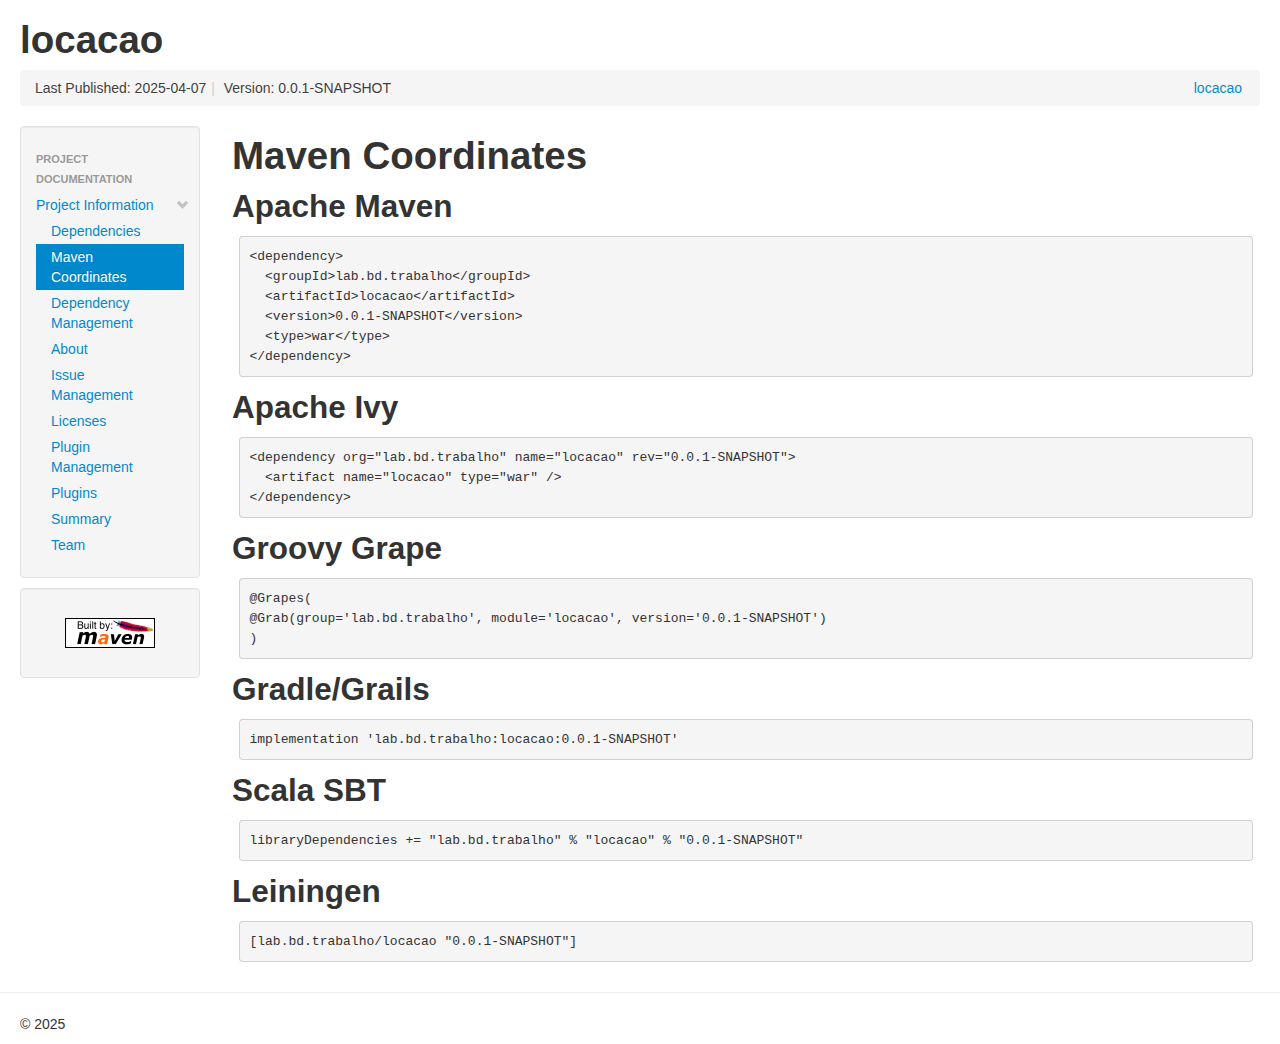
<file: target/site/dependency-info.html>
<!DOCTYPE html>


<!--
 | Generated by Apache Maven Doxia Site Renderer 2.0.0 from org.apache.maven.plugins:maven-project-info-reports-plugin:3.9.0:dependency-info at 2025-04-07
 | Rendered using Apache Maven Fluido Skin 2.0.0-M9
-->
<html xmlns="http://www.w3.org/1999/xhtml" lang="en">
  <head>
    <meta charset="UTF-8" />
    <meta name="viewport" content="width=device-width, initial-scale=1" />
    <meta name="generator" content="Apache Maven Doxia Site Renderer 2.0.0" />
    <title>Maven Coordinates – locacao</title>
    <link rel="stylesheet" href="./css/apache-maven-fluido-2.0.0-M9.min.css" />
    <link rel="stylesheet" href="./css/site.css" />
    <link rel="stylesheet" href="./css/print.css" media="print" />
    <script src="./js/apache-maven-fluido-2.0.0-M9.min.js"></script>
  </head>
  <body>
    <div class="container-fluid container-fluid-top">
      <header>
        <div id="banner">
          <div class="pull-left"><div id="bannerLeft"><h1>locacao</h1></div></div>
          <div class="pull-right"></div>
          <div class="clear"><hr/></div>
        </div>

        <div id="breadcrumbs">
          <ul class="breadcrumb">
        <li id="publishDate">Last Published: 2025-04-07<span class="divider">|</span>
</li>
          <li id="projectVersion">Version: 0.0.1-SNAPSHOT</li>
        <li class="pull-right"><a>locacao</a></li>
          </ul>
        </div>
      </header>
      <div class="row-fluid">
        <header id="leftColumn" class="span2">
          <nav class="well sidebar-nav">
  <ul class="nav nav-list">
   <li class="nav-header">Project Documentation</li>
    <li><a href="project-info.html"><span class="icon-chevron-down"></span>Project Information</a>
     <ul class="nav nav-list">
      <li><a href="dependencies.html">Dependencies</a></li>
      <li class="active"><a>Maven Coordinates</a></li>
      <li><a href="dependency-management.html">Dependency Management</a></li>
      <li><a href="index.html">About</a></li>
      <li><a href="issue-management.html">Issue Management</a></li>
      <li><a href="licenses.html">Licenses</a></li>
      <li><a href="plugin-management.html">Plugin Management</a></li>
      <li><a href="plugins.html">Plugins</a></li>
      <li><a href="summary.html">Summary</a></li>
      <li><a href="team.html">Team</a></li>
     </ul></li>
  </ul>
          </nav>
          <div class="well sidebar-nav">
            <div id="poweredBy">
              <div class="clear"></div>
              <div class="clear"></div>
<a href="https://maven.apache.org/" class="builtBy" target="_blank"><img class="builtBy" alt="Built by Maven" src="./images/logos/maven-feather.png" /></a>
            </div>
          </div>
        </header>
        <main id="bodyColumn" class="span10">
<section><a id="Maven_Coordinates"></a>
<h1>Maven Coordinates</h1><section><a id="Apache_Maven"></a>
<h2>Apache Maven</h2>
<pre>&lt;dependency&gt;
  &lt;groupId&gt;lab.bd.trabalho&lt;/groupId&gt;
  &lt;artifactId&gt;locacao&lt;/artifactId&gt;
  &lt;version&gt;0.0.1-SNAPSHOT&lt;/version&gt;
  &lt;type&gt;war&lt;/type&gt;
&lt;/dependency&gt;</pre></section><section><a id="Apache_Ivy"></a>
<h2>Apache Ivy</h2>
<pre>&lt;dependency org=&quot;lab.bd.trabalho&quot; name=&quot;locacao&quot; rev=&quot;0.0.1-SNAPSHOT&quot;&gt;
  &lt;artifact name=&quot;locacao&quot; type=&quot;war&quot; /&gt;
&lt;/dependency&gt;</pre></section><section><a id="Groovy_Grape"></a>
<h2>Groovy Grape</h2>
<pre>@Grapes(
@Grab(group='lab.bd.trabalho', module='locacao', version='0.0.1-SNAPSHOT')
)</pre></section><section><a id="Gradle.2FGrails"></a>
<h2>Gradle/Grails</h2>
<pre>implementation 'lab.bd.trabalho:locacao:0.0.1-SNAPSHOT'</pre></section><section><a id="Scala_SBT"></a>
<h2>Scala SBT</h2>
<pre>libraryDependencies += &quot;lab.bd.trabalho&quot; % &quot;locacao&quot; % &quot;0.0.1-SNAPSHOT&quot;</pre></section><section><a id="Leiningen"></a>
<h2>Leiningen</h2>
<pre>[lab.bd.trabalho/locacao &quot;0.0.1-SNAPSHOT&quot;]</pre></section></section>
        </main>
      </div>
    </div>
    <hr/>
    <footer>
      <div class="container-fluid">
        <div class="row-fluid">
            <p>©      2025
</p>
        </div>
      </div>
    </footer>
<script>
  if(anchors) {
    anchors.add();
  }
</script>
  </body>
</html>
</file>
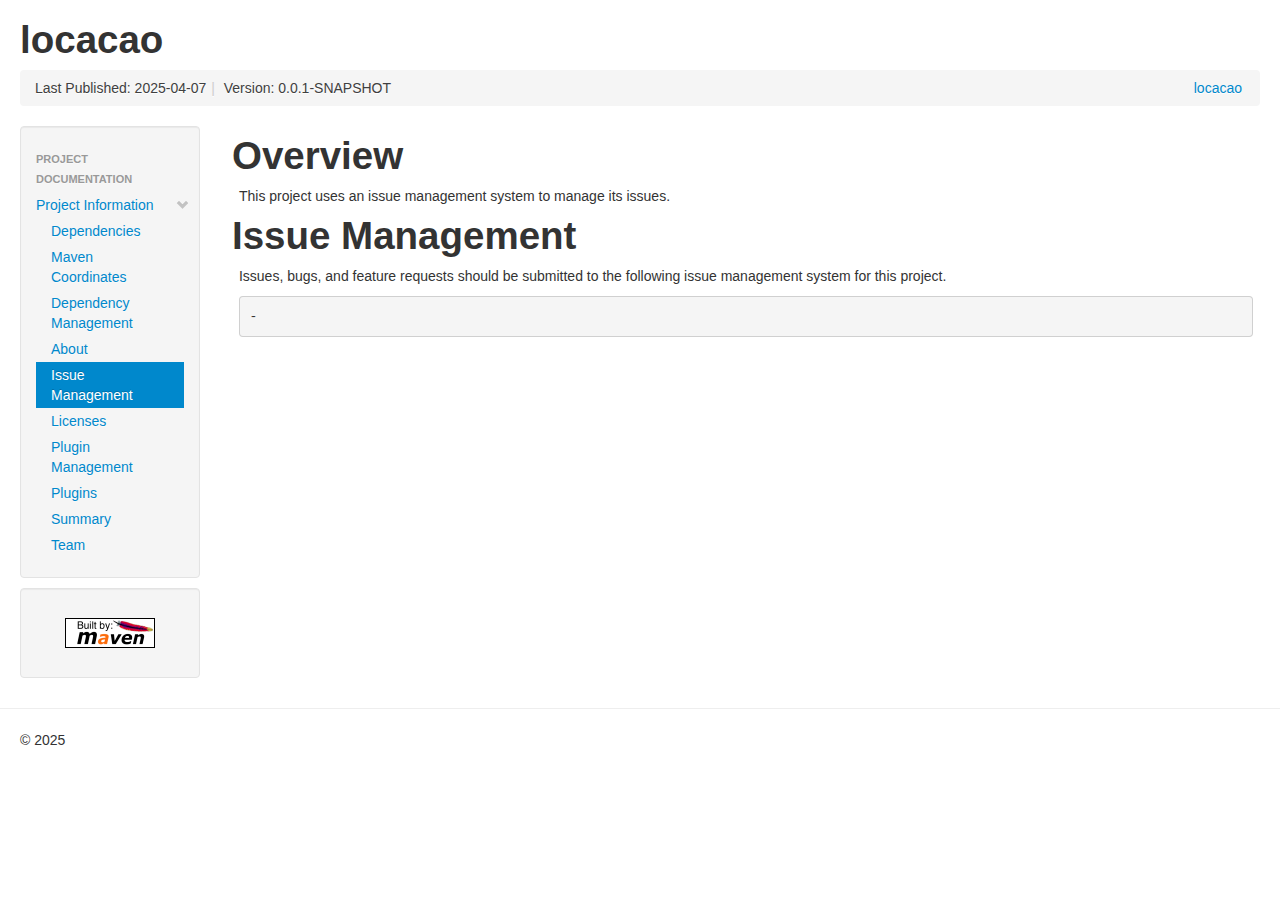
<file: target/site/issue-management.html>
<!DOCTYPE html>


<!--
 | Generated by Apache Maven Doxia Site Renderer 2.0.0 from org.apache.maven.plugins:maven-project-info-reports-plugin:3.9.0:issue-management at 2025-04-07
 | Rendered using Apache Maven Fluido Skin 2.0.0-M9
-->
<html xmlns="http://www.w3.org/1999/xhtml" lang="en">
  <head>
    <meta charset="UTF-8" />
    <meta name="viewport" content="width=device-width, initial-scale=1" />
    <meta name="generator" content="Apache Maven Doxia Site Renderer 2.0.0" />
    <title>Issue Management – locacao</title>
    <link rel="stylesheet" href="./css/apache-maven-fluido-2.0.0-M9.min.css" />
    <link rel="stylesheet" href="./css/site.css" />
    <link rel="stylesheet" href="./css/print.css" media="print" />
    <script src="./js/apache-maven-fluido-2.0.0-M9.min.js"></script>
  </head>
  <body>
    <div class="container-fluid container-fluid-top">
      <header>
        <div id="banner">
          <div class="pull-left"><div id="bannerLeft"><h1>locacao</h1></div></div>
          <div class="pull-right"></div>
          <div class="clear"><hr/></div>
        </div>

        <div id="breadcrumbs">
          <ul class="breadcrumb">
        <li id="publishDate">Last Published: 2025-04-07<span class="divider">|</span>
</li>
          <li id="projectVersion">Version: 0.0.1-SNAPSHOT</li>
        <li class="pull-right"><a>locacao</a></li>
          </ul>
        </div>
      </header>
      <div class="row-fluid">
        <header id="leftColumn" class="span2">
          <nav class="well sidebar-nav">
  <ul class="nav nav-list">
   <li class="nav-header">Project Documentation</li>
    <li><a href="project-info.html"><span class="icon-chevron-down"></span>Project Information</a>
     <ul class="nav nav-list">
      <li><a href="dependencies.html">Dependencies</a></li>
      <li><a href="dependency-info.html">Maven Coordinates</a></li>
      <li><a href="dependency-management.html">Dependency Management</a></li>
      <li><a href="index.html">About</a></li>
      <li class="active"><a>Issue Management</a></li>
      <li><a href="licenses.html">Licenses</a></li>
      <li><a href="plugin-management.html">Plugin Management</a></li>
      <li><a href="plugins.html">Plugins</a></li>
      <li><a href="summary.html">Summary</a></li>
      <li><a href="team.html">Team</a></li>
     </ul></li>
  </ul>
          </nav>
          <div class="well sidebar-nav">
            <div id="poweredBy">
              <div class="clear"></div>
              <div class="clear"></div>
<a href="https://maven.apache.org/" class="builtBy" target="_blank"><img class="builtBy" alt="Built by Maven" src="./images/logos/maven-feather.png" /></a>
            </div>
          </div>
        </header>
        <main id="bodyColumn" class="span10">
<section><a id="Overview"></a>
<h1>Overview</h1>
<p>This project uses an issue management system to manage its issues.</p></section><section><a id="Issue_Management"></a>
<h1>Issue Management</h1>
<p>Issues, bugs, and feature requests should be submitted to the following issue management system for this project.</p>
<pre>-</pre></section>
        </main>
      </div>
    </div>
    <hr/>
    <footer>
      <div class="container-fluid">
        <div class="row-fluid">
            <p>©      2025
</p>
        </div>
      </div>
    </footer>
<script>
  if(anchors) {
    anchors.add();
  }
</script>
  </body>
</html>
</file>
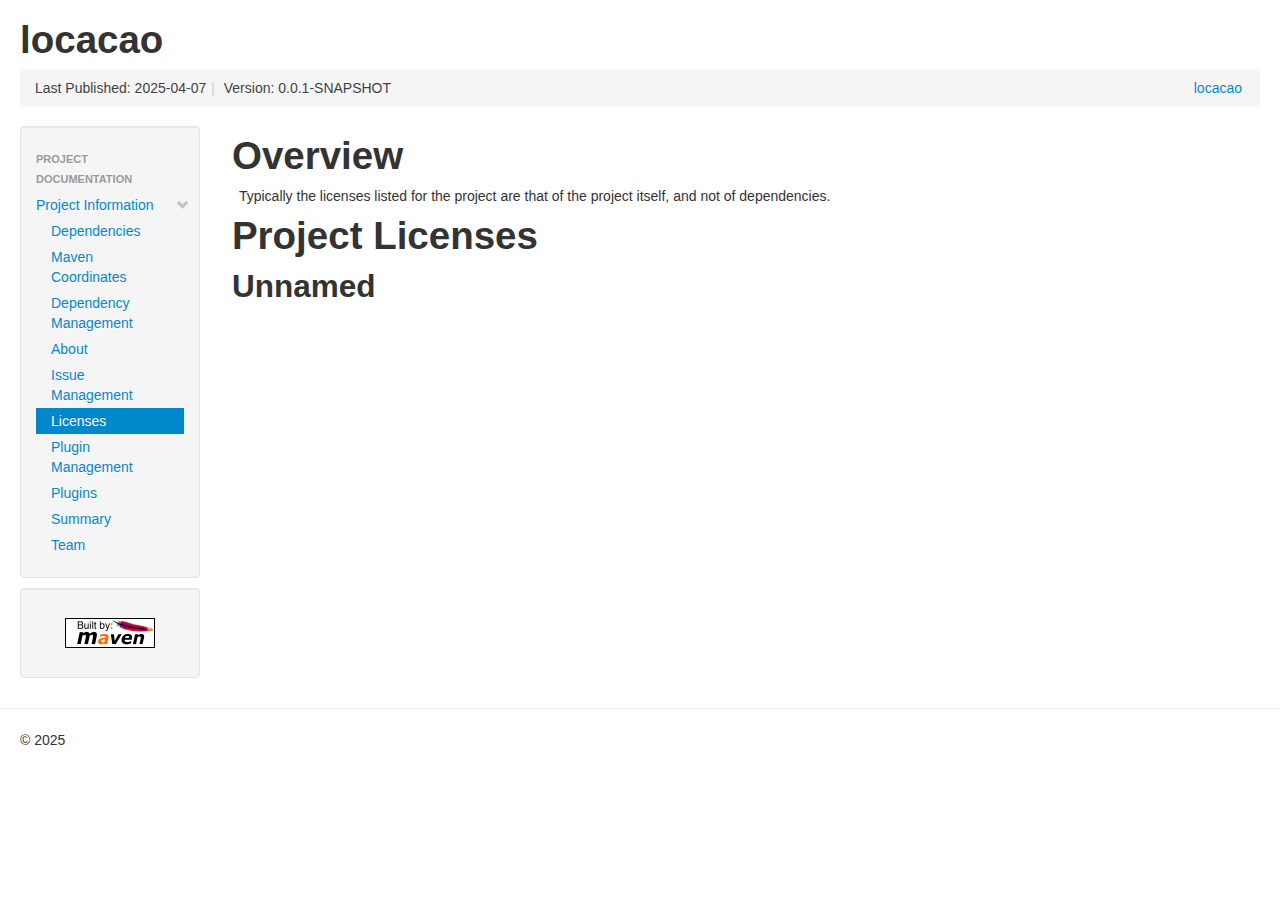
<file: target/site/licenses.html>
<!DOCTYPE html>


<!--
 | Generated by Apache Maven Doxia Site Renderer 2.0.0 from org.apache.maven.plugins:maven-project-info-reports-plugin:3.9.0:licenses at 2025-04-07
 | Rendered using Apache Maven Fluido Skin 2.0.0-M9
-->
<html xmlns="http://www.w3.org/1999/xhtml" lang="en">
  <head>
    <meta charset="UTF-8" />
    <meta name="viewport" content="width=device-width, initial-scale=1" />
    <meta name="generator" content="Apache Maven Doxia Site Renderer 2.0.0" />
    <title>Project Licenses – locacao</title>
    <link rel="stylesheet" href="./css/apache-maven-fluido-2.0.0-M9.min.css" />
    <link rel="stylesheet" href="./css/site.css" />
    <link rel="stylesheet" href="./css/print.css" media="print" />
    <script src="./js/apache-maven-fluido-2.0.0-M9.min.js"></script>
  </head>
  <body>
    <div class="container-fluid container-fluid-top">
      <header>
        <div id="banner">
          <div class="pull-left"><div id="bannerLeft"><h1>locacao</h1></div></div>
          <div class="pull-right"></div>
          <div class="clear"><hr/></div>
        </div>

        <div id="breadcrumbs">
          <ul class="breadcrumb">
        <li id="publishDate">Last Published: 2025-04-07<span class="divider">|</span>
</li>
          <li id="projectVersion">Version: 0.0.1-SNAPSHOT</li>
        <li class="pull-right"><a>locacao</a></li>
          </ul>
        </div>
      </header>
      <div class="row-fluid">
        <header id="leftColumn" class="span2">
          <nav class="well sidebar-nav">
  <ul class="nav nav-list">
   <li class="nav-header">Project Documentation</li>
    <li><a href="project-info.html"><span class="icon-chevron-down"></span>Project Information</a>
     <ul class="nav nav-list">
      <li><a href="dependencies.html">Dependencies</a></li>
      <li><a href="dependency-info.html">Maven Coordinates</a></li>
      <li><a href="dependency-management.html">Dependency Management</a></li>
      <li><a href="index.html">About</a></li>
      <li><a href="issue-management.html">Issue Management</a></li>
      <li class="active"><a>Licenses</a></li>
      <li><a href="plugin-management.html">Plugin Management</a></li>
      <li><a href="plugins.html">Plugins</a></li>
      <li><a href="summary.html">Summary</a></li>
      <li><a href="team.html">Team</a></li>
     </ul></li>
  </ul>
          </nav>
          <div class="well sidebar-nav">
            <div id="poweredBy">
              <div class="clear"></div>
              <div class="clear"></div>
<a href="https://maven.apache.org/" class="builtBy" target="_blank"><img class="builtBy" alt="Built by Maven" src="./images/logos/maven-feather.png" /></a>
            </div>
          </div>
        </header>
        <main id="bodyColumn" class="span10">
<section><a id="Overview"></a>
<h1>Overview</h1>
<p>Typically the licenses listed for the project are that of the project itself, and not of dependencies.</p></section><section><a id="Project_Licenses"></a>
<h1>Project Licenses</h1><section><a id="Unnamed"></a>
<h2>Unnamed</h2></section></section>
        </main>
      </div>
    </div>
    <hr/>
    <footer>
      <div class="container-fluid">
        <div class="row-fluid">
            <p>©      2025
</p>
        </div>
      </div>
    </footer>
<script>
  if(anchors) {
    anchors.add();
  }
</script>
  </body>
</html>
</file>
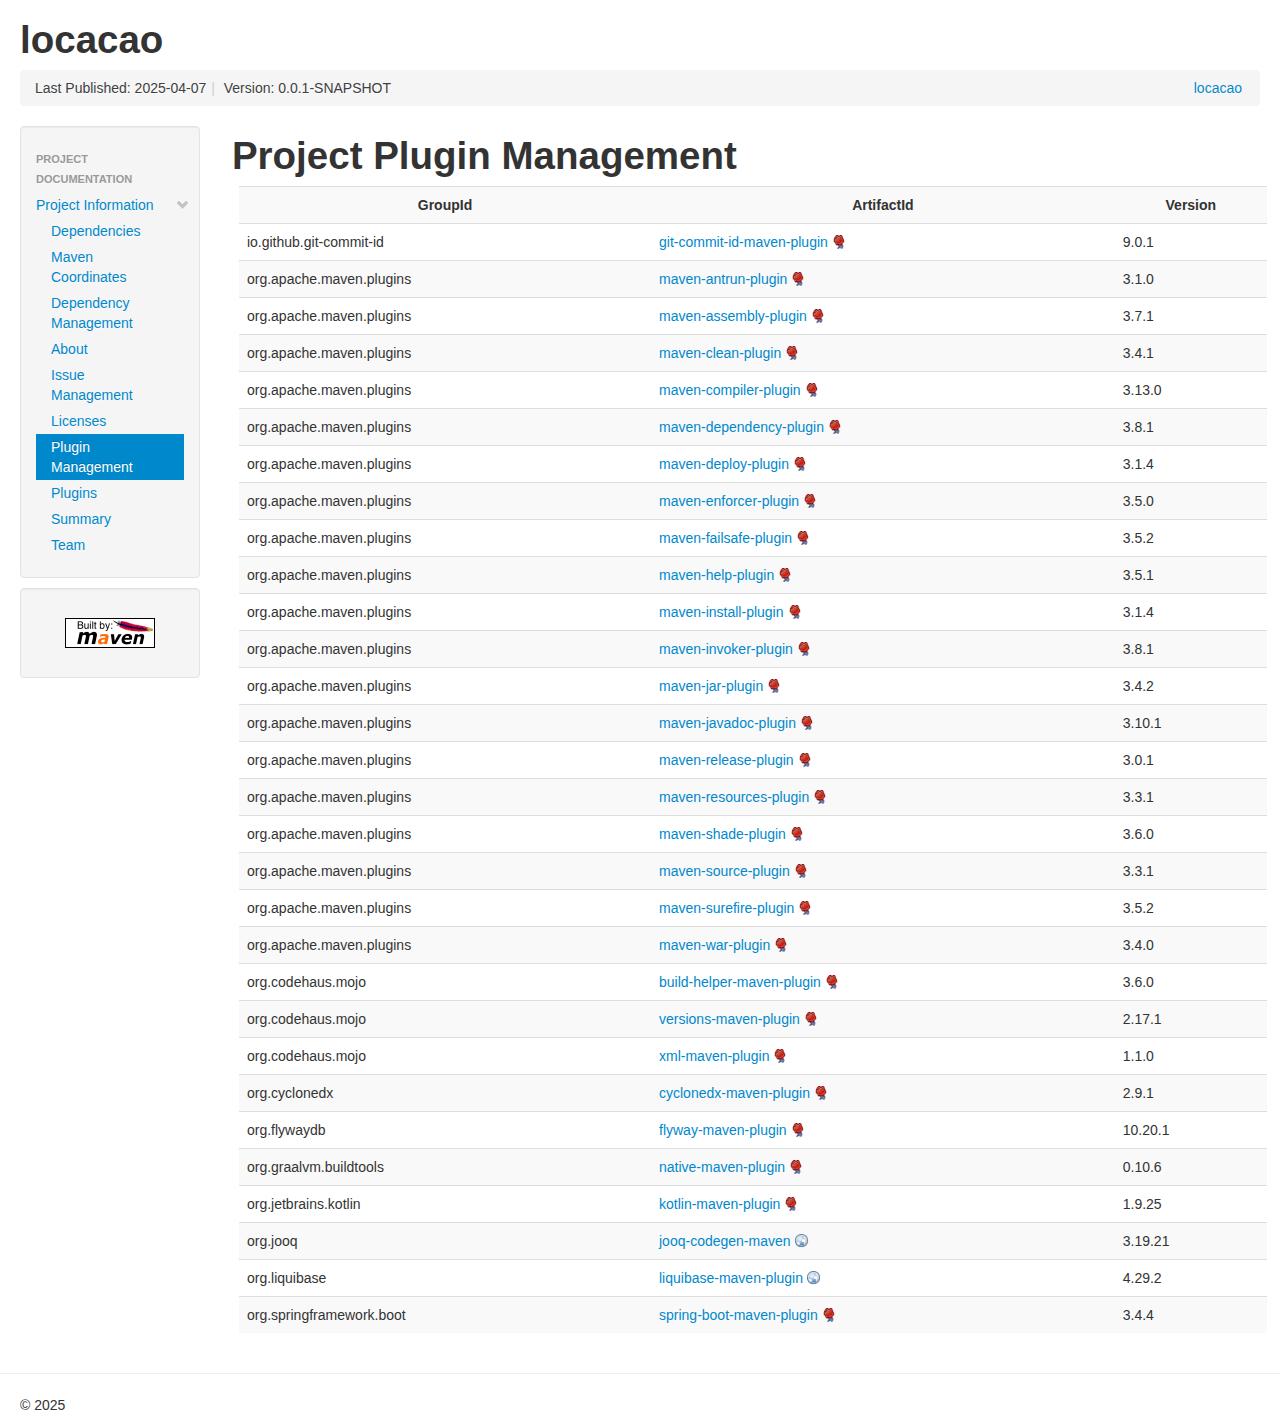
<file: target/site/plugin-management.html>
<!DOCTYPE html>


<!--
 | Generated by Apache Maven Doxia Site Renderer 2.0.0 from org.apache.maven.plugins:maven-project-info-reports-plugin:3.9.0:plugin-management at 2025-04-07
 | Rendered using Apache Maven Fluido Skin 2.0.0-M9
-->
<html xmlns="http://www.w3.org/1999/xhtml" lang="en">
  <head>
    <meta charset="UTF-8" />
    <meta name="viewport" content="width=device-width, initial-scale=1" />
    <meta name="generator" content="Apache Maven Doxia Site Renderer 2.0.0" />
    <title>Project Plugin Management – locacao</title>
    <link rel="stylesheet" href="./css/apache-maven-fluido-2.0.0-M9.min.css" />
    <link rel="stylesheet" href="./css/site.css" />
    <link rel="stylesheet" href="./css/print.css" media="print" />
    <script src="./js/apache-maven-fluido-2.0.0-M9.min.js"></script>
  </head>
  <body>
    <div class="container-fluid container-fluid-top">
      <header>
        <div id="banner">
          <div class="pull-left"><div id="bannerLeft"><h1>locacao</h1></div></div>
          <div class="pull-right"></div>
          <div class="clear"><hr/></div>
        </div>

        <div id="breadcrumbs">
          <ul class="breadcrumb">
        <li id="publishDate">Last Published: 2025-04-07<span class="divider">|</span>
</li>
          <li id="projectVersion">Version: 0.0.1-SNAPSHOT</li>
        <li class="pull-right"><a>locacao</a></li>
          </ul>
        </div>
      </header>
      <div class="row-fluid">
        <header id="leftColumn" class="span2">
          <nav class="well sidebar-nav">
  <ul class="nav nav-list">
   <li class="nav-header">Project Documentation</li>
    <li><a href="project-info.html"><span class="icon-chevron-down"></span>Project Information</a>
     <ul class="nav nav-list">
      <li><a href="dependencies.html">Dependencies</a></li>
      <li><a href="dependency-info.html">Maven Coordinates</a></li>
      <li><a href="dependency-management.html">Dependency Management</a></li>
      <li><a href="index.html">About</a></li>
      <li><a href="issue-management.html">Issue Management</a></li>
      <li><a href="licenses.html">Licenses</a></li>
      <li class="active"><a>Plugin Management</a></li>
      <li><a href="plugins.html">Plugins</a></li>
      <li><a href="summary.html">Summary</a></li>
      <li><a href="team.html">Team</a></li>
     </ul></li>
  </ul>
          </nav>
          <div class="well sidebar-nav">
            <div id="poweredBy">
              <div class="clear"></div>
              <div class="clear"></div>
<a href="https://maven.apache.org/" class="builtBy" target="_blank"><img class="builtBy" alt="Built by Maven" src="./images/logos/maven-feather.png" /></a>
            </div>
          </div>
        </header>
        <main id="bodyColumn" class="span10">
<section><a id="Project_Plugin_Management"></a>
<h1>Project Plugin Management</h1>
<table class="table table-striped">
<tr class="a">
<th>GroupId</th>
<th>ArtifactId</th>
<th>Version</th></tr>
<tr class="b">
<td>io.github.git-commit-id</td>
<td><a class="externalLink" href="https://github.com/git-commit-id/git-commit-id-maven-plugin">git-commit-id-maven-plugin</a></td>
<td>9.0.1</td></tr>
<tr class="a">
<td>org.apache.maven.plugins</td>
<td><a class="externalLink" href="https://maven.apache.org/plugins/maven-antrun-plugin/">maven-antrun-plugin</a></td>
<td>3.1.0</td></tr>
<tr class="b">
<td>org.apache.maven.plugins</td>
<td><a class="externalLink" href="https://maven.apache.org/plugins/maven-assembly-plugin/">maven-assembly-plugin</a></td>
<td>3.7.1</td></tr>
<tr class="a">
<td>org.apache.maven.plugins</td>
<td><a class="externalLink" href="https://maven.apache.org/plugins/maven-clean-plugin/">maven-clean-plugin</a></td>
<td>3.4.1</td></tr>
<tr class="b">
<td>org.apache.maven.plugins</td>
<td><a class="externalLink" href="https://maven.apache.org/plugins/maven-compiler-plugin/">maven-compiler-plugin</a></td>
<td>3.13.0</td></tr>
<tr class="a">
<td>org.apache.maven.plugins</td>
<td><a class="externalLink" href="https://maven.apache.org/plugins/maven-dependency-plugin/">maven-dependency-plugin</a></td>
<td>3.8.1</td></tr>
<tr class="b">
<td>org.apache.maven.plugins</td>
<td><a class="externalLink" href="https://maven.apache.org/plugins/maven-deploy-plugin/">maven-deploy-plugin</a></td>
<td>3.1.4</td></tr>
<tr class="a">
<td>org.apache.maven.plugins</td>
<td><a class="externalLink" href="https://maven.apache.org/enforcer/maven-enforcer-plugin/">maven-enforcer-plugin</a></td>
<td>3.5.0</td></tr>
<tr class="b">
<td>org.apache.maven.plugins</td>
<td><a class="externalLink" href="https://maven.apache.org/surefire/maven-failsafe-plugin/">maven-failsafe-plugin</a></td>
<td>3.5.2</td></tr>
<tr class="a">
<td>org.apache.maven.plugins</td>
<td><a class="externalLink" href="https://maven.apache.org/plugins/maven-help-plugin/">maven-help-plugin</a></td>
<td>3.5.1</td></tr>
<tr class="b">
<td>org.apache.maven.plugins</td>
<td><a class="externalLink" href="https://maven.apache.org/plugins/maven-install-plugin/">maven-install-plugin</a></td>
<td>3.1.4</td></tr>
<tr class="a">
<td>org.apache.maven.plugins</td>
<td><a class="externalLink" href="https://maven.apache.org/plugins/maven-invoker-plugin/">maven-invoker-plugin</a></td>
<td>3.8.1</td></tr>
<tr class="b">
<td>org.apache.maven.plugins</td>
<td><a class="externalLink" href="https://maven.apache.org/plugins/maven-jar-plugin/">maven-jar-plugin</a></td>
<td>3.4.2</td></tr>
<tr class="a">
<td>org.apache.maven.plugins</td>
<td><a class="externalLink" href="https://maven.apache.org/plugins/maven-javadoc-plugin/">maven-javadoc-plugin</a></td>
<td>3.10.1</td></tr>
<tr class="b">
<td>org.apache.maven.plugins</td>
<td><a class="externalLink" href="https://maven.apache.org/maven-release/maven-release-plugin/">maven-release-plugin</a></td>
<td>3.0.1</td></tr>
<tr class="a">
<td>org.apache.maven.plugins</td>
<td><a class="externalLink" href="https://maven.apache.org/plugins/maven-resources-plugin/">maven-resources-plugin</a></td>
<td>3.3.1</td></tr>
<tr class="b">
<td>org.apache.maven.plugins</td>
<td><a class="externalLink" href="https://maven.apache.org/plugins/maven-shade-plugin/">maven-shade-plugin</a></td>
<td>3.6.0</td></tr>
<tr class="a">
<td>org.apache.maven.plugins</td>
<td><a class="externalLink" href="https://maven.apache.org/plugins/maven-source-plugin/">maven-source-plugin</a></td>
<td>3.3.1</td></tr>
<tr class="b">
<td>org.apache.maven.plugins</td>
<td><a class="externalLink" href="https://maven.apache.org/surefire/maven-surefire-plugin/">maven-surefire-plugin</a></td>
<td>3.5.2</td></tr>
<tr class="a">
<td>org.apache.maven.plugins</td>
<td><a class="externalLink" href="https://maven.apache.org/plugins/maven-war-plugin/">maven-war-plugin</a></td>
<td>3.4.0</td></tr>
<tr class="b">
<td>org.codehaus.mojo</td>
<td><a class="externalLink" href="https://www.mojohaus.org/build-helper-maven-plugin/">build-helper-maven-plugin</a></td>
<td>3.6.0</td></tr>
<tr class="a">
<td>org.codehaus.mojo</td>
<td><a class="externalLink" href="https://www.mojohaus.org/versions/versions-maven-plugin/">versions-maven-plugin</a></td>
<td>2.17.1</td></tr>
<tr class="b">
<td>org.codehaus.mojo</td>
<td><a class="externalLink" href="https://www.mojohaus.org/xml-maven-plugin/">xml-maven-plugin</a></td>
<td>1.1.0</td></tr>
<tr class="a">
<td>org.cyclonedx</td>
<td><a class="externalLink" href="https://github.com/CycloneDX/cyclonedx-maven-plugin">cyclonedx-maven-plugin</a></td>
<td>2.9.1</td></tr>
<tr class="b">
<td>org.flywaydb</td>
<td><a class="externalLink" href="https://flywaydb.org/flyway-maven-plugin">flyway-maven-plugin</a></td>
<td>10.20.1</td></tr>
<tr class="a">
<td>org.graalvm.buildtools</td>
<td><a class="externalLink" href="https://github.com/graalvm/native-build-tools">native-maven-plugin</a></td>
<td>0.10.6</td></tr>
<tr class="b">
<td>org.jetbrains.kotlin</td>
<td><a class="externalLink" href="https://kotlinlang.org/tools/kotlin-maven-plugin/">kotlin-maven-plugin</a></td>
<td>1.9.25</td></tr>
<tr class="a">
<td>org.jooq</td>
<td><a class="externalLink" href="http://www.jooq.org/jooq-codegen-maven">jooq-codegen-maven</a></td>
<td>3.19.21</td></tr>
<tr class="b">
<td>org.liquibase</td>
<td><a class="externalLink" href="http://www.liquibase.org/liquibase-maven-plugin">liquibase-maven-plugin</a></td>
<td>4.29.2</td></tr>
<tr class="a">
<td>org.springframework.boot</td>
<td><a class="externalLink" href="https://spring.io/projects/spring-boot">spring-boot-maven-plugin</a></td>
<td>3.4.4</td></tr></table></section>
        </main>
      </div>
    </div>
    <hr/>
    <footer>
      <div class="container-fluid">
        <div class="row-fluid">
            <p>©      2025
</p>
        </div>
      </div>
    </footer>
<script>
  if(anchors) {
    anchors.add();
  }
</script>
  </body>
</html>
</file>
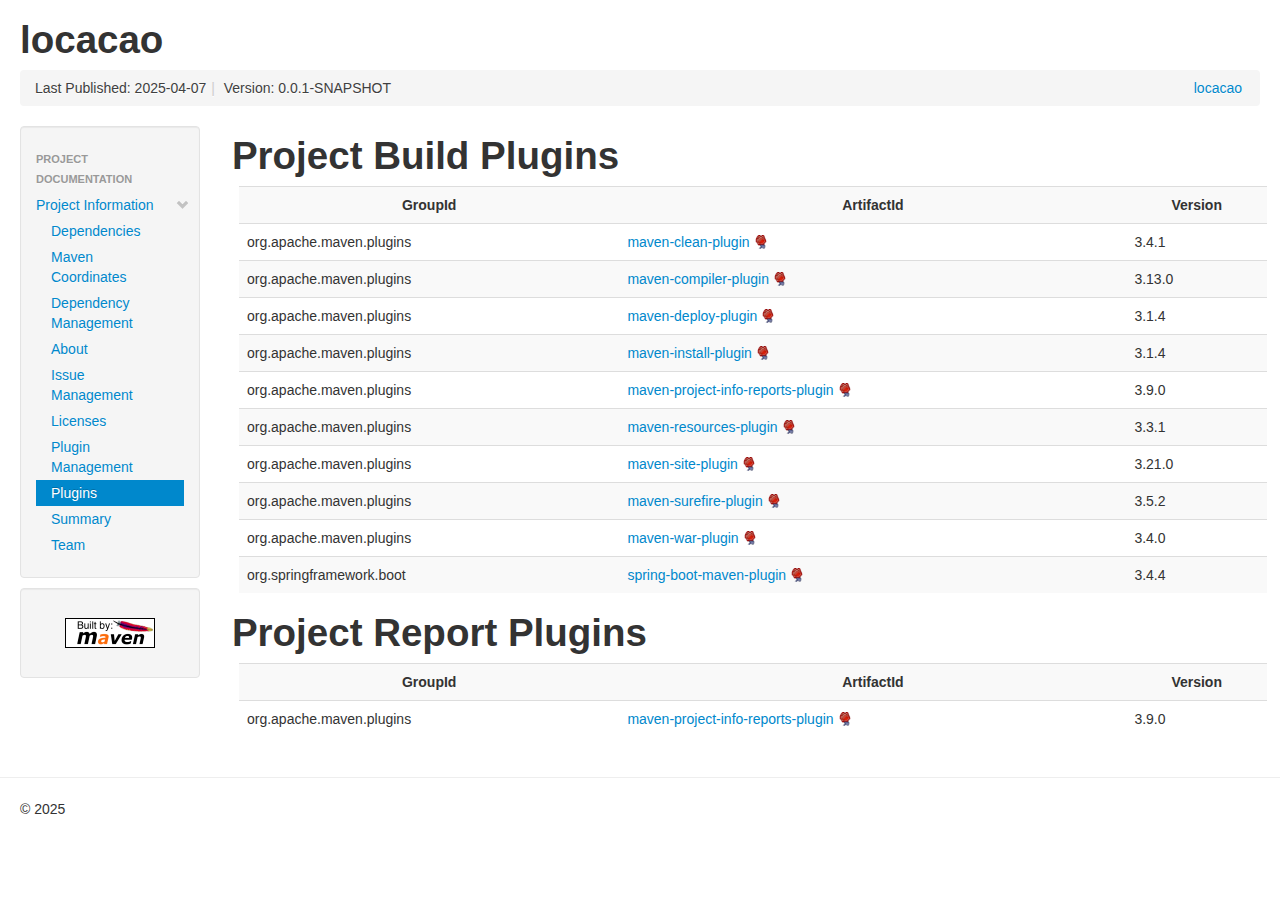
<file: target/site/plugins.html>
<!DOCTYPE html>


<!--
 | Generated by Apache Maven Doxia Site Renderer 2.0.0 from org.apache.maven.plugins:maven-project-info-reports-plugin:3.9.0:plugins at 2025-04-07
 | Rendered using Apache Maven Fluido Skin 2.0.0-M9
-->
<html xmlns="http://www.w3.org/1999/xhtml" lang="en">
  <head>
    <meta charset="UTF-8" />
    <meta name="viewport" content="width=device-width, initial-scale=1" />
    <meta name="generator" content="Apache Maven Doxia Site Renderer 2.0.0" />
    <title>Project Plugins – locacao</title>
    <link rel="stylesheet" href="./css/apache-maven-fluido-2.0.0-M9.min.css" />
    <link rel="stylesheet" href="./css/site.css" />
    <link rel="stylesheet" href="./css/print.css" media="print" />
    <script src="./js/apache-maven-fluido-2.0.0-M9.min.js"></script>
  </head>
  <body>
    <div class="container-fluid container-fluid-top">
      <header>
        <div id="banner">
          <div class="pull-left"><div id="bannerLeft"><h1>locacao</h1></div></div>
          <div class="pull-right"></div>
          <div class="clear"><hr/></div>
        </div>

        <div id="breadcrumbs">
          <ul class="breadcrumb">
        <li id="publishDate">Last Published: 2025-04-07<span class="divider">|</span>
</li>
          <li id="projectVersion">Version: 0.0.1-SNAPSHOT</li>
        <li class="pull-right"><a>locacao</a></li>
          </ul>
        </div>
      </header>
      <div class="row-fluid">
        <header id="leftColumn" class="span2">
          <nav class="well sidebar-nav">
  <ul class="nav nav-list">
   <li class="nav-header">Project Documentation</li>
    <li><a href="project-info.html"><span class="icon-chevron-down"></span>Project Information</a>
     <ul class="nav nav-list">
      <li><a href="dependencies.html">Dependencies</a></li>
      <li><a href="dependency-info.html">Maven Coordinates</a></li>
      <li><a href="dependency-management.html">Dependency Management</a></li>
      <li><a href="index.html">About</a></li>
      <li><a href="issue-management.html">Issue Management</a></li>
      <li><a href="licenses.html">Licenses</a></li>
      <li><a href="plugin-management.html">Plugin Management</a></li>
      <li class="active"><a>Plugins</a></li>
      <li><a href="summary.html">Summary</a></li>
      <li><a href="team.html">Team</a></li>
     </ul></li>
  </ul>
          </nav>
          <div class="well sidebar-nav">
            <div id="poweredBy">
              <div class="clear"></div>
              <div class="clear"></div>
<a href="https://maven.apache.org/" class="builtBy" target="_blank"><img class="builtBy" alt="Built by Maven" src="./images/logos/maven-feather.png" /></a>
            </div>
          </div>
        </header>
        <main id="bodyColumn" class="span10">
<section><a id="Project_Build_Plugins"></a>
<h1>Project Build Plugins</h1>
<table class="table table-striped">
<tr class="a">
<th>GroupId</th>
<th>ArtifactId</th>
<th>Version</th></tr>
<tr class="b">
<td>org.apache.maven.plugins</td>
<td><a class="externalLink" href="https://maven.apache.org/plugins/maven-clean-plugin/">maven-clean-plugin</a></td>
<td>3.4.1</td></tr>
<tr class="a">
<td>org.apache.maven.plugins</td>
<td><a class="externalLink" href="https://maven.apache.org/plugins/maven-compiler-plugin/">maven-compiler-plugin</a></td>
<td>3.13.0</td></tr>
<tr class="b">
<td>org.apache.maven.plugins</td>
<td><a class="externalLink" href="https://maven.apache.org/plugins/maven-deploy-plugin/">maven-deploy-plugin</a></td>
<td>3.1.4</td></tr>
<tr class="a">
<td>org.apache.maven.plugins</td>
<td><a class="externalLink" href="https://maven.apache.org/plugins/maven-install-plugin/">maven-install-plugin</a></td>
<td>3.1.4</td></tr>
<tr class="b">
<td>org.apache.maven.plugins</td>
<td><a class="externalLink" href="https://maven.apache.org/plugins/maven-project-info-reports-plugin/">maven-project-info-reports-plugin</a></td>
<td>3.9.0</td></tr>
<tr class="a">
<td>org.apache.maven.plugins</td>
<td><a class="externalLink" href="https://maven.apache.org/plugins/maven-resources-plugin/">maven-resources-plugin</a></td>
<td>3.3.1</td></tr>
<tr class="b">
<td>org.apache.maven.plugins</td>
<td><a class="externalLink" href="https://maven.apache.org/plugins/maven-site-plugin/">maven-site-plugin</a></td>
<td>3.21.0</td></tr>
<tr class="a">
<td>org.apache.maven.plugins</td>
<td><a class="externalLink" href="https://maven.apache.org/surefire/maven-surefire-plugin/">maven-surefire-plugin</a></td>
<td>3.5.2</td></tr>
<tr class="b">
<td>org.apache.maven.plugins</td>
<td><a class="externalLink" href="https://maven.apache.org/plugins/maven-war-plugin/">maven-war-plugin</a></td>
<td>3.4.0</td></tr>
<tr class="a">
<td>org.springframework.boot</td>
<td><a class="externalLink" href="https://spring.io/projects/spring-boot">spring-boot-maven-plugin</a></td>
<td>3.4.4</td></tr></table></section><section><a id="Project_Report_Plugins"></a>
<h1>Project Report Plugins</h1>
<table class="table table-striped">
<tr class="a">
<th>GroupId</th>
<th>ArtifactId</th>
<th>Version</th></tr>
<tr class="b">
<td>org.apache.maven.plugins</td>
<td><a class="externalLink" href="https://maven.apache.org/plugins/maven-project-info-reports-plugin/">maven-project-info-reports-plugin</a></td>
<td>3.9.0</td></tr></table></section>
        </main>
      </div>
    </div>
    <hr/>
    <footer>
      <div class="container-fluid">
        <div class="row-fluid">
            <p>©      2025
</p>
        </div>
      </div>
    </footer>
<script>
  if(anchors) {
    anchors.add();
  }
</script>
  </body>
</html>
</file>
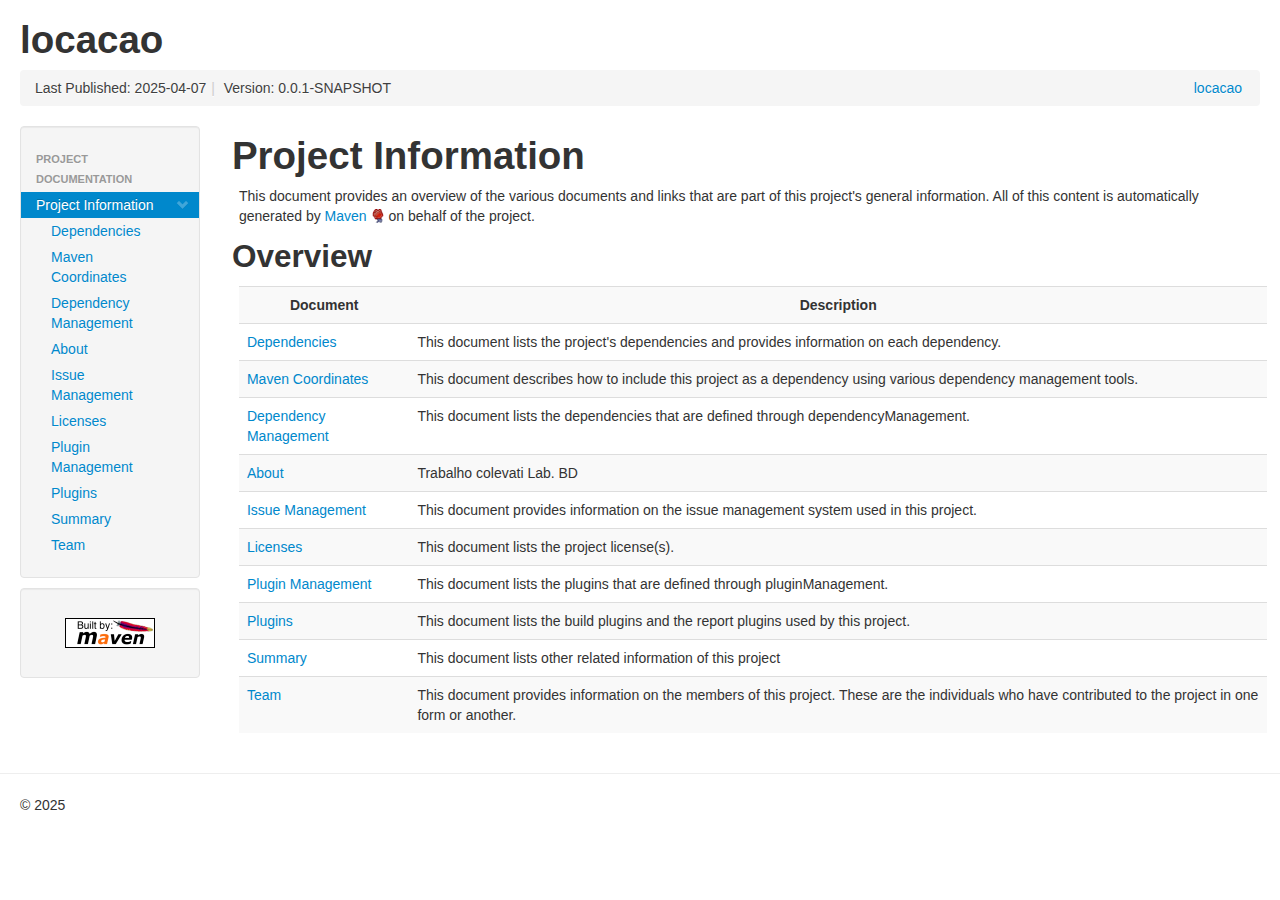
<file: target/site/project-info.html>
<!DOCTYPE html>


<!--
 | Generated by Apache Maven Doxia Site Renderer 2.0.0 from org.apache.maven.plugins:maven-site-plugin:3.21.0:project-info at 2025-04-07
 | Rendered using Apache Maven Fluido Skin 2.0.0-M9
-->
<html xmlns="http://www.w3.org/1999/xhtml" lang="en">
  <head>
    <meta charset="UTF-8" />
    <meta name="viewport" content="width=device-width, initial-scale=1" />
    <meta name="generator" content="Apache Maven Doxia Site Renderer 2.0.0" />
    <title>Project Information – locacao</title>
    <link rel="stylesheet" href="./css/apache-maven-fluido-2.0.0-M9.min.css" />
    <link rel="stylesheet" href="./css/site.css" />
    <link rel="stylesheet" href="./css/print.css" media="print" />
    <script src="./js/apache-maven-fluido-2.0.0-M9.min.js"></script>
  </head>
  <body>
    <div class="container-fluid container-fluid-top">
      <header>
        <div id="banner">
          <div class="pull-left"><div id="bannerLeft"><h1>locacao</h1></div></div>
          <div class="pull-right"></div>
          <div class="clear"><hr/></div>
        </div>

        <div id="breadcrumbs">
          <ul class="breadcrumb">
        <li id="publishDate">Last Published: 2025-04-07<span class="divider">|</span>
</li>
          <li id="projectVersion">Version: 0.0.1-SNAPSHOT</li>
        <li class="pull-right"><a>locacao</a></li>
          </ul>
        </div>
      </header>
      <div class="row-fluid">
        <header id="leftColumn" class="span2">
          <nav class="well sidebar-nav">
  <ul class="nav nav-list">
   <li class="nav-header">Project Documentation</li>
    <li class="active"><a><span class="icon-chevron-down"></span>Project Information</a>
     <ul class="nav nav-list">
      <li><a href="dependencies.html">Dependencies</a></li>
      <li><a href="dependency-info.html">Maven Coordinates</a></li>
      <li><a href="dependency-management.html">Dependency Management</a></li>
      <li><a href="index.html">About</a></li>
      <li><a href="issue-management.html">Issue Management</a></li>
      <li><a href="licenses.html">Licenses</a></li>
      <li><a href="plugin-management.html">Plugin Management</a></li>
      <li><a href="plugins.html">Plugins</a></li>
      <li><a href="summary.html">Summary</a></li>
      <li><a href="team.html">Team</a></li>
     </ul></li>
  </ul>
          </nav>
          <div class="well sidebar-nav">
            <div id="poweredBy">
              <div class="clear"></div>
              <div class="clear"></div>
<a href="https://maven.apache.org/" class="builtBy" target="_blank"><img class="builtBy" alt="Built by Maven" src="./images/logos/maven-feather.png" /></a>
            </div>
          </div>
        </header>
        <main id="bodyColumn" class="span10">
<section>
<h1>Project Information</h1>
<p>This document provides an overview of the various documents and links that are part of this project's general information. All of this content is automatically generated by <a class="externalLink" href="https://maven.apache.org">Maven</a> on behalf of the project.</p><section>
<h2>Overview</h2>
<table class="table table-striped">
<tr class="a">
<th>Document</th>
<th>Description</th></tr>
<tr class="b">
<td><a href="dependencies.html">Dependencies</a></td>
<td>This document lists the project's dependencies and provides information on each dependency.</td></tr>
<tr class="a">
<td><a href="dependency-info.html">Maven Coordinates</a></td>
<td>This document describes how to include this project as a dependency using various dependency management tools.</td></tr>
<tr class="b">
<td><a href="dependency-management.html">Dependency Management</a></td>
<td>This document lists the dependencies that are defined through dependencyManagement.</td></tr>
<tr class="a">
<td><a href="index.html">About</a></td>
<td>Trabalho colevati Lab. BD</td></tr>
<tr class="b">
<td><a href="issue-management.html">Issue Management</a></td>
<td>This document provides information on the issue management system used in this project.</td></tr>
<tr class="a">
<td><a href="licenses.html">Licenses</a></td>
<td>This document lists the project license(s).</td></tr>
<tr class="b">
<td><a href="plugin-management.html">Plugin Management</a></td>
<td>This document lists the plugins that are defined through pluginManagement.</td></tr>
<tr class="a">
<td><a href="plugins.html">Plugins</a></td>
<td>This document lists the build plugins and the report plugins used by this project.</td></tr>
<tr class="b">
<td><a href="summary.html">Summary</a></td>
<td>This document lists other related information of this project</td></tr>
<tr class="a">
<td><a href="team.html">Team</a></td>
<td>This document provides information on the members of this project. These are the individuals who have contributed to the project in one form or another.</td></tr></table></section></section>
        </main>
      </div>
    </div>
    <hr/>
    <footer>
      <div class="container-fluid">
        <div class="row-fluid">
            <p>©      2025
</p>
        </div>
      </div>
    </footer>
<script>
  if(anchors) {
    anchors.add();
  }
</script>
  </body>
</html>
</file>
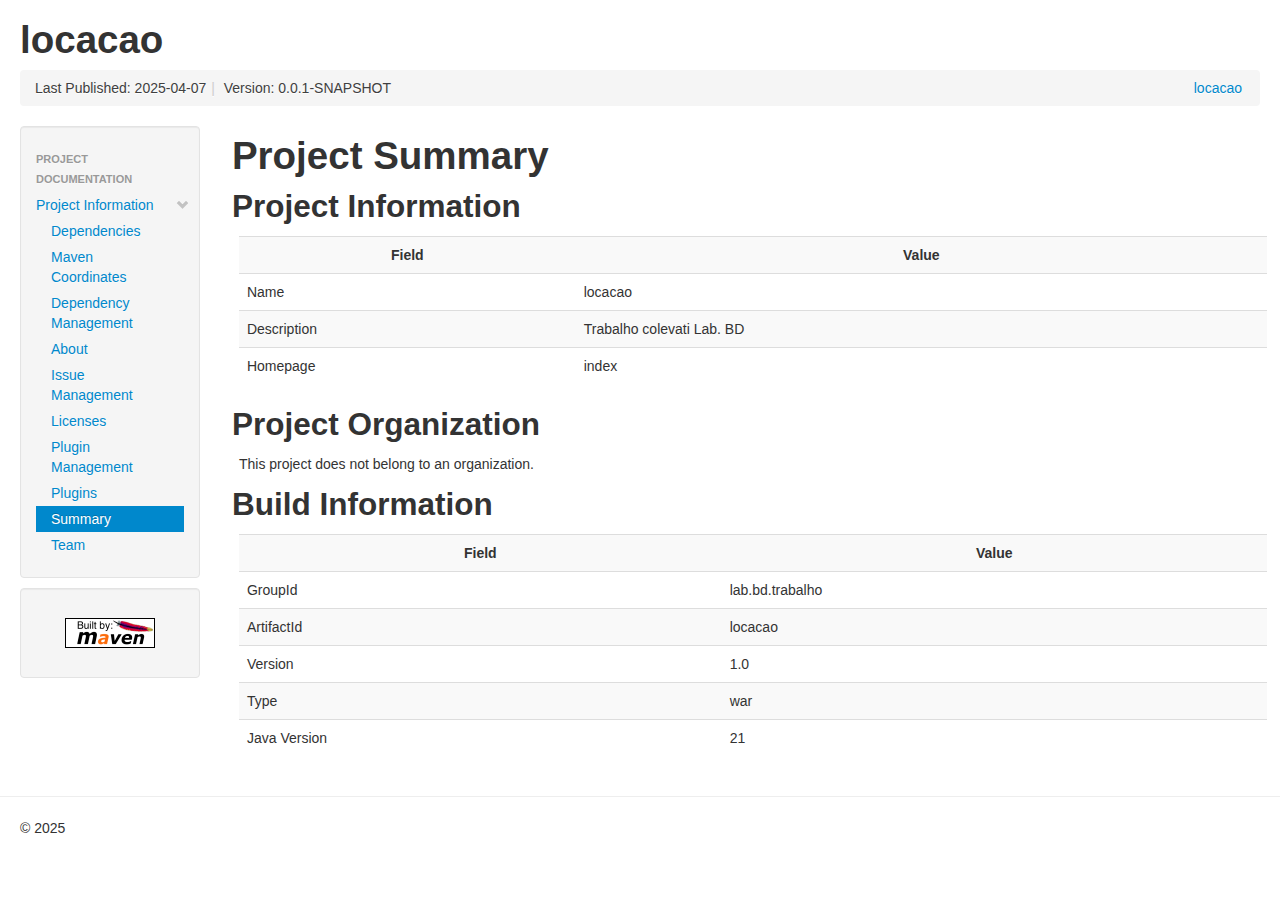
<file: target/site/summary.html>
<!DOCTYPE html>


<!--
 | Generated by Apache Maven Doxia Site Renderer 2.0.0 from org.apache.maven.plugins:maven-project-info-reports-plugin:3.9.0:summary at 2025-04-07
 | Rendered using Apache Maven Fluido Skin 2.0.0-M9
-->
<html xmlns="http://www.w3.org/1999/xhtml" lang="en">
  <head>
    <meta charset="UTF-8" />
    <meta name="viewport" content="width=device-width, initial-scale=1" />
    <meta name="generator" content="Apache Maven Doxia Site Renderer 2.0.0" />
    <title>Project Summary – locacao</title>
    <link rel="stylesheet" href="./css/apache-maven-fluido-2.0.0-M9.min.css" />
    <link rel="stylesheet" href="./css/site.css" />
    <link rel="stylesheet" href="./css/print.css" media="print" />
    <script src="./js/apache-maven-fluido-2.0.0-M9.min.js"></script>
  </head>
  <body>
    <div class="container-fluid container-fluid-top">
      <header>
        <div id="banner">
          <div class="pull-left"><div id="bannerLeft"><h1>locacao</h1></div></div>
          <div class="pull-right"></div>
          <div class="clear"><hr/></div>
        </div>

        <div id="breadcrumbs">
          <ul class="breadcrumb">
        <li id="publishDate">Last Published: 2025-04-07<span class="divider">|</span>
</li>
          <li id="projectVersion">Version: 0.0.1-SNAPSHOT</li>
        <li class="pull-right"><a>locacao</a></li>
          </ul>
        </div>
      </header>
      <div class="row-fluid">
        <header id="leftColumn" class="span2">
          <nav class="well sidebar-nav">
  <ul class="nav nav-list">
   <li class="nav-header">Project Documentation</li>
    <li><a href="project-info.html"><span class="icon-chevron-down"></span>Project Information</a>
     <ul class="nav nav-list">
      <li><a href="dependencies.html">Dependencies</a></li>
      <li><a href="dependency-info.html">Maven Coordinates</a></li>
      <li><a href="dependency-management.html">Dependency Management</a></li>
      <li><a href="index.html">About</a></li>
      <li><a href="issue-management.html">Issue Management</a></li>
      <li><a href="licenses.html">Licenses</a></li>
      <li><a href="plugin-management.html">Plugin Management</a></li>
      <li><a href="plugins.html">Plugins</a></li>
      <li class="active"><a>Summary</a></li>
      <li><a href="team.html">Team</a></li>
     </ul></li>
  </ul>
          </nav>
          <div class="well sidebar-nav">
            <div id="poweredBy">
              <div class="clear"></div>
              <div class="clear"></div>
<a href="https://maven.apache.org/" class="builtBy" target="_blank"><img class="builtBy" alt="Built by Maven" src="./images/logos/maven-feather.png" /></a>
            </div>
          </div>
        </header>
        <main id="bodyColumn" class="span10">
<section><a id="Project_Summary"></a>
<h1>Project Summary</h1><section><a id="Project_Information"></a>
<h2>Project Information</h2>
<table class="table table-striped">
<tr class="a">
<th>Field</th>
<th>Value</th></tr>
<tr class="b">
<td>Name</td>
<td>locacao</td></tr>
<tr class="a">
<td>Description</td>
<td>Trabalho colevati Lab. BD</td></tr>
<tr class="b">
<td>Homepage</td>
<td>index</td></tr></table></section><section><a id="Project_Organization"></a>
<h2>Project Organization</h2>
<p>This project does not belong to an organization.</p></section><section><a id="Build_Information"></a>
<h2>Build Information</h2>
<table class="table table-striped">
<tr class="a">
<th>Field</th>
<th>Value</th></tr>
<tr class="b">
<td>GroupId</td>
<td>lab.bd.trabalho</td></tr>
<tr class="a">
<td>ArtifactId</td>
<td>locacao</td></tr>
<tr class="b">
<td>Version</td>
<td>1.0</td></tr>
<tr class="a">
<td>Type</td>
<td>war</td></tr>
<tr class="b">
<td>Java Version</td>
<td>21</td></tr></table></section></section>
        </main>
      </div>
    </div>
    <hr/>
    <footer>
      <div class="container-fluid">
        <div class="row-fluid">
            <p>©      2025
</p>
        </div>
      </div>
    </footer>
<script>
  if(anchors) {
    anchors.add();
  }
</script>
  </body>
</html>
</file>
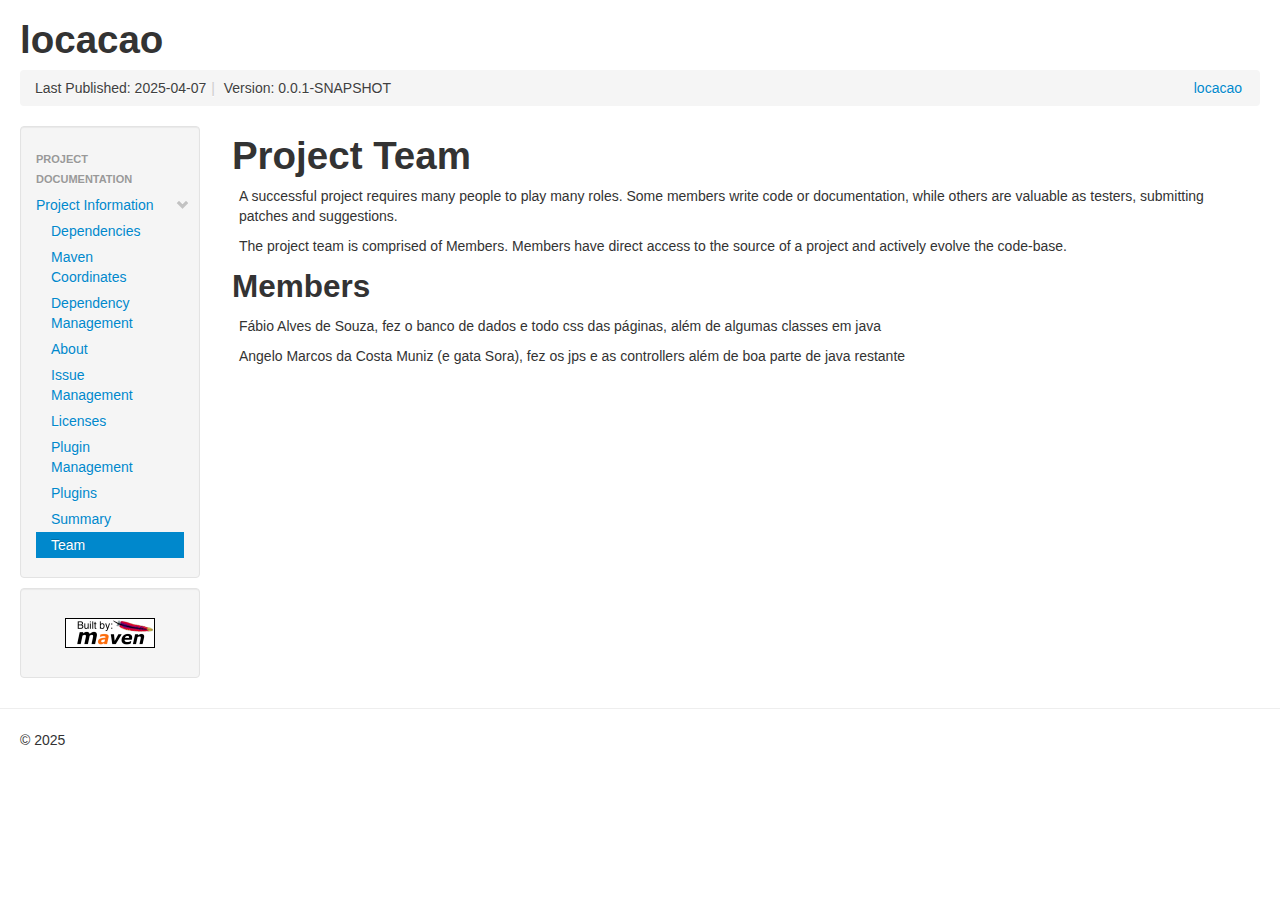
<file: target/site/team.html>
<!DOCTYPE html>


<!--
 | Generated by Apache Maven Doxia Site Renderer 2.0.0 from org.apache.maven.plugins:maven-project-info-reports-plugin:3.9.0:team at 2025-04-07
 | Rendered using Apache Maven Fluido Skin 2.0.0-M9
-->
<html xmlns="http://www.w3.org/1999/xhtml" lang="en">
  <head>
    <meta charset="UTF-8" />
    <meta name="viewport" content="width=device-width, initial-scale=1" />
    <meta name="generator" content="Apache Maven Doxia Site Renderer 2.0.0" />
    <title>Project Team – locacao</title>
    <link rel="stylesheet" href="./css/apache-maven-fluido-2.0.0-M9.min.css" />
    <link rel="stylesheet" href="./css/site.css" />
    <link rel="stylesheet" href="./css/print.css" media="print" />
    <script src="./js/apache-maven-fluido-2.0.0-M9.min.js"></script>
  </head>
  <body>
    <div class="container-fluid container-fluid-top">
      <header>
        <div id="banner">
          <div class="pull-left"><div id="bannerLeft"><h1>locacao</h1></div></div>
          <div class="pull-right"></div>
          <div class="clear"><hr/></div>
        </div>

        <div id="breadcrumbs">
          <ul class="breadcrumb">
        <li id="publishDate">Last Published: 2025-04-07<span class="divider">|</span>
</li>
          <li id="projectVersion">Version: 0.0.1-SNAPSHOT</li>
        <li class="pull-right"><a>locacao</a></li>
          </ul>
        </div>
      </header>
      <div class="row-fluid">
        <header id="leftColumn" class="span2">
          <nav class="well sidebar-nav">
  <ul class="nav nav-list">
   <li class="nav-header">Project Documentation</li>
    <li><a href="project-info.html"><span class="icon-chevron-down"></span>Project Information</a>
     <ul class="nav nav-list">
      <li><a href="dependencies.html">Dependencies</a></li>
      <li><a href="dependency-info.html">Maven Coordinates</a></li>
      <li><a href="dependency-management.html">Dependency Management</a></li>
      <li><a href="index.html">About</a></li>
      <li><a href="issue-management.html">Issue Management</a></li>
      <li><a href="licenses.html">Licenses</a></li>
      <li><a href="plugin-management.html">Plugin Management</a></li>
      <li><a href="plugins.html">Plugins</a></li>
      <li><a href="summary.html">Summary</a></li>
      <li class="active"><a>Team</a></li>
     </ul></li>
  </ul>
          </nav>
          <div class="well sidebar-nav">
            <div id="poweredBy">
              <div class="clear"></div>
              <div class="clear"></div>
<a href="https://maven.apache.org/" class="builtBy" target="_blank"><img class="builtBy" alt="Built by Maven" src="./images/logos/maven-feather.png" /></a>
            </div>
          </div>
        </header>
        <main id="bodyColumn" class="span10">
<section><a id="Project_Team"></a>
<h1>Project Team</h1>
<p>A successful project requires many people to play many roles. Some members write code or documentation, while others are valuable as testers, submitting patches and suggestions.</p>
<p>The project team is comprised of Members. Members have direct access to the source of a project and actively evolve the code-base.</p><section><a id="Members"></a>
<h2>Members</h2>
<p>Fábio Alves de Souza, fez o banco de dados e todo css das páginas, além de algumas classes em java</p>
<p>Angelo Marcos da Costa Muniz (e gata Sora), fez os jps e as controllers além de boa parte de java restante</p>
<table class="table table-striped">
<tr class="a"></tr>
<tr class="b"></tr></table></section><section><a id="Contributors"></a>
</section></section>
        </main>
      </div>
    </div>
    <hr/>
    <footer>
      <div class="container-fluid">
        <div class="row-fluid">
            <p>©      2025
</p>
        </div>
      </div>
    </footer>
<script>
  if(anchors) {
    anchors.add();
  }
</script>
  </body>
</html>
</file>
<file: target/site/css/site.css>
/* You can override this file with your own styles */
</file>
<file: target/site/css/print.css>
/*
 * Licensed to the Apache Software Foundation (ASF) under one
 * or more contributor license agreements.  See the NOTICE file
 * distributed with this work for additional information
 * regarding copyright ownership.  The ASF licenses this file
 * to you under the Apache License, Version 2.0 (the
 * "License"); you may not use this file except in compliance
 * with the License.  You may obtain a copy of the License at
 *
 *   http://www.apache.org/licenses/LICENSE-2.0
 *
 * Unless required by applicable law or agreed to in writing,
 * software distributed under the License is distributed on an
 * "AS IS" BASIS, WITHOUT WARRANTIES OR CONDITIONS OF ANY
 * KIND, either express or implied.  See the License for the
 * specific language governing permissions and limitations
 * under the License.
 */

#banner,
#footer,
#leftcol,
#breadcrumbs,
.docs #toc,
.docs .courtesylinks,
#leftColumn,
#navColumn {
  display: none !important;
}

#bodyColumn,
body.docs div.docs {
  margin: 0 !important;
  border: none !important;
}
</file>
